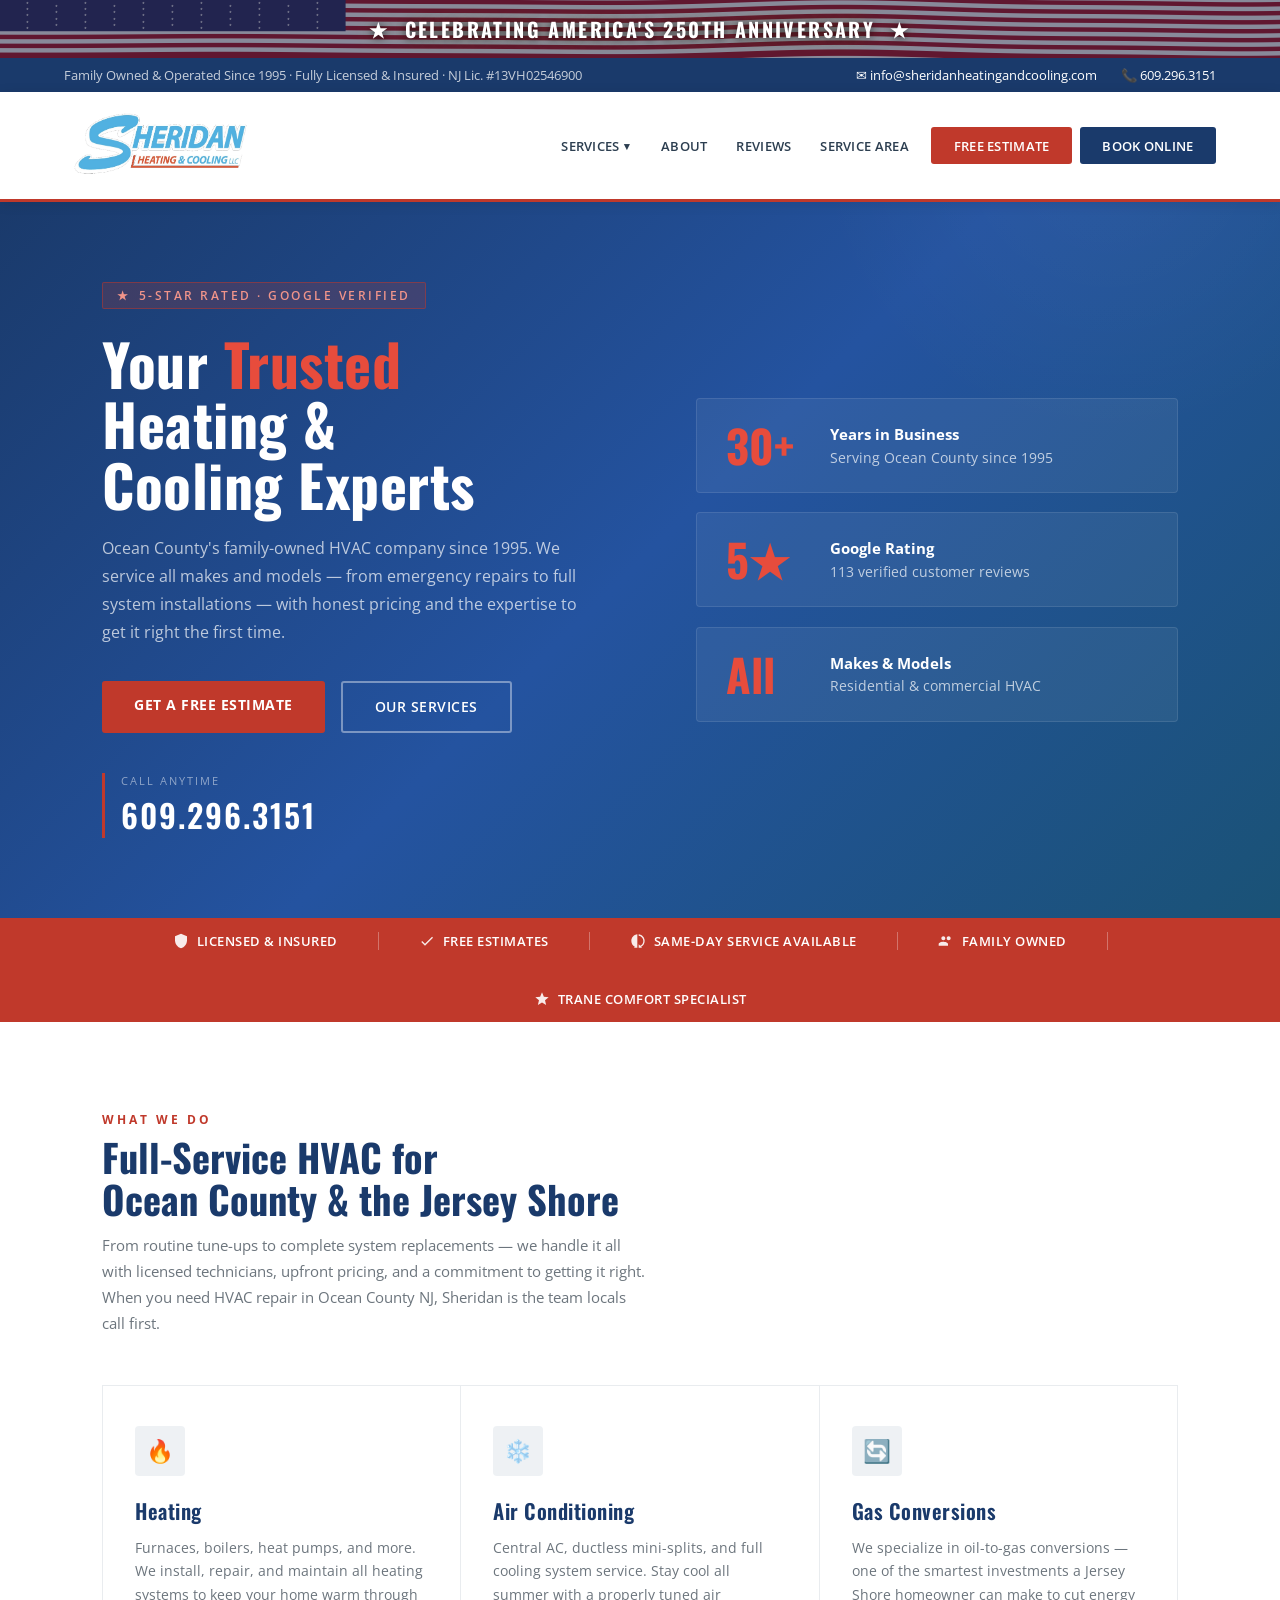
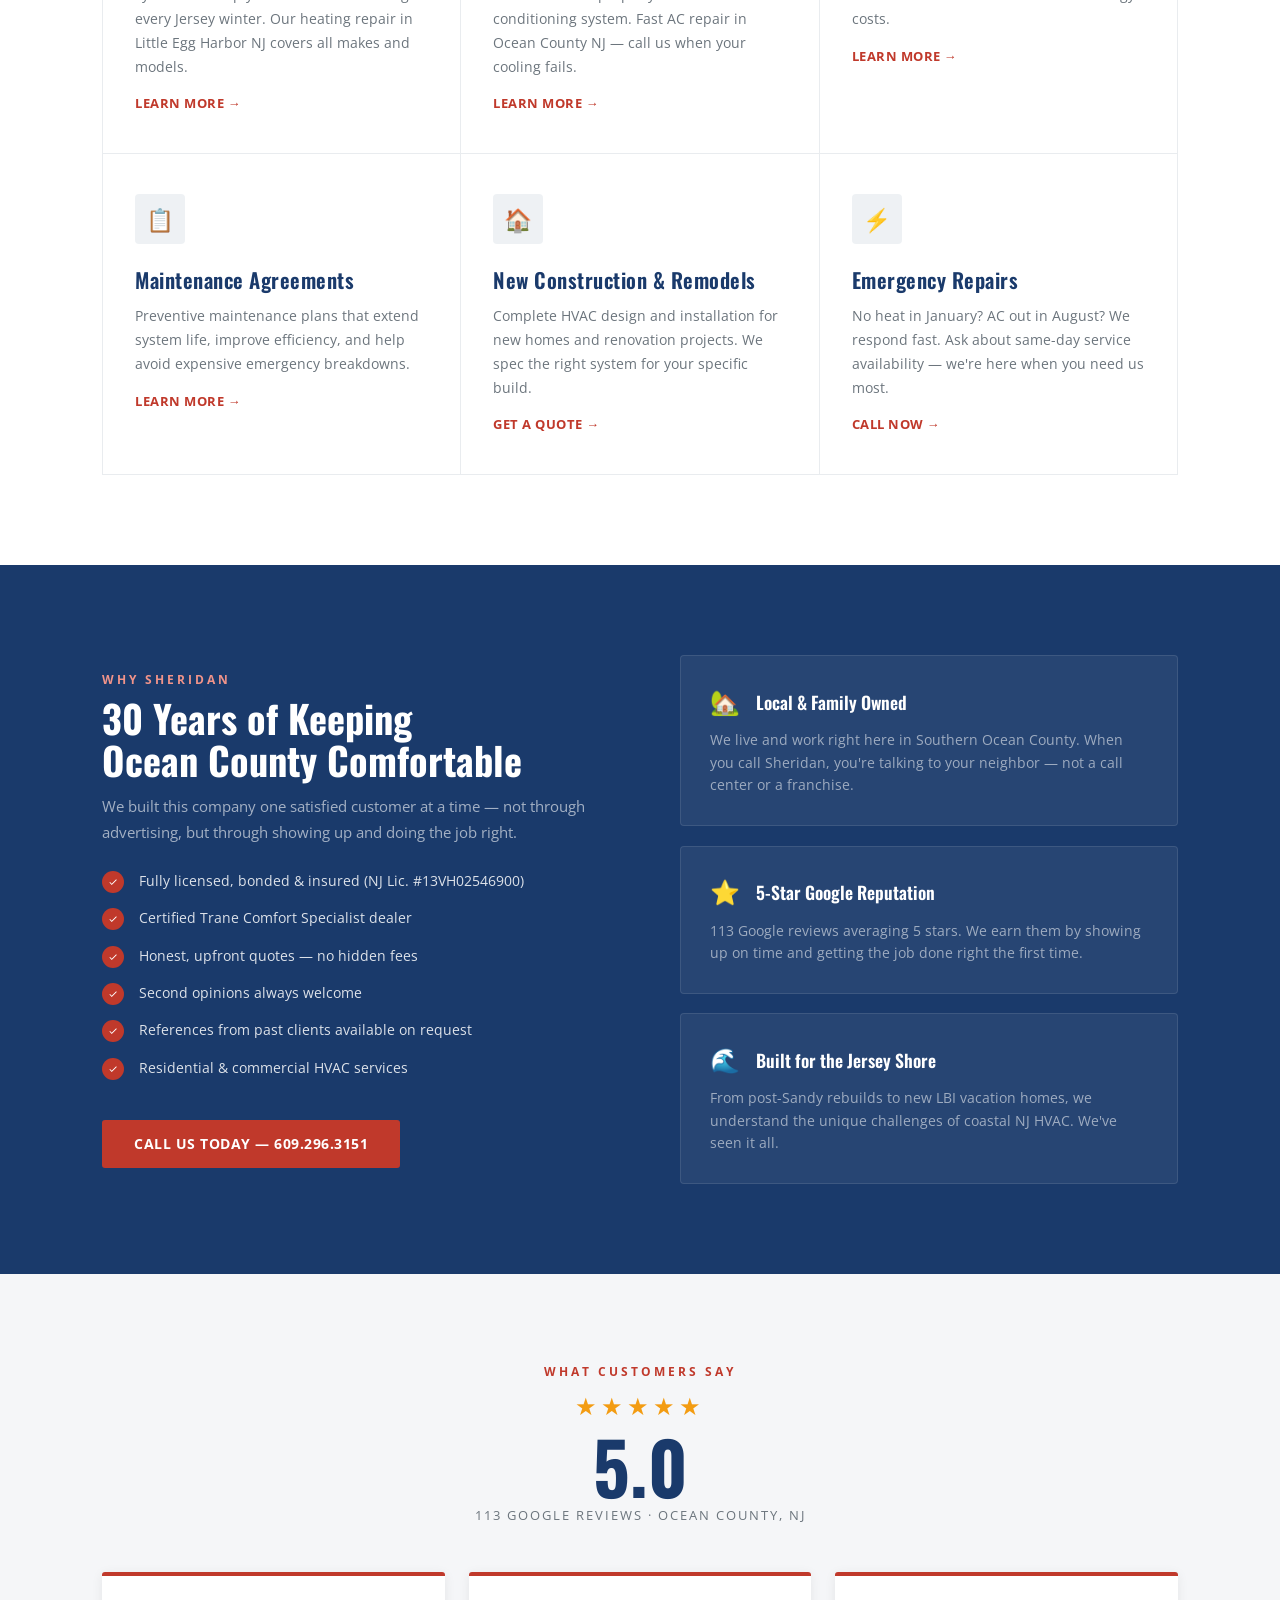
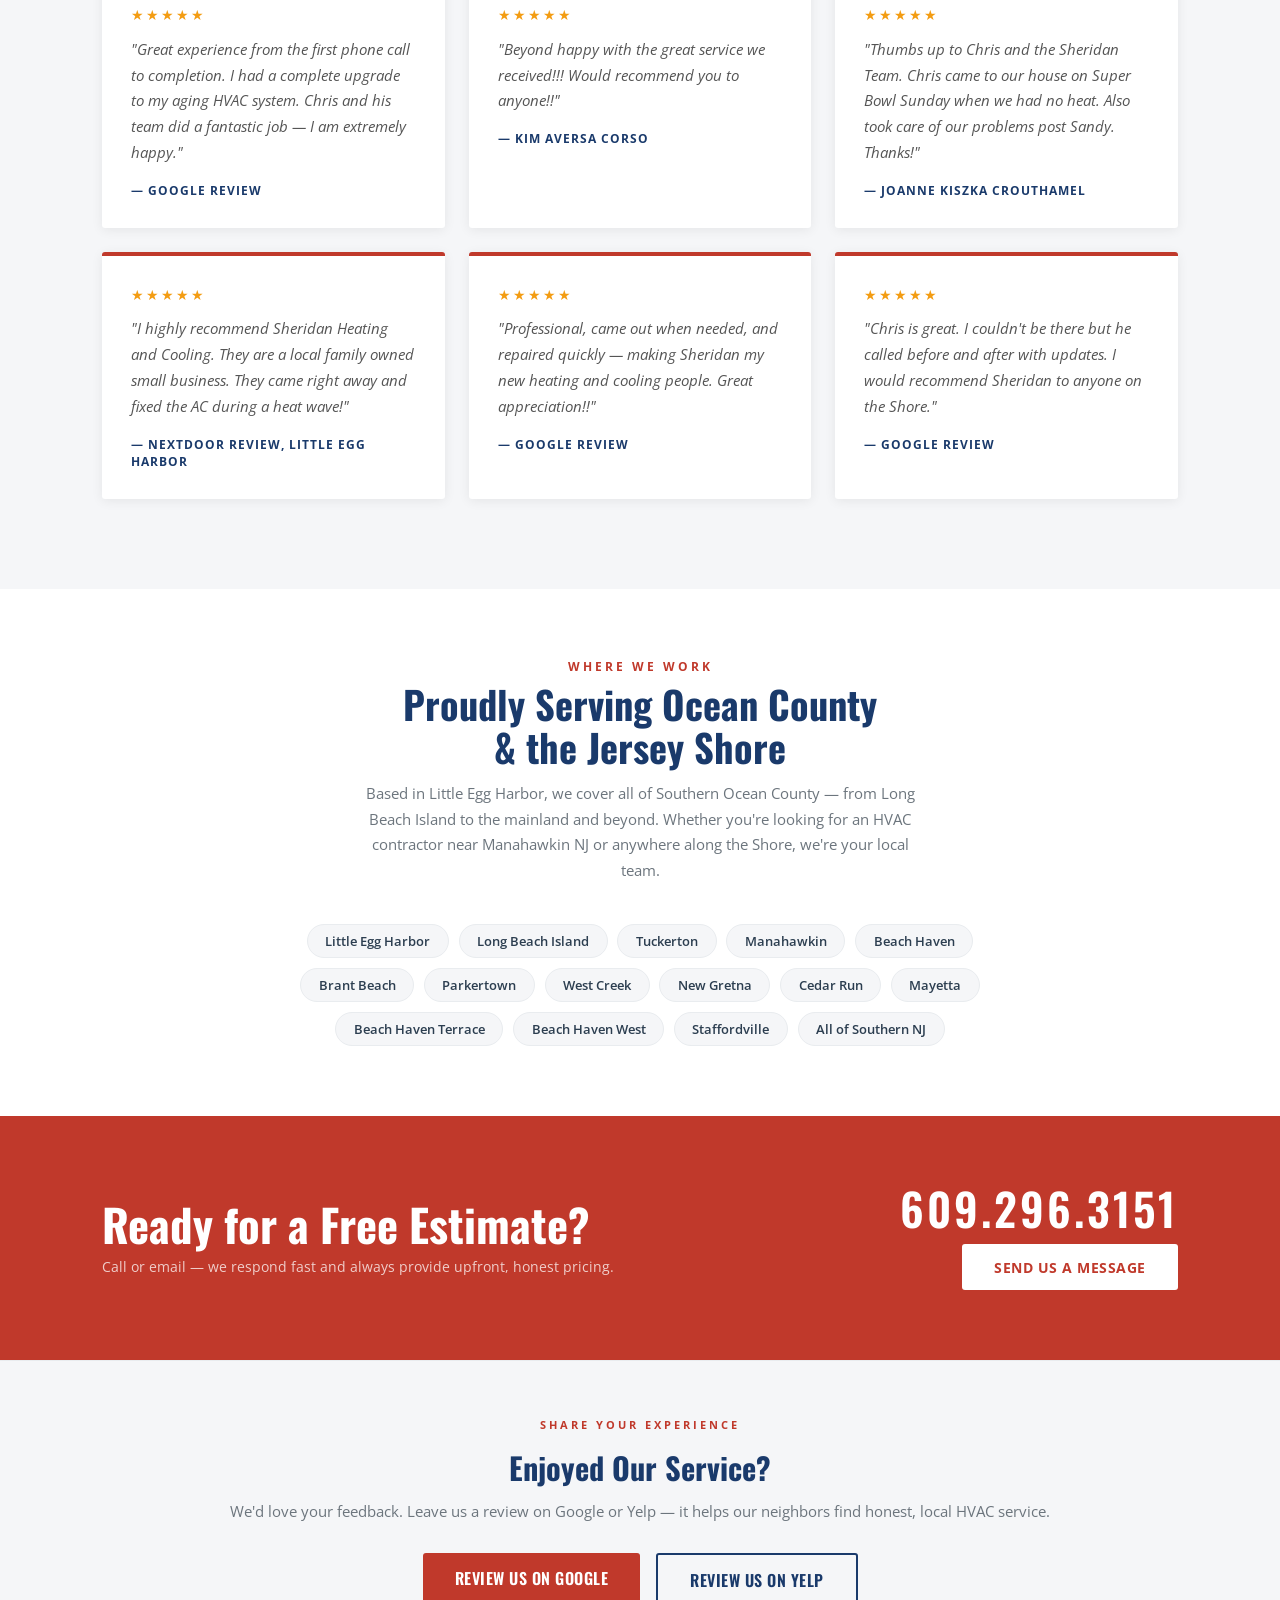
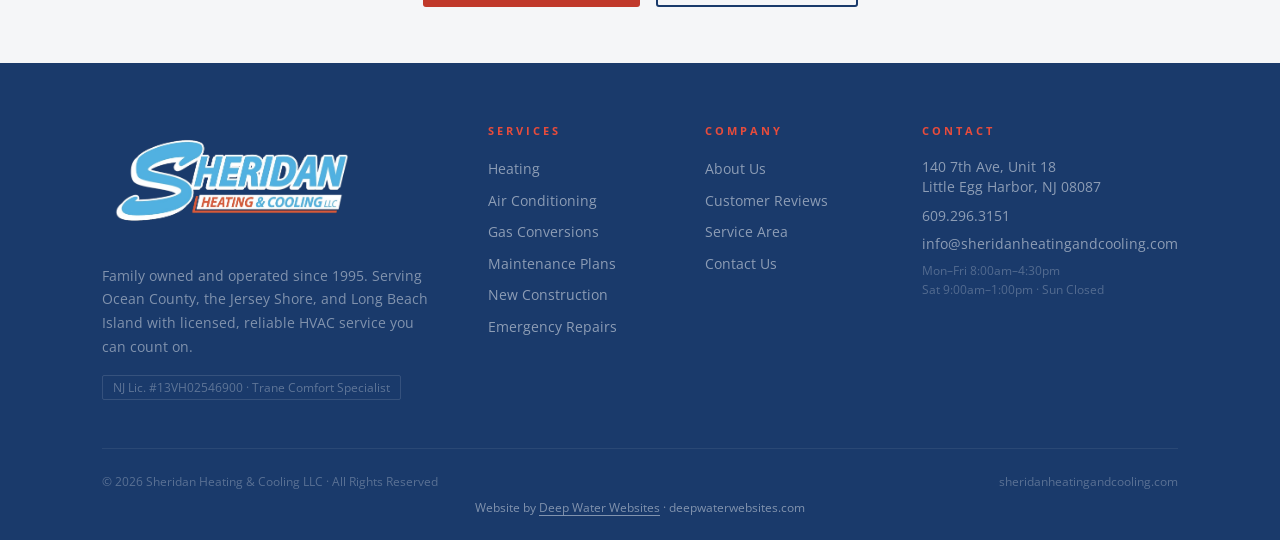
<file: index.html>
<!DOCTYPE html>
<html lang="en">
<head>
<meta charset="UTF-8">
<meta name="viewport" content="width=device-width, initial-scale=1.0">
<title>Sheridan Heating &amp; Cooling | HVAC Service in Ocean County NJ</title>
<meta name="description" content="Family-owned HVAC company serving Ocean County NJ since 1995. Heating, cooling, gas conversions, and maintenance. Call 609.296.3151 for fast, honest service.">
<meta property="og:title" content="Sheridan Heating &amp; Cooling | Ocean County NJ HVAC">
<meta property="og:description" content="Family-owned HVAC since 1995. Heating, cooling, gas conversions &amp; maintenance. 5-star rated. Serving Little Egg Harbor, LBI &amp; all of Ocean County.">
<meta property="og:type" content="website">
<link rel="canonical" href="https://www.sheridanheatingandcooling.com/">
<link rel="preconnect" href="https://fonts.googleapis.com">
<link href="https://fonts.googleapis.com/css2?family=Oswald:wght@400;500;600;700&family=Open+Sans:ital,wght@0,300;0,400;0,600;1,400&display=swap" rel="stylesheet">
<link rel="stylesheet" href="styles.css">
<script type="application/ld+json">
{
  "@context": "https://schema.org",
  "@type": "HVACBusiness",
  "name": "Sheridan Heating & Cooling",
  "description": "Family-owned HVAC company serving Ocean County NJ since 1995. Specializing in heating repair, AC repair, oil-to-gas conversions, and maintenance agreements for residential and commercial customers.",
  "url": "https://www.sheridanheatingandcooling.com",
  "telephone": "+16092963151",
  "email": "info@sheridanheatingandcooling.com",
  "priceRange": "$$",
  "logo": {
    "@type": "ImageObject",
    "url": "https://www.sheridanheatingandcooling.com/logo.png"
  },
  "address": {
    "@type": "PostalAddress",
    "streetAddress": "140 7th Ave, Unit 18",
    "addressLocality": "Little Egg Harbor",
    "addressRegion": "NJ",
    "postalCode": "08087",
    "addressCountry": "US"
  },
  "openingHoursSpecification": [
    {
      "@type": "OpeningHoursSpecification",
      "dayOfWeek": ["Monday","Tuesday","Wednesday","Thursday","Friday"],
      "opens": "08:00",
      "closes": "16:30"
    },
    {
      "@type": "OpeningHoursSpecification",
      "dayOfWeek": "Saturday",
      "opens": "09:00",
      "closes": "13:00"
    }
  ],
  "areaServed": [
    "Little Egg Harbor, NJ",
    "Long Beach Island, NJ",
    "Tuckerton, NJ",
    "Manahawkin, NJ",
    "Beach Haven, NJ",
    "Barnegat, NJ",
    "Stafford Township, NJ",
    "Brant Beach, NJ",
    "West Creek, NJ",
    "Toms River, NJ",
    "Ocean County, NJ"
  ],
  "aggregateRating": {
    "@type": "AggregateRating",
    "ratingValue": "5.0",
    "reviewCount": "113",
    "bestRating": "5"
  },
  "sameAs": [
    "https://www.yelp.com/biz/sheridan-heating-and-cooling-little-egg-harbor-2"
  ]
}
</script>
</head>
<body>

<!-- 250TH ANNIVERSARY BANNER -->
<div class="ann-banner" aria-label="Celebrating America's 250th Anniversary">
  <canvas id="ann-flag-canvas" class="ann-flag-canvas" aria-hidden="true"></canvas>
  <div class="ann-overlay" aria-hidden="true"></div>
  <div class="ann-content">
    <p class="ann-text">★&nbsp;&nbsp;Celebrating America's 250th Anniversary&nbsp;&nbsp;★</p>
  </div>
</div>

<style>
.ann-banner {
  position: relative;
  height: 58px;
  overflow: hidden;
  z-index: 100;
}
.ann-flag-canvas {
  position: absolute;
  inset: 0;
  width: 100%;
  height: 100%;
  display: block;
}
.ann-overlay {
  position: absolute;
  inset: 0;
  background: rgba(8, 12, 45, 0.48);
  pointer-events: none;
}
.ann-content {
  position: absolute;
  inset: 0;
  display: flex;
  align-items: center;
  justify-content: center;
  pointer-events: none;
}
.ann-text {
  margin: 0;
  font-family: 'Oswald', sans-serif;
  font-weight: 700;
  font-size: clamp(13px, 2.4vw, 20px);
  letter-spacing: 0.12em;
  text-transform: uppercase;
  color: #fff;
  text-shadow: 0 1px 8px rgba(0,0,0,0.8), 0 0 24px rgba(255,215,0,0.3);
  white-space: nowrap;
}
@media (max-width: 480px) {
  .ann-text { font-size: 11px; letter-spacing: 0.05em; white-space: normal; text-align: center; padding: 0 8px; }
}
</style>

<script>
(function () {
  const canvas = document.getElementById('ann-flag-canvas');
  const ctx = canvas.getContext('2d');

  const STRIPES = [
    '#B22234','#FFFFFF','#B22234','#FFFFFF','#B22234','#FFFFFF','#B22234',
    '#FFFFFF','#B22234','#FFFFFF','#B22234','#FFFFFF','#B22234'
  ];

  function resize() {
    canvas.width  = canvas.offsetWidth;
    canvas.height = canvas.offsetHeight;
  }
  resize();
  window.addEventListener('resize', resize);

  function draw(ts) {
    const W = canvas.width;
    const H = canvas.height;
    if (!W || !H) { requestAnimationFrame(draw); return; }

    const t         = ts / 1000;
    const stripeH   = H / 13;
    // Natural wave: left edge barely moves, amplitude grows toward the right
    const maxAmp    = stripeH * 1.1;
    const freq      = 2.0;   // wave cycles across the banner
    const speed     = 1.6;   // wave travel speed

    ctx.clearRect(0, 0, W, H);

    for (let x = 0; x < W; x++) {
      // Amplitude grows from 0 at left to maxAmp at right (flag attached on left)
      const amp = maxAmp * (x / W);
      // Primary wave + slight secondary harmonic for organic feel
      const dy = amp * (
        0.75 * Math.sin((x / W) * Math.PI * freq * 2 - t * speed) +
        0.25 * Math.sin((x / W) * Math.PI * freq * 4 - t * speed * 1.4)
      );

      for (let s = 0; s < 13; s++) {
        ctx.fillStyle = STRIPES[s];
        // +2px overlap removes seam lines between columns
        ctx.fillRect(x, s * stripeH + dy - 1, 1, stripeH + 2);
      }
    }

    // Canton — blue field, top-left, standard proportions
    const cW = W * 0.27;
    const cH = stripeH * 7;
    ctx.fillStyle = '#3C3B6E';
    ctx.fillRect(0, 0, cW, cH);

    // 50-star field — correct US flag geometry:
    // 9 rows alternating 6 and 5 stars, staggered by half a column
    // Horizontal: 6-star rows set the column spacing; 5-star rows offset by half
    // Vertical: equal spacing with 10% top/bottom padding
    const starSize = Math.max(3, Math.min(cH / 10.5, 7));
    ctx.font = 'bold ' + starSize + 'px serif';
    ctx.fillStyle = '#FFFFFF';
    ctx.textAlign = 'center';
    ctx.textBaseline = 'middle';

    const numRows   = 9;
    const starRows  = [6,5,6,5,6,5,6,5,6];
    const vPad      = cH * 0.10;
    const rowSpacing = (cH - 2 * vPad) / (numRows - 1);
    const hPad      = cW * 0.08;
    const colSpacing = (cW - 2 * hPad) / 5; // gap between 6-star positions

    for (let r = 0; r < numRows; r++) {
      const count  = starRows[r];
      const offset = count === 6 ? 0 : colSpacing / 2; // stagger 5-star rows
      const y      = vPad + r * rowSpacing;
      for (let c = 0; c < count; c++) {
        const x = hPad + offset + c * colSpacing;
        ctx.fillText('★', x, y);
      }
    }

    requestAnimationFrame(draw);
  }

  requestAnimationFrame(draw);
})();
</script>

<!-- TOP BAR -->
<div class="top-bar">
  <div class="top-bar-left">Family Owned &amp; Operated Since 1995 &middot; Fully Licensed &amp; Insured &middot; NJ Lic. #13VH02546900</div>
  <div class="top-bar-right">
    <a href="mailto:info@sheridanheatingandcooling.com">&#9993; info@sheridanheatingandcooling.com</a>
    <a href="tel:6092963151">&#128222; 609.296.3151</a>
  </div>
</div>

<!-- NAV -->
<nav>
  <a href="index.html" class="nav-logo">
    <img src="sheridan-logo.png" alt="Sheridan Heating &amp; Cooling">
  </a>
  <button class="nav-toggle" aria-label="Open navigation" aria-expanded="false">
    <span></span><span></span><span></span>
  </button>
  <ul class="nav-links">
    <li class="has-dropdown">
      <a href="#">Services <span class="caret">&#9660;</span></a>
      <ul class="dropdown">
        <li><a href="heating.html">Heating</a></li>
        <li><a href="cooling.html">Air Conditioning</a></li>
        <li><a href="gas-conversions.html">Gas Conversions</a></li>
        <li><a href="maintenance-agreements.html">Maintenance Plans</a></li>
      </ul>
    </li>
    <li><a href="about.html">About</a></li>
    <li><a href="index.html#reviews">Reviews</a></li>
    <li><a href="index.html#areas">Service Area</a></li>
    <li><a href="contact.html" class="nav-cta">Free Estimate</a></li>
    <li><a href="contact.html" class="nav-book">Book Online</a></li>
  </ul>
</nav>

<!-- HERO -->
<section class="hero">
  <div class="hero-left">
    <div class="hero-eyebrow animate-1">5-Star Rated &middot; Google Verified</div>
    <h1 class="hero-title animate-2">
      Your <span class="red">Trusted</span><br>
      Heating &amp;<br>Cooling Experts
    </h1>
    <p class="hero-desc animate-3">Ocean County's family-owned HVAC company since 1995. We service all makes and models &mdash; from emergency repairs to full system installations &mdash; with honest pricing and the expertise to get it right the first time.</p>
    <div class="hero-btns animate-4">
      <a href="contact.html" class="btn-red">Get a Free Estimate</a>
      <a href="#services" class="btn-outline-white">Our Services</a>
      <a href="contact.html" class="btn-book-mobile">Book Online</a>
    </div>
    <div class="hero-phone-block animate-5">
      <div class="hero-phone-label">Call Anytime</div>
      <a href="tel:6092963151" class="hero-phone">609.296.3151</a>
    </div>
  </div>
  <div class="hero-stats">
    <div class="hero-stat">
      <div class="hero-stat-num">30+</div>
      <div class="hero-stat-label"><strong>Years in Business</strong>Serving Ocean County since 1995</div>
    </div>
    <div class="hero-stat">
      <div class="hero-stat-num">5&#9733;</div>
      <div class="hero-stat-label"><strong>Google Rating</strong>113 verified customer reviews</div>
    </div>
    <div class="hero-stat">
      <div class="hero-stat-num">All</div>
      <div class="hero-stat-label"><strong>Makes &amp; Models</strong>Residential &amp; commercial HVAC</div>
    </div>
  </div>
</section>

<!-- TRUST STRIP -->
<div class="trust-strip">
  <div class="trust-item"><svg viewBox="0 0 24 24"><path d="M12 1L3 5v6c0 5.5 3.8 10.7 9 12 5.2-1.3 9-6.5 9-12V5l-9-4z"/></svg> Licensed &amp; Insured</div>
  <div class="trust-divider"></div>
  <div class="trust-item"><svg viewBox="0 0 24 24"><path d="M9 16.17L4.83 12l-1.42 1.41L9 19 21 7l-1.41-1.41z"/></svg> Free Estimates</div>
  <div class="trust-divider"></div>
  <div class="trust-item"><svg viewBox="0 0 24 24"><path d="M13 2.05v2.02c3.95.49 7 3.85 7 7.93 0 3.21-1.81 6-4.72 7.28L13 17v5h5l-1.22-1.22C19.91 19.07 22 15.76 22 12c0-5.18-3.95-9.45-9-9.95zM11 2.05C5.95 2.55 2 6.82 2 12c0 3.76 2.09 7.07 5.22 8.78L6 22h5V2.05z"/></svg> Same-Day Service Available</div>
  <div class="trust-divider"></div>
  <div class="trust-item"><svg viewBox="0 0 24 24"><path d="M16 11c1.66 0 2.99-1.34 2.99-3S17.66 5 16 5c-1.66 0-3 1.34-3 3s1.34 3 3 3zm-8 0c1.66 0 2.99-1.34 2.99-3S9.66 5 8 5C6.34 5 5 6.34 5 8s1.34 3 3 3zm0 2c-2.33 0-7 1.17-7 3.5V19h14v-2.5c0-2.33-4.67-3.5-7-3.5z"/></svg> Family Owned</div>
  <div class="trust-divider"></div>
  <div class="trust-item"><svg viewBox="0 0 24 24"><path d="M12 17.27L18.18 21l-1.64-7.03L22 9.24l-7.19-.61L12 2 9.19 8.63 2 9.24l5.46 4.73L5.82 21z"/></svg> Trane Comfort Specialist</div>
</div>

<!-- SERVICES -->
<section class="services" id="services">
  <div class="services-intro">
    <div class="section-tag">What We Do</div>
    <h2 class="section-title">Full-Service HVAC for<br>Ocean County &amp; the Jersey Shore</h2>
    <p class="section-sub" style="max-width:550px;">From routine tune-ups to complete system replacements &mdash; we handle it all with licensed technicians, upfront pricing, and a commitment to getting it right. When you need HVAC repair in Ocean County NJ, Sheridan is the team locals call first.</p>
  </div>
  <div class="services-grid">
    <div class="svc-card">
      <div class="svc-icon">&#128293;</div>
      <div class="svc-name">Heating</div>
      <p class="svc-desc">Furnaces, boilers, heat pumps, and more. We install, repair, and maintain all heating systems to keep your home warm through every Jersey winter. Our heating repair in Little Egg Harbor NJ covers all makes and models.</p>
      <a href="heating.html" class="svc-link">Learn More &rarr;</a>
    </div>
    <div class="svc-card">
      <div class="svc-icon">&#10052;&#65039;</div>
      <div class="svc-name">Air Conditioning</div>
      <p class="svc-desc">Central AC, ductless mini-splits, and full cooling system service. Stay cool all summer with a properly tuned air conditioning system. Fast AC repair in Ocean County NJ &mdash; call us when your cooling fails.</p>
      <a href="cooling.html" class="svc-link">Learn More &rarr;</a>
    </div>
    <div class="svc-card">
      <div class="svc-icon">&#128260;</div>
      <div class="svc-name">Gas Conversions</div>
      <p class="svc-desc">We specialize in oil-to-gas conversions &mdash; one of the smartest investments a Jersey Shore homeowner can make to cut energy costs.</p>
      <a href="gas-conversions.html" class="svc-link">Learn More &rarr;</a>
    </div>
    <div class="svc-card">
      <div class="svc-icon">&#128203;</div>
      <div class="svc-name">Maintenance Agreements</div>
      <p class="svc-desc">Preventive maintenance plans that extend system life, improve efficiency, and help avoid expensive emergency breakdowns.</p>
      <a href="maintenance-agreements.html" class="svc-link">Learn More &rarr;</a>
    </div>
    <div class="svc-card">
      <div class="svc-icon">&#127968;</div>
      <div class="svc-name">New Construction &amp; Remodels</div>
      <p class="svc-desc">Complete HVAC design and installation for new homes and renovation projects. We spec the right system for your specific build.</p>
      <a href="contact.html" class="svc-link">Get a Quote &rarr;</a>
    </div>
    <div class="svc-card">
      <div class="svc-icon">&#9889;</div>
      <div class="svc-name">Emergency Repairs</div>
      <p class="svc-desc">No heat in January? AC out in August? We respond fast. Ask about same-day service availability &mdash; we're here when you need us most.</p>
      <a href="tel:6092963151" class="svc-link">Call Now &rarr;</a>
    </div>
  </div>
</section>

<!-- WHY CHOOSE -->
<section class="why" id="about">
  <div class="why-left">
    <div class="section-tag">Why Sheridan</div>
    <h2 class="section-title">30 Years of Keeping<br>Ocean County Comfortable</h2>
    <p class="section-sub" style="color:rgba(255,255,255,0.6);margin-bottom:0;">We built this company one satisfied customer at a time &mdash; not through advertising, but through showing up and doing the job right.</p>
    <ul class="why-list">
      <li><span class="why-check"><svg viewBox="0 0 24 24"><path d="M9 16.17L4.83 12l-1.42 1.41L9 19 21 7l-1.41-1.41z"/></svg></span>Fully licensed, bonded &amp; insured (NJ Lic. #13VH02546900)</li>
      <li><span class="why-check"><svg viewBox="0 0 24 24"><path d="M9 16.17L4.83 12l-1.42 1.41L9 19 21 7l-1.41-1.41z"/></svg></span>Certified Trane Comfort Specialist dealer</li>
      <li><span class="why-check"><svg viewBox="0 0 24 24"><path d="M9 16.17L4.83 12l-1.42 1.41L9 19 21 7l-1.41-1.41z"/></svg></span>Honest, upfront quotes &mdash; no hidden fees</li>
      <li><span class="why-check"><svg viewBox="0 0 24 24"><path d="M9 16.17L4.83 12l-1.42 1.41L9 19 21 7l-1.41-1.41z"/></svg></span>Second opinions always welcome</li>
      <li><span class="why-check"><svg viewBox="0 0 24 24"><path d="M9 16.17L4.83 12l-1.42 1.41L9 19 21 7l-1.41-1.41z"/></svg></span>References from past clients available on request</li>
      <li><span class="why-check"><svg viewBox="0 0 24 24"><path d="M9 16.17L4.83 12l-1.42 1.41L9 19 21 7l-1.41-1.41z"/></svg></span>Residential &amp; commercial HVAC services</li>
    </ul>
    <a href="tel:6092963151" class="btn-red">Call Us Today &mdash; 609.296.3151</a>
  </div>
  <div class="why-right">
    <div class="why-card"><div class="why-card-head"><span class="why-card-icon">&#127969;</span><span class="why-card-title">Local &amp; Family Owned</span></div><p class="why-card-text">We live and work right here in Southern Ocean County. When you call Sheridan, you're talking to your neighbor &mdash; not a call center or a franchise.</p></div>
    <div class="why-card"><div class="why-card-head"><span class="why-card-icon">&#11088;</span><span class="why-card-title">5-Star Google Reputation</span></div><p class="why-card-text">113 Google reviews averaging 5 stars. We earn them by showing up on time and getting the job done right the first time.</p></div>
    <div class="why-card"><div class="why-card-head"><span class="why-card-icon">&#127754;</span><span class="why-card-title">Built for the Jersey Shore</span></div><p class="why-card-text">From post-Sandy rebuilds to new LBI vacation homes, we understand the unique challenges of coastal NJ HVAC. We've seen it all.</p></div>
  </div>
</section>

<!-- REVIEWS -->
<section class="reviews" id="reviews">
  <div class="reviews-intro">
    <div class="section-tag">What Customers Say</div>
    <div class="star-row">&#9733;&#9733;&#9733;&#9733;&#9733;</div>
    <div class="rating-display">5.0</div>
    <div class="rating-info">113 Google Reviews &middot; Ocean County, NJ</div>
  </div>
  <div class="reviews-grid">
    <div class="review-card"><div class="rev-stars">&#9733;&#9733;&#9733;&#9733;&#9733;</div><p class="rev-text">"Great experience from the first phone call to completion. I had a complete upgrade to my aging HVAC system. Chris and his team did a fantastic job &mdash; I am extremely happy."</p><div class="rev-author">&mdash; Google Review</div></div>
    <div class="review-card"><div class="rev-stars">&#9733;&#9733;&#9733;&#9733;&#9733;</div><p class="rev-text">"Beyond happy with the great service we received!!! Would recommend you to anyone!!"</p><div class="rev-author">&mdash; Kim Aversa Corso</div></div>
    <div class="review-card"><div class="rev-stars">&#9733;&#9733;&#9733;&#9733;&#9733;</div><p class="rev-text">"Thumbs up to Chris and the Sheridan Team. Chris came to our house on Super Bowl Sunday when we had no heat. Also took care of our problems post Sandy. Thanks!"</p><div class="rev-author">&mdash; Joanne Kiszka Crouthamel</div></div>
    <div class="review-card"><div class="rev-stars">&#9733;&#9733;&#9733;&#9733;&#9733;</div><p class="rev-text">"I highly recommend Sheridan Heating and Cooling. They are a local family owned small business. They came right away and fixed the AC during a heat wave!"</p><div class="rev-author">&mdash; Nextdoor Review, Little Egg Harbor</div></div>
    <div class="review-card"><div class="rev-stars">&#9733;&#9733;&#9733;&#9733;&#9733;</div><p class="rev-text">"Professional, came out when needed, and repaired quickly &mdash; making Sheridan my new heating and cooling people. Great appreciation!!"</p><div class="rev-author">&mdash; Google Review</div></div>
    <div class="review-card"><div class="rev-stars">&#9733;&#9733;&#9733;&#9733;&#9733;</div><p class="rev-text">"Chris is great. I couldn't be there but he called before and after with updates. I would recommend Sheridan to anyone on the Shore."</p><div class="rev-author">&mdash; Google Review</div></div>
  </div>
</section>

<!-- SERVICE AREA -->
<section class="area-section" id="areas">
  <div class="section-tag">Where We Work</div>
  <h2 class="section-title">Proudly Serving Ocean County<br>&amp; the Jersey Shore</h2>
  <p class="section-sub">Based in Little Egg Harbor, we cover all of Southern Ocean County &mdash; from Long Beach Island to the mainland and beyond. Whether you're looking for an HVAC contractor near Manahawkin NJ or anywhere along the Shore, we're your local team.</p>
  <div class="area-tags">
    <span class="area-tag">Little Egg Harbor</span><span class="area-tag">Long Beach Island</span><span class="area-tag">Tuckerton</span><span class="area-tag">Manahawkin</span><span class="area-tag">Beach Haven</span><span class="area-tag">Brant Beach</span><span class="area-tag">Parkertown</span><span class="area-tag">West Creek</span><span class="area-tag">New Gretna</span><span class="area-tag">Cedar Run</span><span class="area-tag">Mayetta</span><span class="area-tag">Beach Haven Terrace</span><span class="area-tag">Beach Haven West</span><span class="area-tag">Staffordville</span><span class="area-tag">All of Southern NJ</span>
  </div>
</section>

<!-- CTA BANNER -->
<section class="cta-banner" id="contact">
  <div>
    <h2 class="cta-title">Ready for a Free Estimate?</h2>
    <p class="cta-sub">Call or email &mdash; we respond fast and always provide upfront, honest pricing.</p>
  </div>
  <div class="cta-right">
    <a href="tel:6092963151" class="cta-phone-big">609.296.3151</a>
    <a href="contact.html" class="btn-white">Send Us a Message</a>
  </div>
</section>

<!-- REVIEW CTA -->
<section class="review-cta">
  <div class="review-cta-tag">Share Your Experience</div>
  <h2>Enjoyed Our Service?</h2>
  <p>We'd love your feedback. Leave us a review on Google or Yelp &mdash; it helps our neighbors find honest, local HVAC service.</p>
  <div class="review-cta-btns">
    <a href="https://www.google.com/search?q=sheridan+heating+and+cooling#lrd=0x89c103b0e59c5ead:0x5eaaf0126b35af16,3,,,," class="btn-review-google" target="_blank" rel="noopener">Review Us on Google</a>
    <a href="https://www.yelp.com/biz/sheridan-heating-and-cooling-little-egg-harbor-2" class="btn-review-yelp" target="_blank" rel="noopener">Review Us on Yelp</a>
  </div>
</section>

<!-- FOOTER -->
<footer>
  <div class="footer-grid">
    <div>
      <a href="index.html" class="footer-logo"><img src="sheridan-logo.png" alt="Sheridan Heating &amp; Cooling"></a>
      <p class="footer-desc">Family owned and operated since 1995. Serving Ocean County, the Jersey Shore, and Long Beach Island with licensed, reliable HVAC service you can count on.</p>
      <span class="footer-lic">NJ Lic. #13VH02546900 &middot; Trane Comfort Specialist</span>
    </div>
    <div class="footer-col">
      <h4>Services</h4>
      <ul>
        <li><a href="heating.html">Heating</a></li>
        <li><a href="cooling.html">Air Conditioning</a></li>
        <li><a href="gas-conversions.html">Gas Conversions</a></li>
        <li><a href="maintenance-agreements.html">Maintenance Plans</a></li>
        <li><a href="contact.html">New Construction</a></li>
        <li><a href="contact.html">Emergency Repairs</a></li>
      </ul>
    </div>
    <div class="footer-col">
      <h4>Company</h4>
      <ul>
        <li><a href="about.html">About Us</a></li>
        <li><a href="index.html#reviews">Customer Reviews</a></li>
        <li><a href="index.html#areas">Service Area</a></li>
        <li><a href="contact.html">Contact Us</a></li>
      </ul>
    </div>
    <div class="footer-col">
      <h4>Contact</h4>
      <div class="contact-line">140 7th Ave, Unit 18<br>Little Egg Harbor, NJ 08087</div>
      <div class="contact-line"><a href="tel:6092963151">609.296.3151</a></div>
      <div class="contact-line"><a href="mailto:info@sheridanheatingandcooling.com">info@sheridanheatingandcooling.com</a></div>
      <div class="contact-line" style="margin-top:0.5rem;font-size:0.78rem;opacity:0.5;">Mon&ndash;Fri 8:00am&ndash;4:30pm<br>Sat 9:00am&ndash;1:00pm &middot; Sun Closed</div>
    </div>
  </div>
  <div class="footer-bottom">
    <p>&copy; 2026 Sheridan Heating &amp; Cooling LLC &middot; All Rights Reserved</p>
    <p>sheridanheatingandcooling.com</p>
  </div>

  <div style="text-align:center;padding:0.6rem 0 0;font-size:12px;color:rgba(255,255,255,0.45);font-family:inherit;">Website by <a href="https://www.deepwaterwebsites.com" target="_blank" rel="noopener noreferrer" style="color:rgba(255,255,255,0.45);text-decoration:underline;text-underline-offset:3px;">Deep Water Websites</a> &middot; deepwaterwebsites.com</div>
</footer>

<script src="main.js"></script>
</body>
</html>
</file>
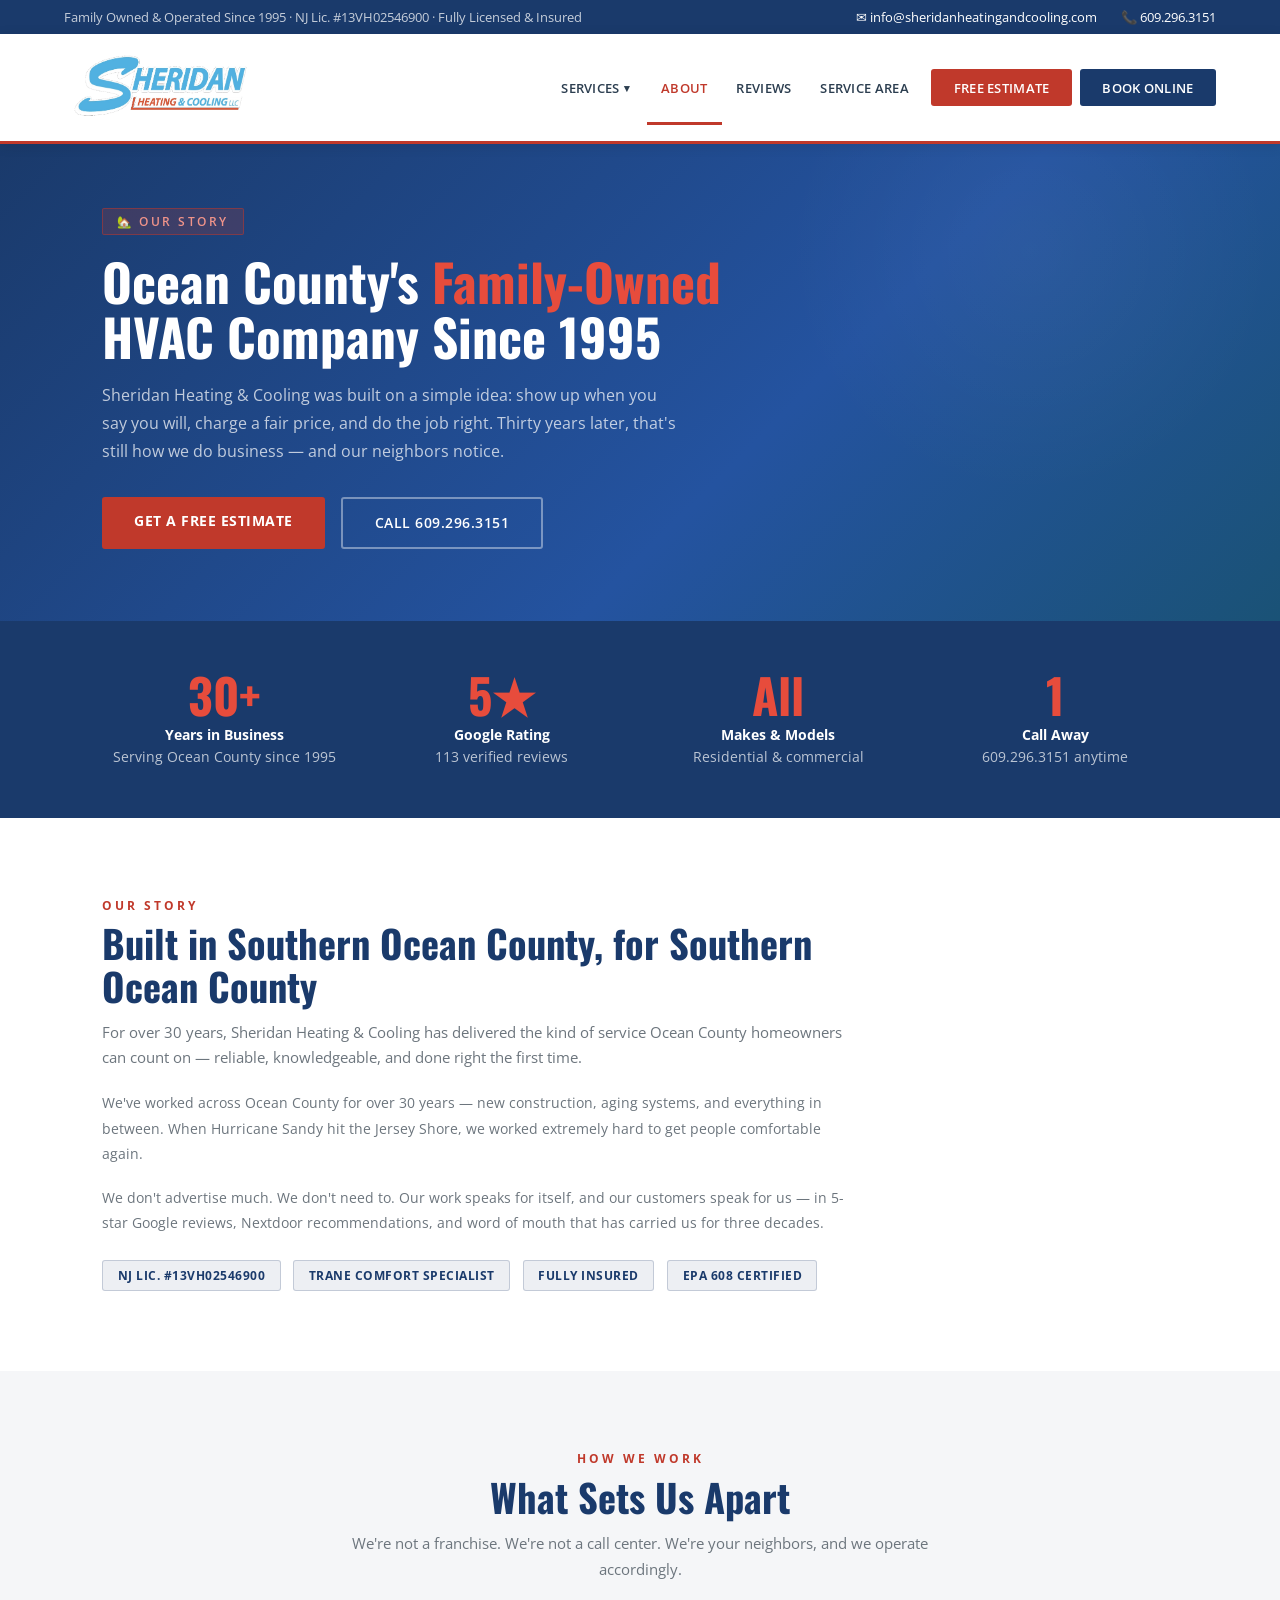
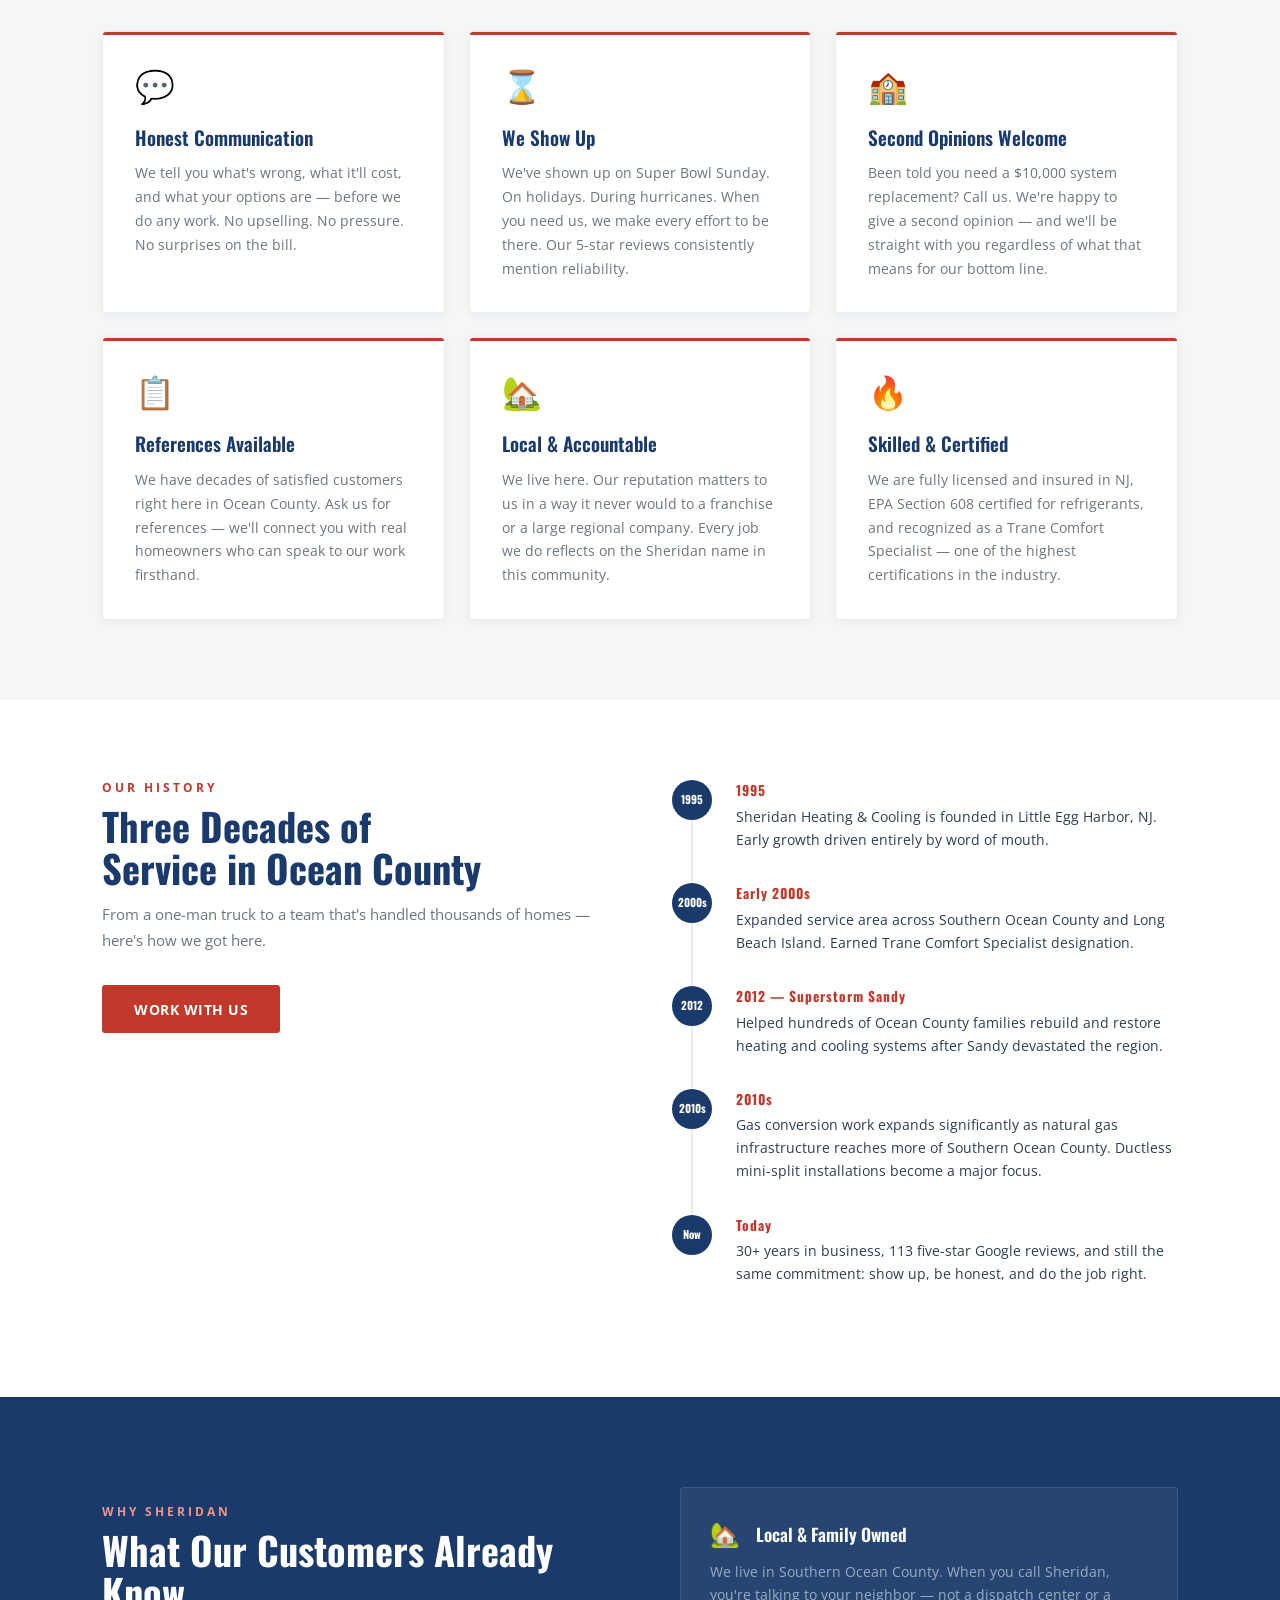
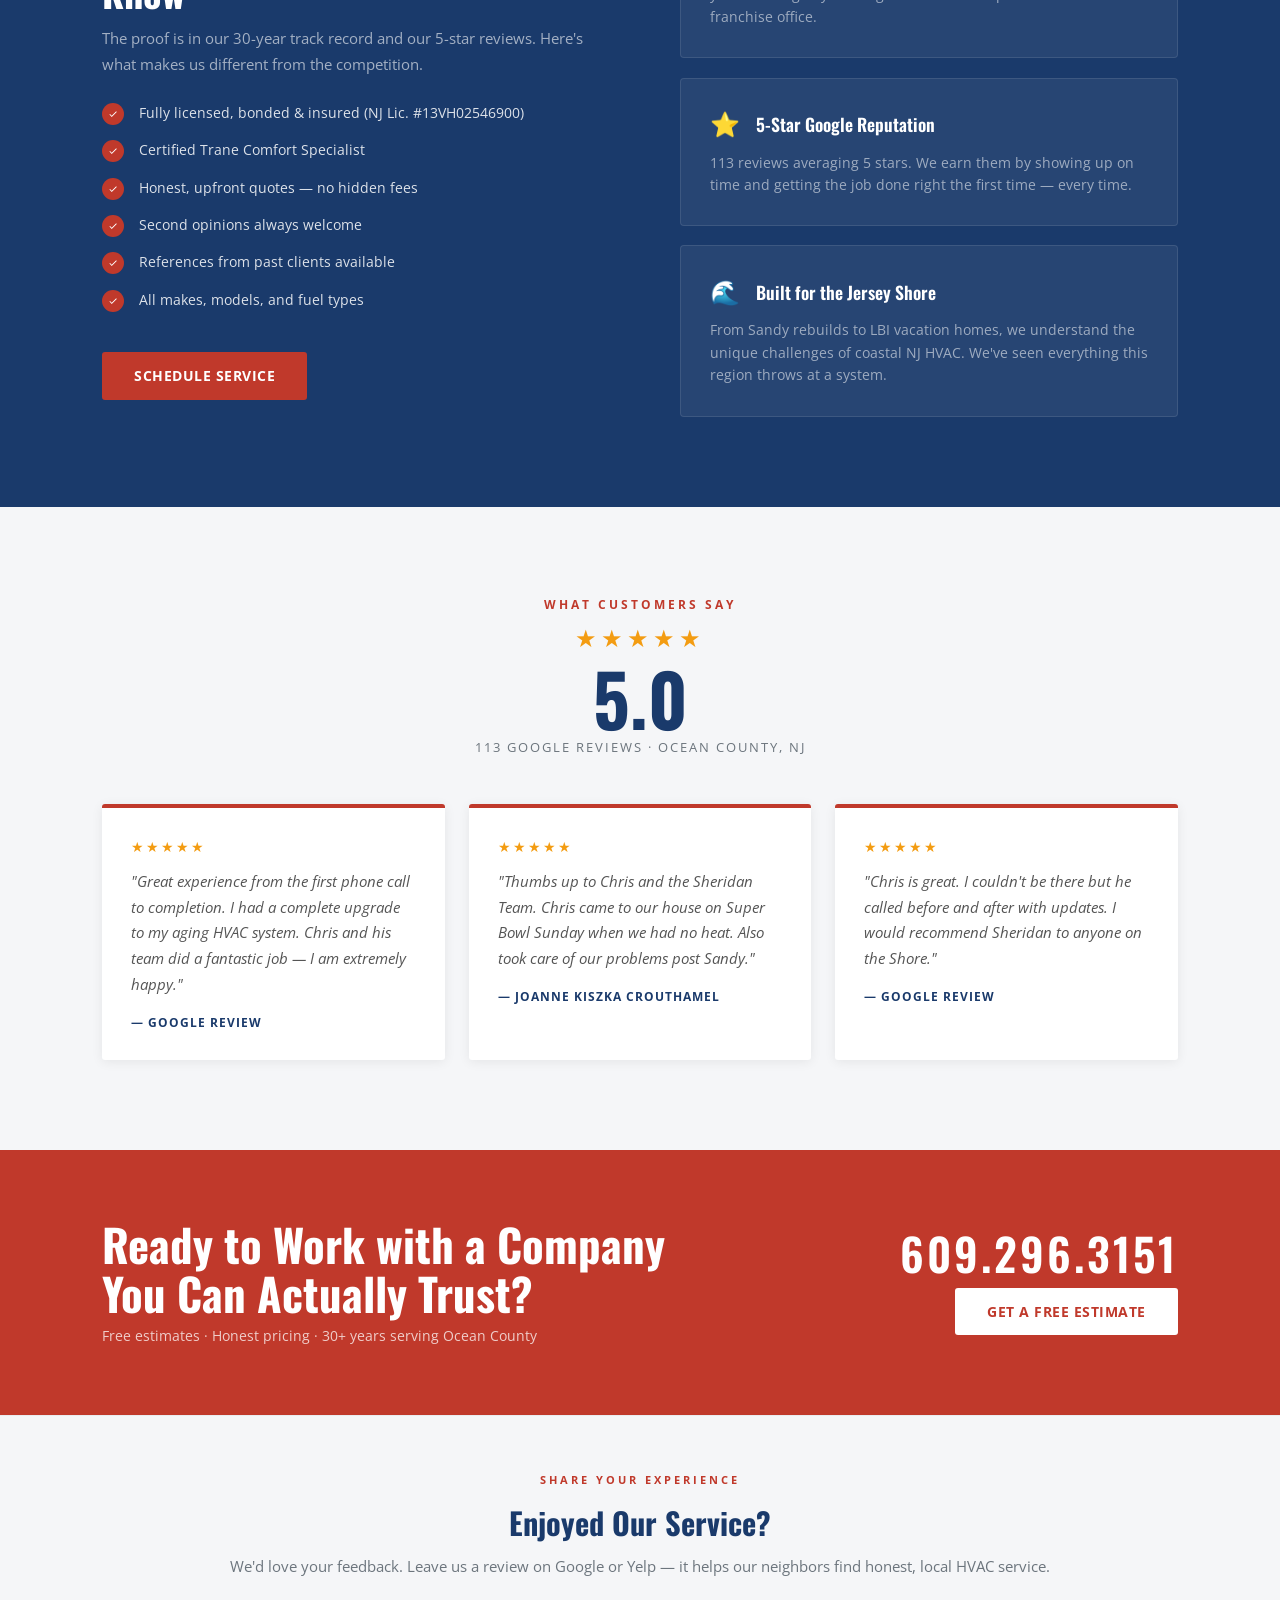
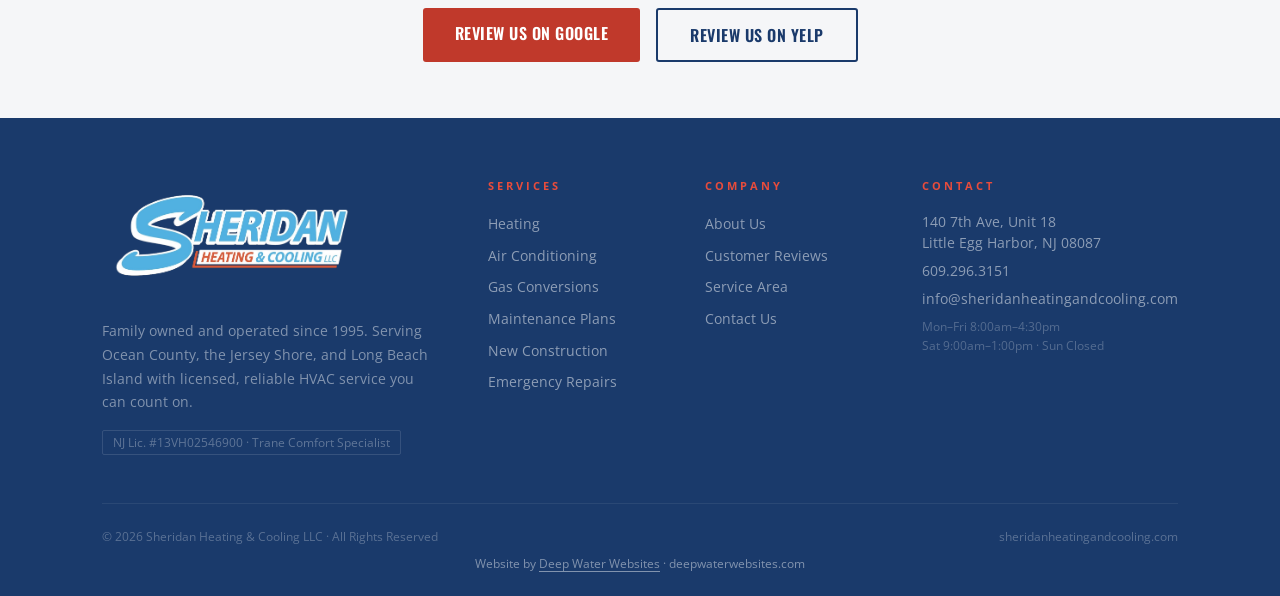
<file: about.html>
<!DOCTYPE html>
<html lang="en">
<head>
<meta charset="UTF-8">
<meta name="viewport" content="width=device-width, initial-scale=1.0">
<title>About Sheridan Heating &amp; Cooling | Ocean County NJ HVAC Since 1995</title>
<meta name="description" content="Learn about Sheridan Heating &amp; Cooling &mdash; Ocean County's family-owned HVAC company since 1995. Licensed, insured, 5-star rated, and committed to honest service.">
<meta property="og:title" content="About Sheridan Heating &amp; Cooling | Ocean County NJ">
<meta property="og:description" content="Family-owned HVAC since 1995. 5-star rated. Trane Comfort Specialist. Serving Ocean County and the Jersey Shore with honest, reliable service.">
<meta property="og:type" content="website">
<link rel="canonical" href="https://www.sheridanheatingandcooling.com/about.html">
<link rel="preconnect" href="https://fonts.googleapis.com">
<link href="https://fonts.googleapis.com/css2?family=Oswald:wght@400;500;600;700&family=Open+Sans:ital,wght@0,300;0,400;0,600;1,400&display=swap" rel="stylesheet">
<link rel="stylesheet" href="styles.css">
</head>
<body>

<!-- TOP BAR -->
<div class="top-bar">
  <div class="top-bar-left">Family Owned &amp; Operated Since 1995 &middot; NJ Lic. #13VH02546900 &middot; Fully Licensed &amp; Insured</div>
  <div class="top-bar-right">
    <a href="mailto:info@sheridanheatingandcooling.com">&#9993; info@sheridanheatingandcooling.com</a>
    <a href="tel:6092963151">&#128222; 609.296.3151</a>
  </div>
</div>

<!-- NAV -->
<nav>
  <a href="index.html" class="nav-logo">
    <img src="sheridan-logo.png" alt="Sheridan Heating &amp; Cooling">
  </a>
  <button class="nav-toggle" aria-label="Open navigation" aria-expanded="false">
    <span></span><span></span><span></span>
  </button>
  <ul class="nav-links">
    <li class="has-dropdown">
      <a href="#">Services <span class="caret">&#9660;</span></a>
      <ul class="dropdown">
        <li><a href="heating.html">Heating</a></li>
        <li><a href="cooling.html">Air Conditioning</a></li>
        <li><a href="gas-conversions.html">Gas Conversions</a></li>
        <li><a href="maintenance-agreements.html">Maintenance Plans</a></li>
      </ul>
    </li>
    <li><a href="about.html" class="active">About</a></li>
    <li><a href="index.html#reviews">Reviews</a></li>
    <li><a href="index.html#areas">Service Area</a></li>
    <li><a href="contact.html" class="nav-cta">Free Estimate</a></li>
    <li><a href="contact.html" class="nav-book">Book Online</a></li>
  </ul>
</nav>

<!-- PAGE HERO -->
<section class="page-hero">
  <div class="page-hero-content">    <div class="page-hero-tag">&#127969; Our Story</div>
    <h1 class="page-hero-title">Ocean County's <span class="red">Family-Owned</span><br>HVAC Company Since 1995</h1>
    <p class="page-hero-desc">Sheridan Heating &amp; Cooling was built on a simple idea: show up when you say you will, charge a fair price, and do the job right. Thirty years later, that's still how we do business &mdash; and our neighbors notice.</p>
    <div class="page-hero-btns">
      <a href="contact.html" class="btn-red">Get a Free Estimate</a>
      <a href="tel:6092963151" class="btn-outline-white">Call 609.296.3151</a>
    </div>
  </div>
</section>

<!-- STATS -->
<div class="stat-strip">
  <div>
    <div class="stat-item-num">30+</div>
    <div class="stat-item-label"><strong>Years in Business</strong>Serving Ocean County since 1995</div>
  </div>
  <div>
    <div class="stat-item-num">5&#9733;</div>
    <div class="stat-item-label"><strong>Google Rating</strong>113 verified reviews</div>
  </div>
  <div>
    <div class="stat-item-num">All</div>
    <div class="stat-item-label"><strong>Makes &amp; Models</strong>Residential &amp; commercial</div>
  </div>
  <div>
    <div class="stat-item-num">1</div>
    <div class="stat-item-label"><strong>Call Away</strong>609.296.3151 anytime</div>
  </div>
</div>

<!-- OUR STORY -->
<section class="section-pad bg-white">
  <div style="max-width:760px;">
    <div class="section-tag">Our Story</div>
    <h2 class="section-title">Built in Southern Ocean County, for Southern Ocean County</h2>
    <p class="section-sub" style="margin-bottom:1.2rem;">For over 30 years, Sheridan Heating &amp; Cooling has delivered the kind of service Ocean County homeowners can count on &mdash; reliable, knowledgeable, and done right the first time.</p>
    <p style="font-size:0.9rem;color:var(--gray);line-height:1.75;margin-bottom:1.2rem;">We've worked across Ocean County for over 30 years &mdash; new construction, aging systems, and everything in between. When Hurricane Sandy hit the Jersey Shore, we worked extremely hard to get people comfortable again.</p>
    <p style="font-size:0.9rem;color:var(--gray);line-height:1.75;margin-bottom:1.5rem;">We don't advertise much. We don't need to. Our work speaks for itself, and our customers speak for us &mdash; in 5-star Google reviews, Nextdoor recommendations, and word of mouth that has carried us for three decades.</p>
    <div class="cert-row">
      <span class="cert-badge">NJ Lic. #13VH02546900</span>
      <span class="cert-badge">Trane Comfort Specialist</span>
      <span class="cert-badge">Fully Insured</span>
      <span class="cert-badge">EPA 608 Certified</span>
    </div>
  </div>
</section>

<!-- OUR VALUES -->
<section class="section-pad bg-offwhite">
  <div class="text-center" style="max-width:640px;margin:0 auto 3rem;">
    <div class="section-tag">How We Work</div>
    <h2 class="section-title">What Sets Us Apart</h2>
    <p class="section-sub">We're not a franchise. We're not a call center. We're your neighbors, and we operate accordingly.</p>
  </div>
  <div class="cards-grid">
    <div class="detail-card">
      <div class="detail-card-icon">&#128172;</div>
      <div class="detail-card-title">Honest Communication</div>
      <p class="detail-card-text">We tell you what's wrong, what it'll cost, and what your options are &mdash; before we do any work. No upselling. No pressure. No surprises on the bill.</p>
    </div>
    <div class="detail-card">
      <div class="detail-card-icon">&#8987;</div>
      <div class="detail-card-title">We Show Up</div>
      <p class="detail-card-text">We've shown up on Super Bowl Sunday. On holidays. During hurricanes. When you need us, we make every effort to be there. Our 5-star reviews consistently mention reliability.</p>
    </div>
    <div class="detail-card">
      <div class="detail-card-icon">&#127979;</div>
      <div class="detail-card-title">Second Opinions Welcome</div>
      <p class="detail-card-text">Been told you need a $10,000 system replacement? Call us. We're happy to give a second opinion &mdash; and we'll be straight with you regardless of what that means for our bottom line.</p>
    </div>
    <div class="detail-card">
      <div class="detail-card-icon">&#128203;</div>
      <div class="detail-card-title">References Available</div>
      <p class="detail-card-text">We have decades of satisfied customers right here in Ocean County. Ask us for references &mdash; we'll connect you with real homeowners who can speak to our work firsthand.</p>
    </div>
    <div class="detail-card">
      <div class="detail-card-icon">&#127969;</div>
      <div class="detail-card-title">Local &amp; Accountable</div>
      <p class="detail-card-text">We live here. Our reputation matters to us in a way it never would to a franchise or a large regional company. Every job we do reflects on the Sheridan name in this community.</p>
    </div>
    <div class="detail-card">
      <div class="detail-card-icon">&#128293;</div>
      <div class="detail-card-title">Skilled &amp; Certified</div>
      <p class="detail-card-text">We are fully licensed and insured in NJ, EPA Section 608 certified for refrigerants, and recognized as a Trane Comfort Specialist &mdash; one of the highest certifications in the industry.</p>
    </div>
  </div>
</section>

<!-- TIMELINE -->
<section class="section-pad bg-white">
  <div class="history-grid">
    <div>
      <div class="section-tag">Our History</div>
      <h2 class="section-title">Three Decades of<br>Service in Ocean County</h2>
      <p class="section-sub" style="margin-bottom:2rem;">From a one-man truck to a team that's handled thousands of homes &mdash; here's how we got here.</p>
      <a href="contact.html" class="btn-red">Work With Us</a>
    </div>
    <div class="timeline">
      <div class="timeline-item">
        <div class="timeline-dot">1995</div>
        <div>
          <div class="timeline-year">1995</div>
          <div class="timeline-text">Sheridan Heating &amp; Cooling is founded in Little Egg Harbor, NJ. Early growth driven entirely by word of mouth.</div>
        </div>
      </div>
      <div class="timeline-item">
        <div class="timeline-dot">2000s</div>
        <div>
          <div class="timeline-year">Early 2000s</div>
          <div class="timeline-text">Expanded service area across Southern Ocean County and Long Beach Island. Earned Trane Comfort Specialist designation.</div>
        </div>
      </div>
      <div class="timeline-item">
        <div class="timeline-dot">2012</div>
        <div>
          <div class="timeline-year">2012 &mdash; Superstorm Sandy</div>
          <div class="timeline-text">Helped hundreds of Ocean County families rebuild and restore heating and cooling systems after Sandy devastated the region.</div>
        </div>
      </div>
      <div class="timeline-item">
        <div class="timeline-dot">2010s</div>
        <div>
          <div class="timeline-year">2010s</div>
          <div class="timeline-text">Gas conversion work expands significantly as natural gas infrastructure reaches more of Southern Ocean County. Ductless mini-split installations become a major focus.</div>
        </div>
      </div>
      <div class="timeline-item">
        <div class="timeline-dot">Now</div>
        <div>
          <div class="timeline-year">Today</div>
          <div class="timeline-text">30+ years in business, 113 five-star Google reviews, and still the same commitment: show up, be honest, and do the job right.</div>
        </div>
      </div>
    </div>
  </div>
</section>

<!-- WHY CHOOSE -->
<section class="why">
  <div class="why-left">
    <div class="section-tag">Why Sheridan</div>
    <h2 class="section-title">What Our Customers Already Know</h2>
    <p class="section-sub" style="color:rgba(255,255,255,0.6);margin-bottom:0;">The proof is in our 30-year track record and our 5-star reviews. Here's what makes us different from the competition.</p>
    <ul class="why-list">
      <li><span class="why-check"><svg viewBox="0 0 24 24"><path d="M9 16.17L4.83 12l-1.42 1.41L9 19 21 7l-1.41-1.41z"/></svg></span>Fully licensed, bonded &amp; insured (NJ Lic. #13VH02546900)</li>
      <li><span class="why-check"><svg viewBox="0 0 24 24"><path d="M9 16.17L4.83 12l-1.42 1.41L9 19 21 7l-1.41-1.41z"/></svg></span>Certified Trane Comfort Specialist</li>
      <li><span class="why-check"><svg viewBox="0 0 24 24"><path d="M9 16.17L4.83 12l-1.42 1.41L9 19 21 7l-1.41-1.41z"/></svg></span>Honest, upfront quotes &mdash; no hidden fees</li>
      <li><span class="why-check"><svg viewBox="0 0 24 24"><path d="M9 16.17L4.83 12l-1.42 1.41L9 19 21 7l-1.41-1.41z"/></svg></span>Second opinions always welcome</li>
      <li><span class="why-check"><svg viewBox="0 0 24 24"><path d="M9 16.17L4.83 12l-1.42 1.41L9 19 21 7l-1.41-1.41z"/></svg></span>References from past clients available</li>
      <li><span class="why-check"><svg viewBox="0 0 24 24"><path d="M9 16.17L4.83 12l-1.42 1.41L9 19 21 7l-1.41-1.41z"/></svg></span>All makes, models, and fuel types</li>
    </ul>
    <a href="contact.html" class="btn-red">Schedule Service</a>
  </div>
  <div class="why-right">
    <div class="why-card"><div class="why-card-head"><span class="why-card-icon">&#127969;</span><span class="why-card-title">Local &amp; Family Owned</span></div><p class="why-card-text">We live in Southern Ocean County. When you call Sheridan, you're talking to your neighbor &mdash; not a dispatch center or a franchise office.</p></div>
    <div class="why-card"><div class="why-card-head"><span class="why-card-icon">&#11088;</span><span class="why-card-title">5-Star Google Reputation</span></div><p class="why-card-text">113 reviews averaging 5 stars. We earn them by showing up on time and getting the job done right the first time &mdash; every time.</p></div>
    <div class="why-card"><div class="why-card-head"><span class="why-card-icon">&#127754;</span><span class="why-card-title">Built for the Jersey Shore</span></div><p class="why-card-text">From Sandy rebuilds to LBI vacation homes, we understand the unique challenges of coastal NJ HVAC. We've seen everything this region throws at a system.</p></div>
  </div>
</section>

<!-- REVIEWS -->
<section class="reviews">
  <div class="reviews-intro">
    <div class="section-tag">What Customers Say</div>
    <div class="star-row">&#9733;&#9733;&#9733;&#9733;&#9733;</div>
    <div class="rating-display">5.0</div>
    <div class="rating-info">113 Google Reviews &middot; Ocean County, NJ</div>
  </div>
  <div class="reviews-grid">
    <div class="review-card"><div class="rev-stars">&#9733;&#9733;&#9733;&#9733;&#9733;</div><p class="rev-text">"Great experience from the first phone call to completion. I had a complete upgrade to my aging HVAC system. Chris and his team did a fantastic job &mdash; I am extremely happy."</p><div class="rev-author">&mdash; Google Review</div></div>
    <div class="review-card"><div class="rev-stars">&#9733;&#9733;&#9733;&#9733;&#9733;</div><p class="rev-text">"Thumbs up to Chris and the Sheridan Team. Chris came to our house on Super Bowl Sunday when we had no heat. Also took care of our problems post Sandy."</p><div class="rev-author">&mdash; Joanne Kiszka Crouthamel</div></div>
    <div class="review-card"><div class="rev-stars">&#9733;&#9733;&#9733;&#9733;&#9733;</div><p class="rev-text">"Chris is great. I couldn't be there but he called before and after with updates. I would recommend Sheridan to anyone on the Shore."</p><div class="rev-author">&mdash; Google Review</div></div>
  </div>
</section>

<!-- CTA -->
<section class="cta-banner">
  <div>
    <h2 class="cta-title">Ready to Work with a Company<br>You Can Actually Trust?</h2>
    <p class="cta-sub">Free estimates &middot; Honest pricing &middot; 30+ years serving Ocean County</p>
  </div>
  <div class="cta-right">
    <a href="tel:6092963151" class="cta-phone-big">609.296.3151</a>
    <a href="contact.html" class="btn-white">Get a Free Estimate</a>
  </div>
</section>

<!-- REVIEW CTA -->
<section class="review-cta">
  <div class="review-cta-tag">Share Your Experience</div>
  <h2>Enjoyed Our Service?</h2>
  <p>We'd love your feedback. Leave us a review on Google or Yelp &mdash; it helps our neighbors find honest, local HVAC service.</p>
  <div class="review-cta-btns">
    <a href="https://www.google.com/search?q=sheridan+heating+and+cooling#lrd=0x89c103b0e59c5ead:0x5eaaf0126b35af16,3,,,," class="btn-review-google" target="_blank" rel="noopener">Review Us on Google</a>
    <a href="https://www.yelp.com/biz/sheridan-heating-and-cooling-little-egg-harbor-2" class="btn-review-yelp" target="_blank" rel="noopener">Review Us on Yelp</a>
  </div>
</section>

<!-- FOOTER -->
<footer>
  <div class="footer-grid">
    <div>
      <a href="index.html" class="footer-logo"><img src="sheridan-logo.png" alt="Sheridan Heating &amp; Cooling"></a>
      <p class="footer-desc">Family owned and operated since 1995. Serving Ocean County, the Jersey Shore, and Long Beach Island with licensed, reliable HVAC service you can count on.</p>
      <span class="footer-lic">NJ Lic. #13VH02546900 &middot; Trane Comfort Specialist</span>
    </div>
    <div class="footer-col">
      <h4>Services</h4>
      <ul>
        <li><a href="heating.html">Heating</a></li>
        <li><a href="cooling.html">Air Conditioning</a></li>
        <li><a href="gas-conversions.html">Gas Conversions</a></li>
        <li><a href="maintenance-agreements.html">Maintenance Plans</a></li>
        <li><a href="contact.html">New Construction</a></li>
        <li><a href="contact.html">Emergency Repairs</a></li>
      </ul>
    </div>
    <div class="footer-col">
      <h4>Company</h4>
      <ul>
        <li><a href="about.html">About Us</a></li>
        <li><a href="index.html#reviews">Customer Reviews</a></li>
        <li><a href="index.html#areas">Service Area</a></li>
        <li><a href="contact.html">Contact Us</a></li>
      </ul>
    </div>
    <div class="footer-col">
      <h4>Contact</h4>
      <div class="contact-line">140 7th Ave, Unit 18<br>Little Egg Harbor, NJ 08087</div>
      <div class="contact-line"><a href="tel:6092963151">609.296.3151</a></div>
      <div class="contact-line"><a href="mailto:info@sheridanheatingandcooling.com">info@sheridanheatingandcooling.com</a></div>
      <div class="contact-line" style="margin-top:0.5rem;font-size:0.78rem;opacity:0.5;">Mon&ndash;Fri 8:00am&ndash;4:30pm<br>Sat 9:00am&ndash;1:00pm &middot; Sun Closed</div>
    </div>
  </div>
  <div class="footer-bottom">
    <p>&copy; 2026 Sheridan Heating &amp; Cooling LLC &middot; All Rights Reserved</p>
    <p>sheridanheatingandcooling.com</p>
  </div>

  <div style="text-align:center;padding:0.6rem 0 0;font-size:12px;color:rgba(255,255,255,0.45);font-family:inherit;">Website by <a href="https://www.deepwaterwebsites.com" target="_blank" rel="noopener noreferrer" style="color:rgba(255,255,255,0.45);text-decoration:underline;text-underline-offset:3px;">Deep Water Websites</a> &middot; deepwaterwebsites.com</div>
</footer>

<script src="main.js"></script>
</body>
</html>
</file>
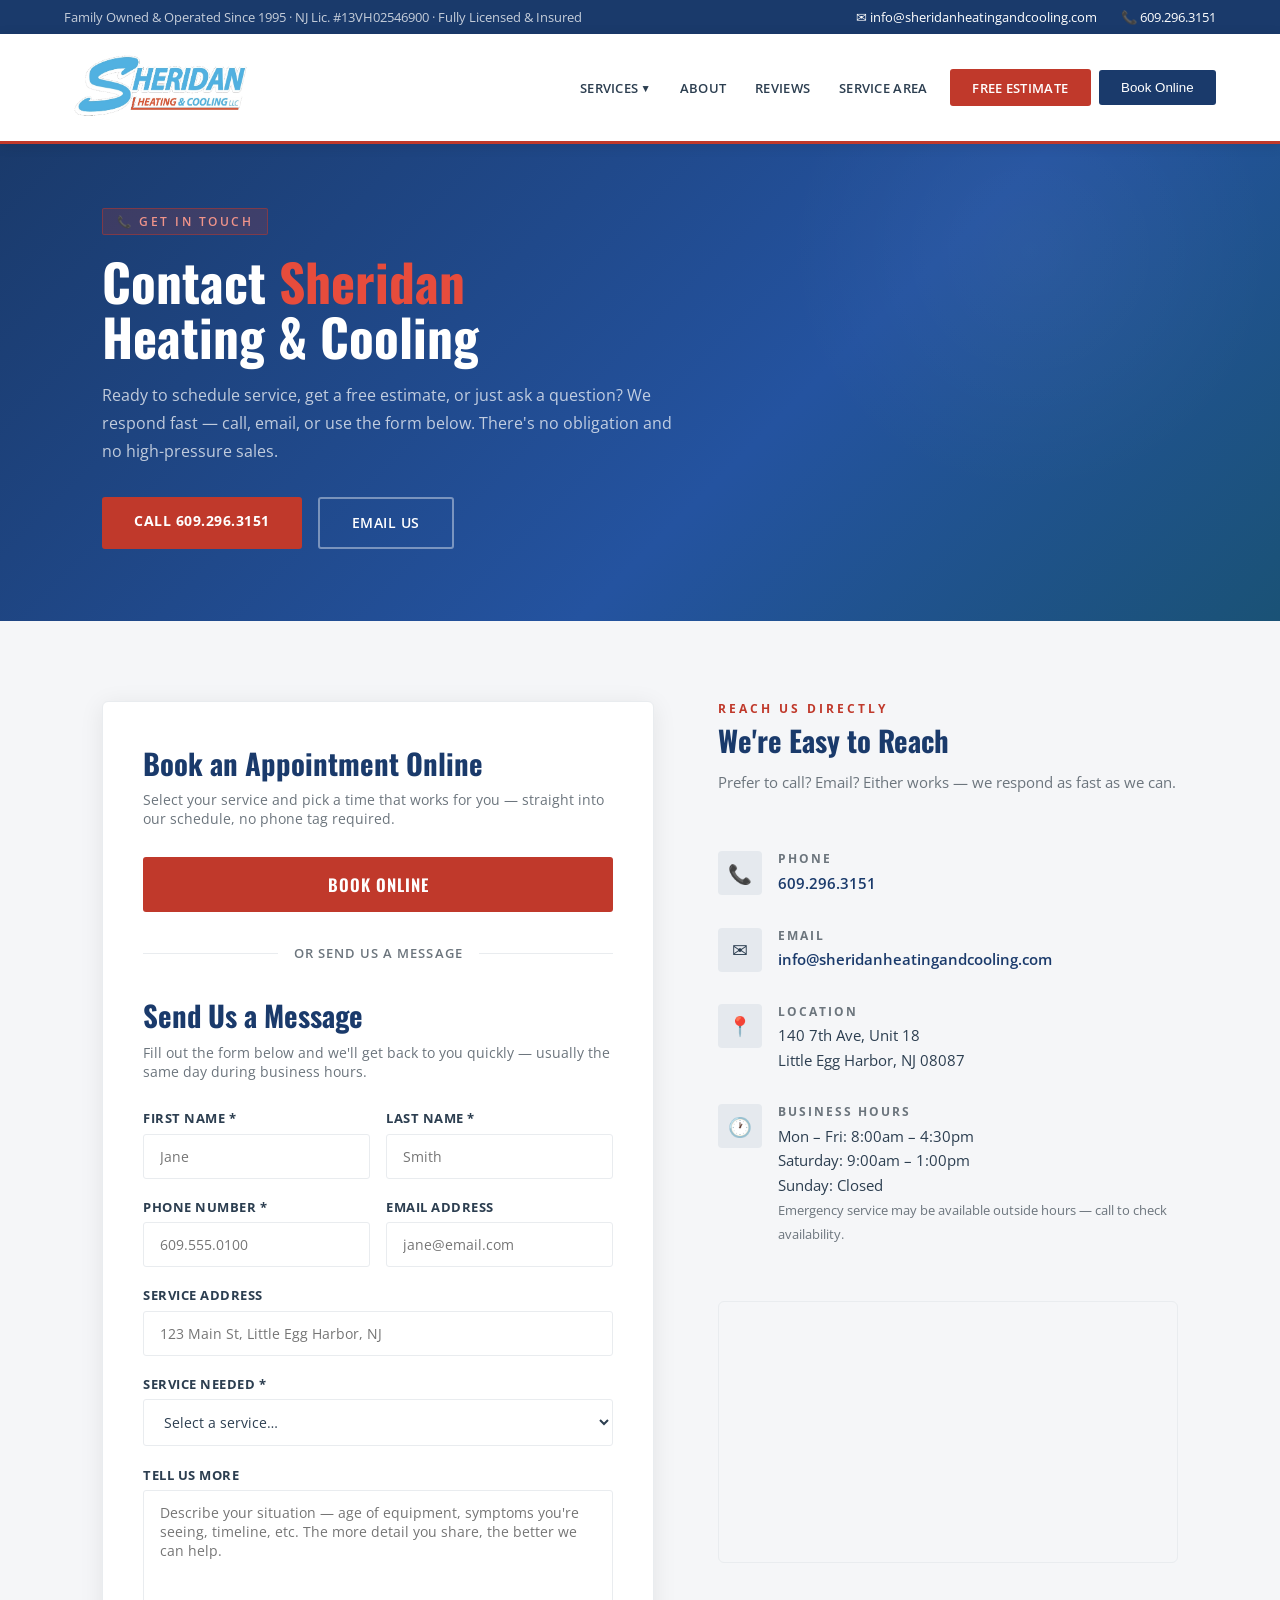
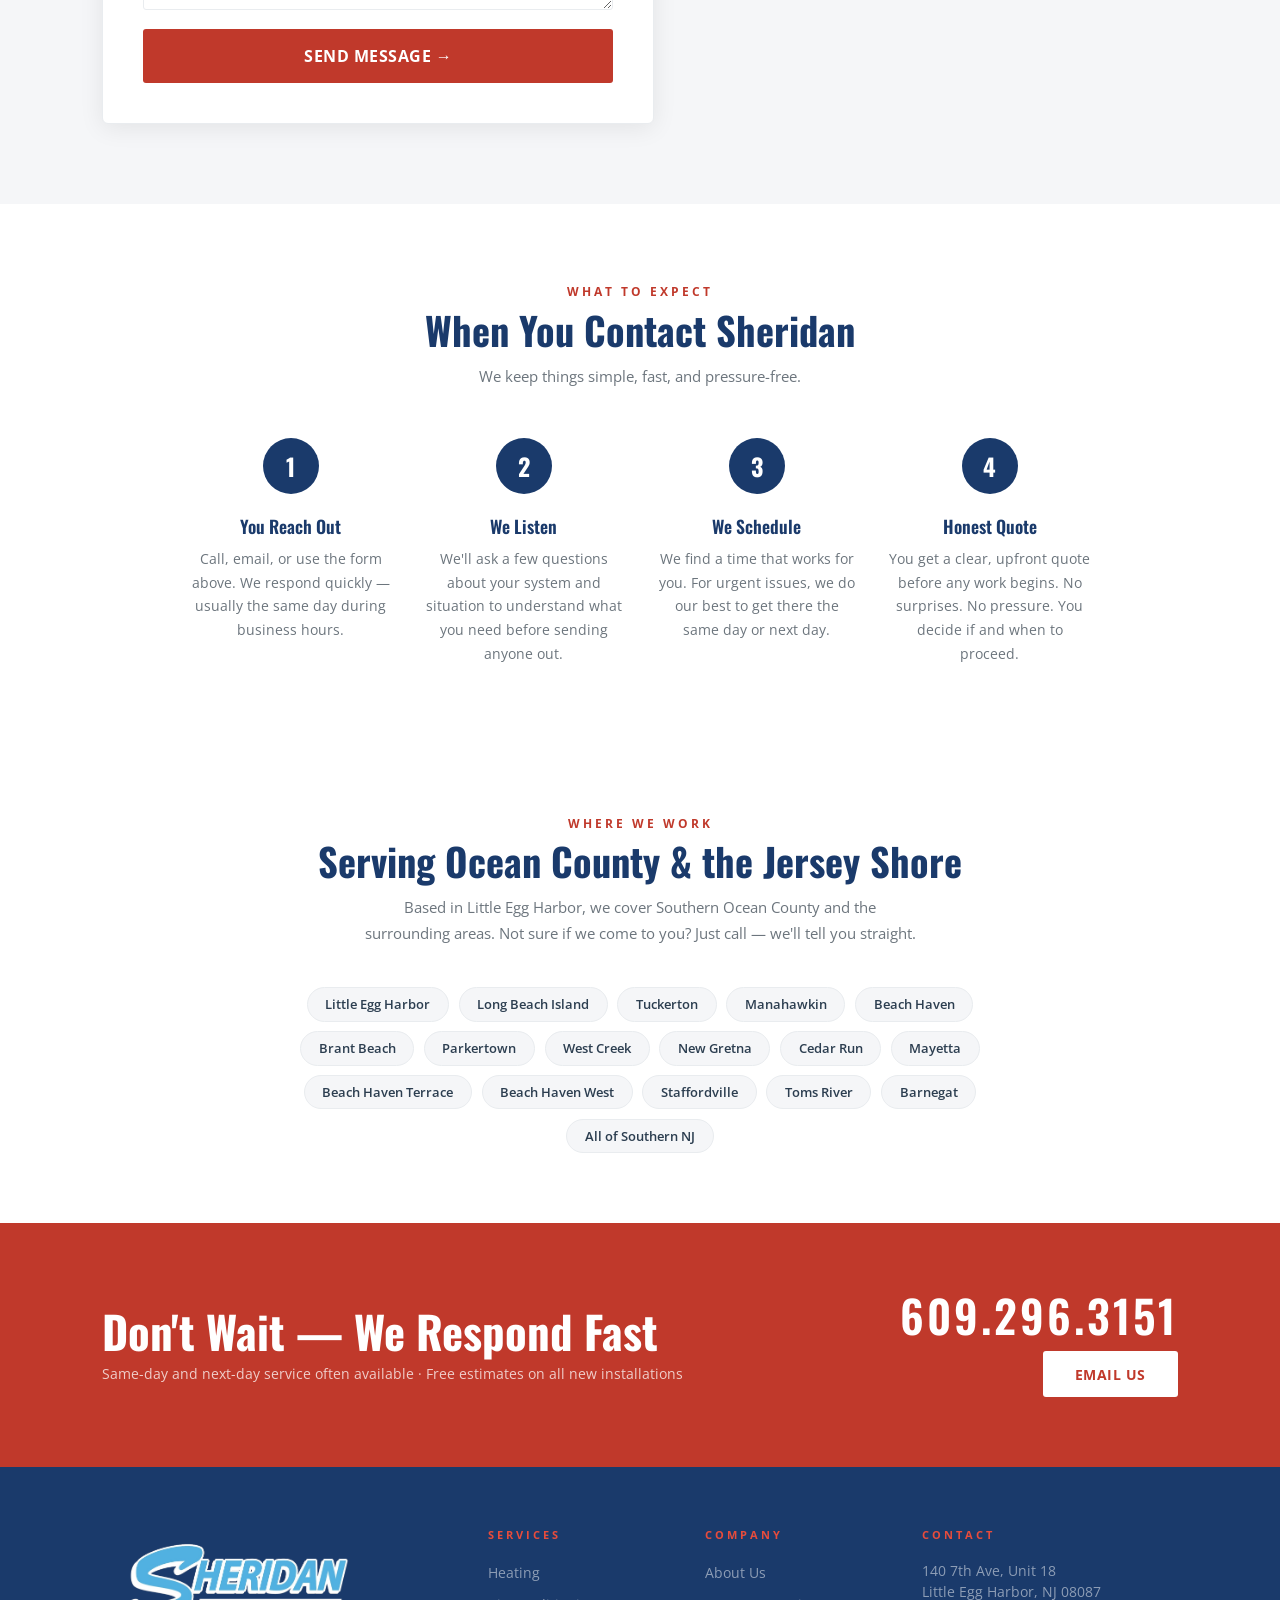
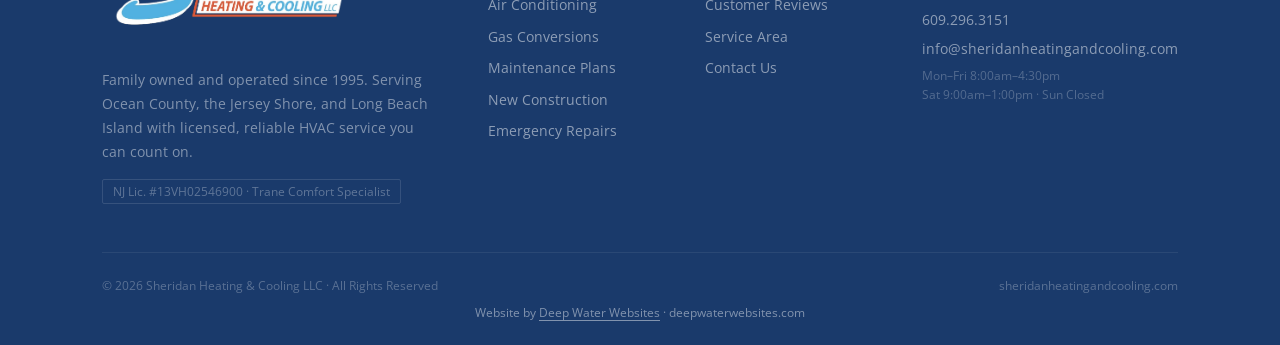
<file: contact.html>
<!DOCTYPE html>
<html lang="en">
<head>
<meta charset="UTF-8">
<meta name="viewport" content="width=device-width, initial-scale=1.0">
<title>Contact Sheridan Heating &amp; Cooling | Ocean County NJ HVAC</title>
<meta name="description" content="Contact Sheridan Heating &amp; Cooling for HVAC service in Ocean County NJ. Call 609.296.3151, email, or submit an online request. Fast response guaranteed.">
<meta property="og:title" content="Contact Sheridan Heating &amp; Cooling | Ocean County NJ">
<meta property="og:description" content="Call or email Sheridan Heating &amp; Cooling for fast, honest HVAC service in Ocean County NJ. Free estimates available.">
<meta property="og:type" content="website">
<link rel="canonical" href="https://www.sheridanheatingandcooling.com/contact">
<link rel="preconnect" href="https://fonts.googleapis.com">
<link href="https://fonts.googleapis.com/css2?family=Oswald:wght@400;500;600;700&family=Open+Sans:ital,wght@0,300;0,400;0,600;1,400&display=swap" rel="stylesheet">
<link rel="stylesheet" href="styles.css">
<style>
  .hcp-button {
    display: block;
    width: 100%;
    padding: 0.95rem 2rem;
    background: #c0392b;
    color: #fff;
    border: none;
    border-radius: 3px;
    font-family: 'Oswald', sans-serif;
    font-size: 1.05rem;
    font-weight: 600;
    letter-spacing: 0.06em;
    text-transform: uppercase;
    cursor: pointer;
    transition: background 0.2s;
  }
  .hcp-button:hover { background: #96281b; }
  .booking-divider {
    display: flex;
    align-items: center;
    gap: 1rem;
    margin: 2rem 0;
    color: #6c757d;
    font-size: 0.82rem;
    font-weight: 600;
    letter-spacing: 0.08em;
    text-transform: uppercase;
  }
  .booking-divider::before,
  .booking-divider::after {
    content: '';
    flex: 1;
    height: 1px;
    background: #e9ecef;
  }
</style>
</head>
<body>

<!-- TOP BAR -->
<div class="top-bar">
  <div class="top-bar-left">Family Owned &amp; Operated Since 1995 &middot; NJ Lic. #13VH02546900 &middot; Fully Licensed &amp; Insured</div>
  <div class="top-bar-right">
    <a href="mailto:info@sheridanheatingandcooling.com">&#9993; info@sheridanheatingandcooling.com</a>
    <a href="tel:6092963151">&#128222; 609.296.3151</a>
  </div>
</div>

<!-- NAV -->
<nav>
  <a href="index.html" class="nav-logo">
    <img src="sheridan-logo.png" alt="Sheridan Heating &amp; Cooling">
  </a>
  <button class="nav-toggle" aria-label="Open navigation" aria-expanded="false">
    <span></span><span></span><span></span>
  </button>
  <ul class="nav-links">
    <li class="has-dropdown">
      <a href="#">Services <span class="caret">&#9660;</span></a>
      <ul class="dropdown">
        <li><a href="heating.html">Heating</a></li>
        <li><a href="cooling.html">Air Conditioning</a></li>
        <li><a href="gas-conversions.html">Gas Conversions</a></li>
        <li><a href="maintenance-agreements.html">Maintenance Plans</a></li>
      </ul>
    </li>
    <li><a href="about.html">About</a></li>
    <li><a href="index.html#reviews">Reviews</a></li>
    <li><a href="index.html#areas">Service Area</a></li>
    <li><a href="contact.html" class="nav-cta active">Free Estimate</a></li>
    <li><button class="nav-book" onclick="HCPWidget.openModal()">Book Online</button></li>
  </ul>
</nav>

<!-- PAGE HERO -->
<section class="page-hero">
  <div class="page-hero-content">    <div class="page-hero-tag">&#128222; Get in Touch</div>
    <h1 class="page-hero-title">Contact <span class="red">Sheridan</span><br>Heating &amp; Cooling</h1>
    <p class="page-hero-desc">Ready to schedule service, get a free estimate, or just ask a question? We respond fast &mdash; call, email, or use the form below. There's no obligation and no high-pressure sales.</p>
    <div class="page-hero-btns">
      <a href="tel:6092963151" class="btn-red">Call 609.296.3151</a>
      <a href="mailto:info@sheridanheatingandcooling.com" class="btn-outline-white">Email Us</a>
    </div>
  </div>
</section>

<!-- CONTACT LAYOUT -->
<section class="section-pad bg-offwhite">
  <div class="contact-layout">

    <!-- FORM -->
    <div class="contact-form-wrap">
      <div class="form-title">Book an Appointment Online</div>
      <p class="form-sub">Select your service and pick a time that works for you &mdash; straight into our schedule, no phone tag required.</p>
      <!--Start of Housecallpro Online booking button-->
      <button data-token="6378e076b99441e7b94f69a7d30761b2" data-orgname="Sheridan-Heating-and-Cooling-LLC" class="hcp-button" onClick="HCPWidget.openModal()">Book Online</button>
      <!--End of Housecallpro Online booking button-->

      <div class="booking-divider">or send us a message</div>

      <div class="form-title">Send Us a Message</div>
      <p class="form-sub">Fill out the form below and we'll get back to you quickly &mdash; usually the same day during business hours.</p>
      <form name="contact" method="POST" action="/thank-you.html" data-netlify="true" netlify-honeypot="bot-field" id="contactForm">
        <input type="hidden" name="form-name" value="contact">
        <!-- Honeypot spam protection &mdash; hidden from real users -->
        <p style="display:none;">
          <label>Don't fill this out: <input name="bot-field"></label>
        </p>
        <div class="form-row">
          <div class="form-group">
            <label for="fname">First Name *</label>
            <input type="text" id="fname" name="first_name" required placeholder="Jane">
          </div>
          <div class="form-group">
            <label for="lname">Last Name *</label>
            <input type="text" id="lname" name="last_name" required placeholder="Smith">
          </div>
        </div>
        <div class="form-row">
          <div class="form-group">
            <label for="phone">Phone Number *</label>
            <input type="tel" id="phone" name="phone" required placeholder="609.555.0100">
          </div>
          <div class="form-group">
            <label for="email">Email Address</label>
            <input type="email" id="email" name="email" placeholder="jane@email.com">
          </div>
        </div>
        <div class="form-group">
          <label for="address">Service Address</label>
          <input type="text" id="address" name="address" placeholder="123 Main St, Little Egg Harbor, NJ">
        </div>
        <div class="form-group">
          <label for="service">Service Needed *</label>
          <select id="service" name="service" required>
            <option value="" disabled selected>Select a service&hellip;</option>
            <option value="Heating Repair">Heating Repair</option>
            <option value="Heating Installation">Heating Installation / Replacement</option>
            <option value="AC Repair">Air Conditioning Repair</option>
            <option value="AC Installation">Air Conditioning Installation</option>
            <option value="Ductless Mini-Split">Ductless Mini-Split</option>
            <option value="Gas Conversion">Oil to Gas Conversion</option>
            <option value="Maintenance Agreement">Maintenance Agreement</option>
            <option value="Emergency Service">Emergency Service</option>
            <option value="New Construction">New Construction / Remodel</option>
            <option value="Other">Other / Not Sure</option>
          </select>
        </div>
        <div class="form-group">
          <label for="message">Tell Us More</label>
          <textarea id="message" name="message" placeholder="Describe your situation &mdash; age of equipment, symptoms you're seeing, timeline, etc. The more detail you share, the better we can help."></textarea>
        </div>
        <button type="submit" class="form-submit">Send Message &rarr;</button>
      </form>
    </div>

    <!-- CONTACT INFO -->
    <div class="contact-info-block">
      <div>
        <div class="section-tag">Reach Us Directly</div>
        <h2 class="section-title" style="font-size:1.8rem;">We're Easy to Reach</h2>
        <p class="section-sub" style="margin-bottom:1.5rem;">Prefer to call? Email? Either works &mdash; we respond as fast as we can.</p>
      </div>
      <div class="contact-info-item">
        <div class="contact-info-icon">&#128222;</div>
        <div>
          <div class="contact-info-label">Phone</div>
          <div class="contact-info-value"><a href="tel:6092963151">609.296.3151</a></div>
        </div>
      </div>
      <div class="contact-info-item">
        <div class="contact-info-icon">&#9993;</div>
        <div>
          <div class="contact-info-label">Email</div>
          <div class="contact-info-value"><a href="mailto:info@sheridanheatingandcooling.com">info@sheridanheatingandcooling.com</a></div>
        </div>
      </div>
      <div class="contact-info-item">
        <div class="contact-info-icon">&#128205;</div>
        <div>
          <div class="contact-info-label">Location</div>
          <div class="contact-info-value">140 7th Ave, Unit 18<br>Little Egg Harbor, NJ 08087</div>
        </div>
      </div>
      <div class="contact-info-item">
        <div class="contact-info-icon">&#128336;</div>
        <div>
          <div class="contact-info-label">Business Hours</div>
          <div class="contact-info-value">
            Mon &ndash; Fri: 8:00am &ndash; 4:30pm<br>
            Saturday: 9:00am &ndash; 1:00pm<br>
            Sunday: Closed<br>
            <span style="font-size:0.82rem;color:var(--gray);">Emergency service may be available outside hours &mdash; call to check availability.</span>
          </div>
        </div>
      </div>
      <div class="map-wrap">
        <iframe
          src="https://maps.google.com/maps?q=Little+Egg+Harbor+Township,+NJ&t=&z=13&ie=UTF8&iwloc=&output=embed"
          title="Sheridan Heating &amp; Cooling &mdash; Little Egg Harbor, NJ"
          loading="lazy"
          referrerpolicy="no-referrer-when-downgrade">
        </iframe>
      </div>
    </div>
  </div>
</section>

<!-- TRUST / QUICK FACTS -->
<section class="section-pad bg-white">
  <div class="text-center" style="max-width:640px;margin:0 auto 3rem;">
    <div class="section-tag">What to Expect</div>
    <h2 class="section-title">When You Contact Sheridan</h2>
    <p class="section-sub">We keep things simple, fast, and pressure-free.</p>
  </div>
  <div class="process-steps" style="max-width:900px;margin:0 auto;">
    <div class="process-step">
      <div class="process-step-title">You Reach Out</div>
      <p class="process-step-text">Call, email, or use the form above. We respond quickly &mdash; usually the same day during business hours.</p>
    </div>
    <div class="process-step">
      <div class="process-step-title">We Listen</div>
      <p class="process-step-text">We'll ask a few questions about your system and situation to understand what you need before sending anyone out.</p>
    </div>
    <div class="process-step">
      <div class="process-step-title">We Schedule</div>
      <p class="process-step-text">We find a time that works for you. For urgent issues, we do our best to get there the same day or next day.</p>
    </div>
    <div class="process-step">
      <div class="process-step-title">Honest Quote</div>
      <p class="process-step-text">You get a clear, upfront quote before any work begins. No surprises. No pressure. You decide if and when to proceed.</p>
    </div>
  </div>
</section>

<!-- SERVICE AREA -->
<section class="area-section">
  <div class="section-tag">Where We Work</div>
  <h2 class="section-title">Serving Ocean County &amp; the Jersey Shore</h2>
  <p class="section-sub">Based in Little Egg Harbor, we cover Southern Ocean County and the surrounding areas. Not sure if we come to you? Just call &mdash; we'll tell you straight.</p>
  <div class="area-tags">
    <span class="area-tag">Little Egg Harbor</span><span class="area-tag">Long Beach Island</span><span class="area-tag">Tuckerton</span><span class="area-tag">Manahawkin</span><span class="area-tag">Beach Haven</span><span class="area-tag">Brant Beach</span><span class="area-tag">Parkertown</span><span class="area-tag">West Creek</span><span class="area-tag">New Gretna</span><span class="area-tag">Cedar Run</span><span class="area-tag">Mayetta</span><span class="area-tag">Beach Haven Terrace</span><span class="area-tag">Beach Haven West</span><span class="area-tag">Staffordville</span><span class="area-tag">Toms River</span><span class="area-tag">Barnegat</span><span class="area-tag">All of Southern NJ</span>
  </div>
</section>

<!-- CTA -->
<section class="cta-banner">
  <div>
    <h2 class="cta-title">Don't Wait &mdash; We Respond Fast</h2>
    <p class="cta-sub">Same-day and next-day service often available &middot; Free estimates on all new installations</p>
  </div>
  <div class="cta-right">
    <a href="tel:6092963151" class="cta-phone-big">609.296.3151</a>
    <a href="mailto:info@sheridanheatingandcooling.com" class="btn-white">Email Us</a>
  </div>
</section>

<!-- FOOTER -->
<footer>
  <div class="footer-grid">
    <div>
      <a href="index.html" class="footer-logo"><img src="sheridan-logo.png" alt="Sheridan Heating &amp; Cooling"></a>
      <p class="footer-desc">Family owned and operated since 1995. Serving Ocean County, the Jersey Shore, and Long Beach Island with licensed, reliable HVAC service you can count on.</p>
      <span class="footer-lic">NJ Lic. #13VH02546900 &middot; Trane Comfort Specialist</span>
    </div>
    <div class="footer-col">
      <h4>Services</h4>
      <ul>
        <li><a href="heating.html">Heating</a></li>
        <li><a href="cooling.html">Air Conditioning</a></li>
        <li><a href="gas-conversions.html">Gas Conversions</a></li>
        <li><a href="maintenance-agreements.html">Maintenance Plans</a></li>
        <li><a href="contact.html">New Construction</a></li>
        <li><a href="contact.html">Emergency Repairs</a></li>
      </ul>
    </div>
    <div class="footer-col">
      <h4>Company</h4>
      <ul>
        <li><a href="about.html">About Us</a></li>
        <li><a href="index.html#reviews">Customer Reviews</a></li>
        <li><a href="index.html#areas">Service Area</a></li>
        <li><a href="contact.html">Contact Us</a></li>
      </ul>
    </div>
    <div class="footer-col">
      <h4>Contact</h4>
      <div class="contact-line">140 7th Ave, Unit 18<br>Little Egg Harbor, NJ 08087</div>
      <div class="contact-line"><a href="tel:6092963151">609.296.3151</a></div>
      <div class="contact-line"><a href="mailto:info@sheridanheatingandcooling.com">info@sheridanheatingandcooling.com</a></div>
      <div class="contact-line" style="margin-top:0.5rem;font-size:0.78rem;opacity:0.5;">Mon&ndash;Fri 8:00am&ndash;4:30pm<br>Sat 9:00am&ndash;1:00pm &middot; Sun Closed</div>
    </div>
  </div>
  <div class="footer-bottom">
    <p>&copy; 2026 Sheridan Heating &amp; Cooling LLC &middot; All Rights Reserved</p>
    <p>sheridanheatingandcooling.com</p>
  </div>

  <div style="text-align:center;padding:0.6rem 0 0;font-size:12px;color:rgba(255,255,255,0.45);font-family:inherit;">Website by <a href="https://www.deepwaterwebsites.com" target="_blank" rel="noopener noreferrer" style="color:rgba(255,255,255,0.45);text-decoration:underline;text-underline-offset:3px;">Deep Water Websites</a> &middot; deepwaterwebsites.com</div>
</footer>

<script src="main.js"></script>
<!--Start of Housecallpro Online booking script-->
<script async src="https://online-booking.housecallpro.com/script.js?token=6378e076b99441e7b94f69a7d30761b2&orgName=Sheridan-Heating-and-Cooling-LLC"></script>
<!--End of Housecallpro Online booking script-->
</body>
</html>
</file>
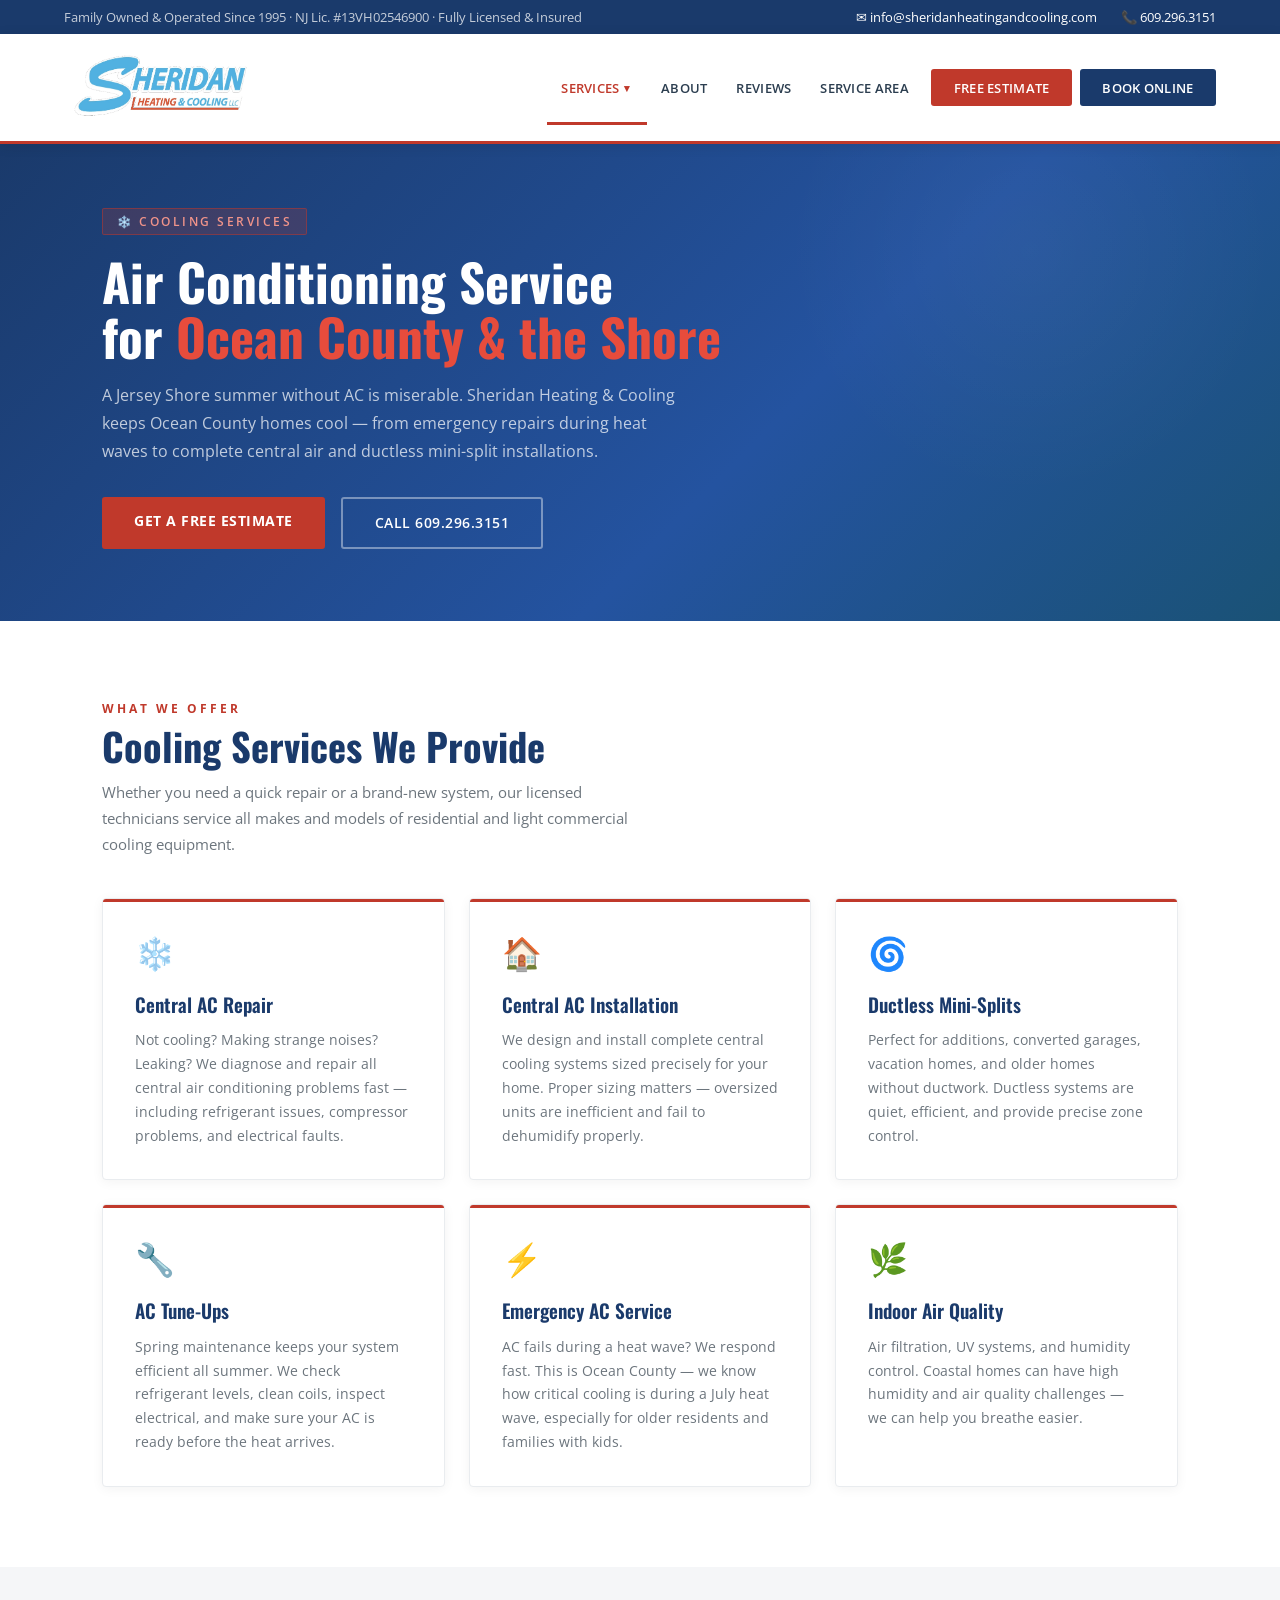
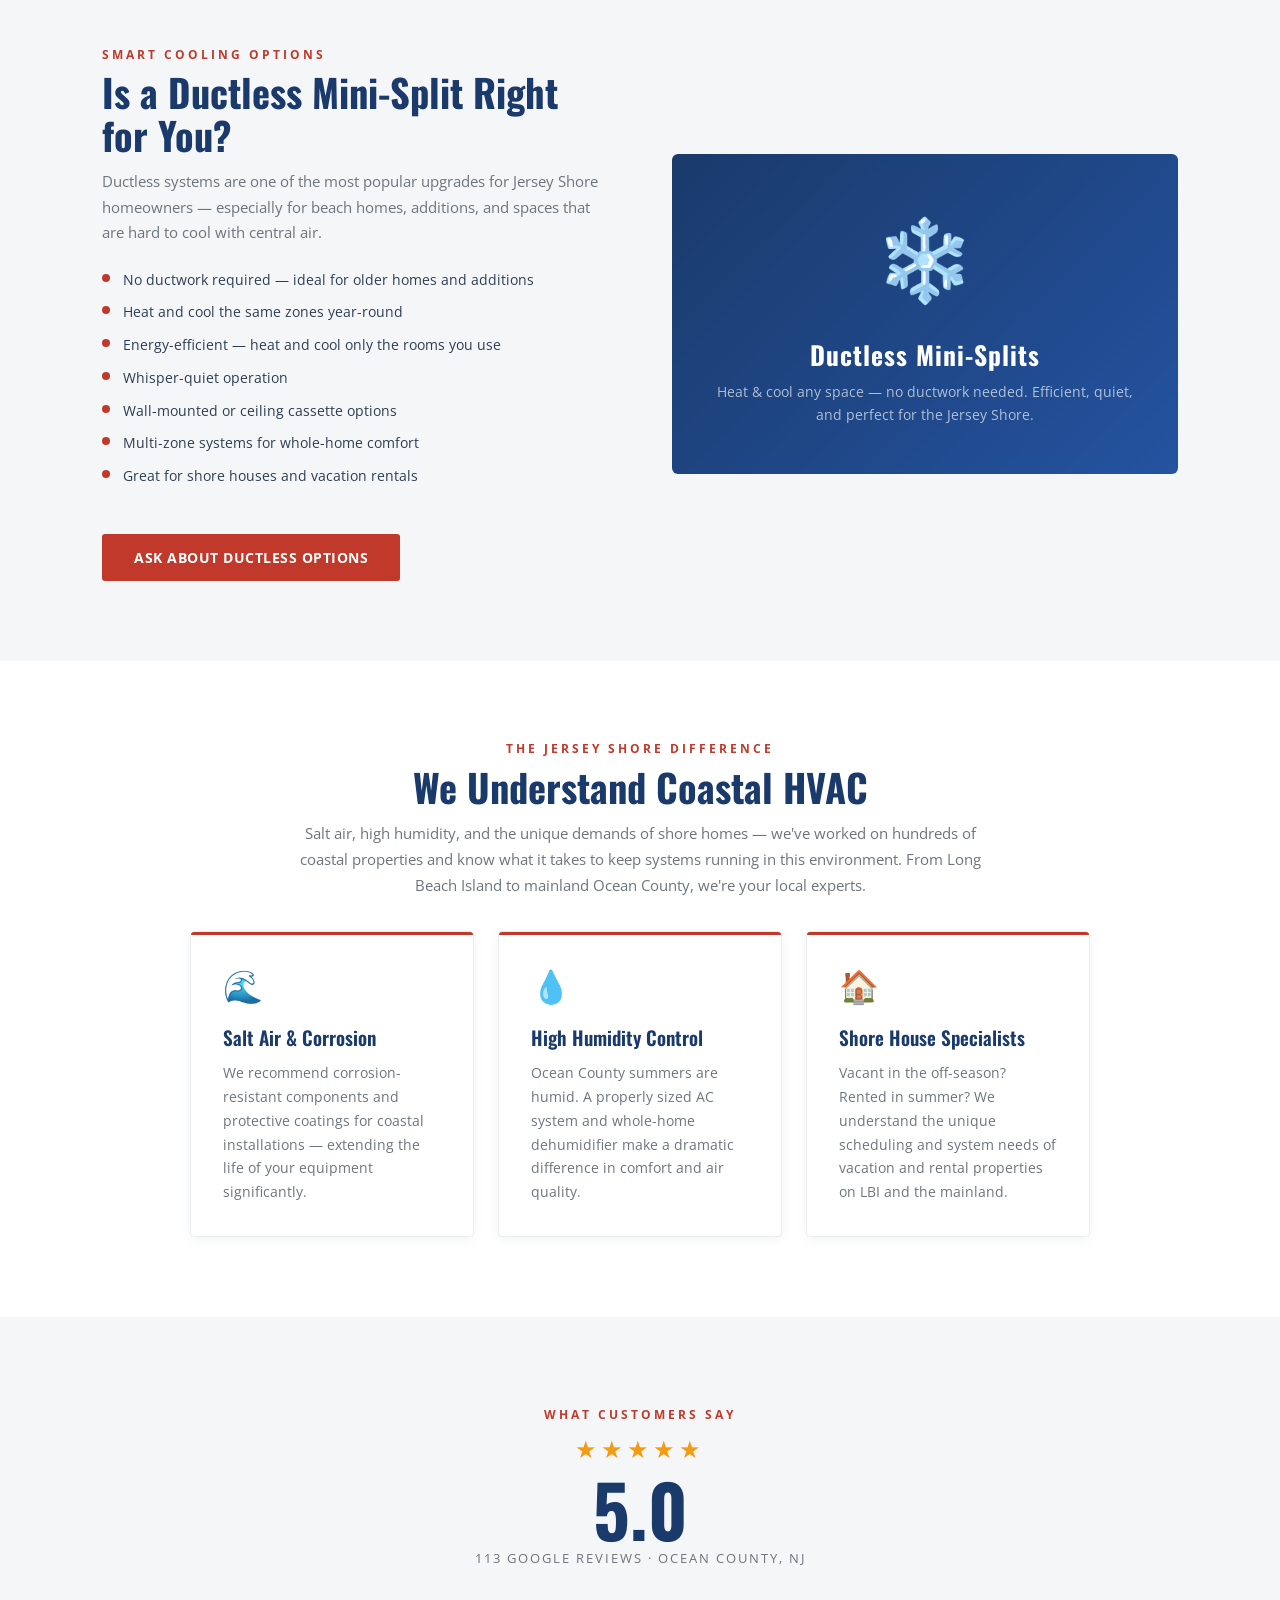
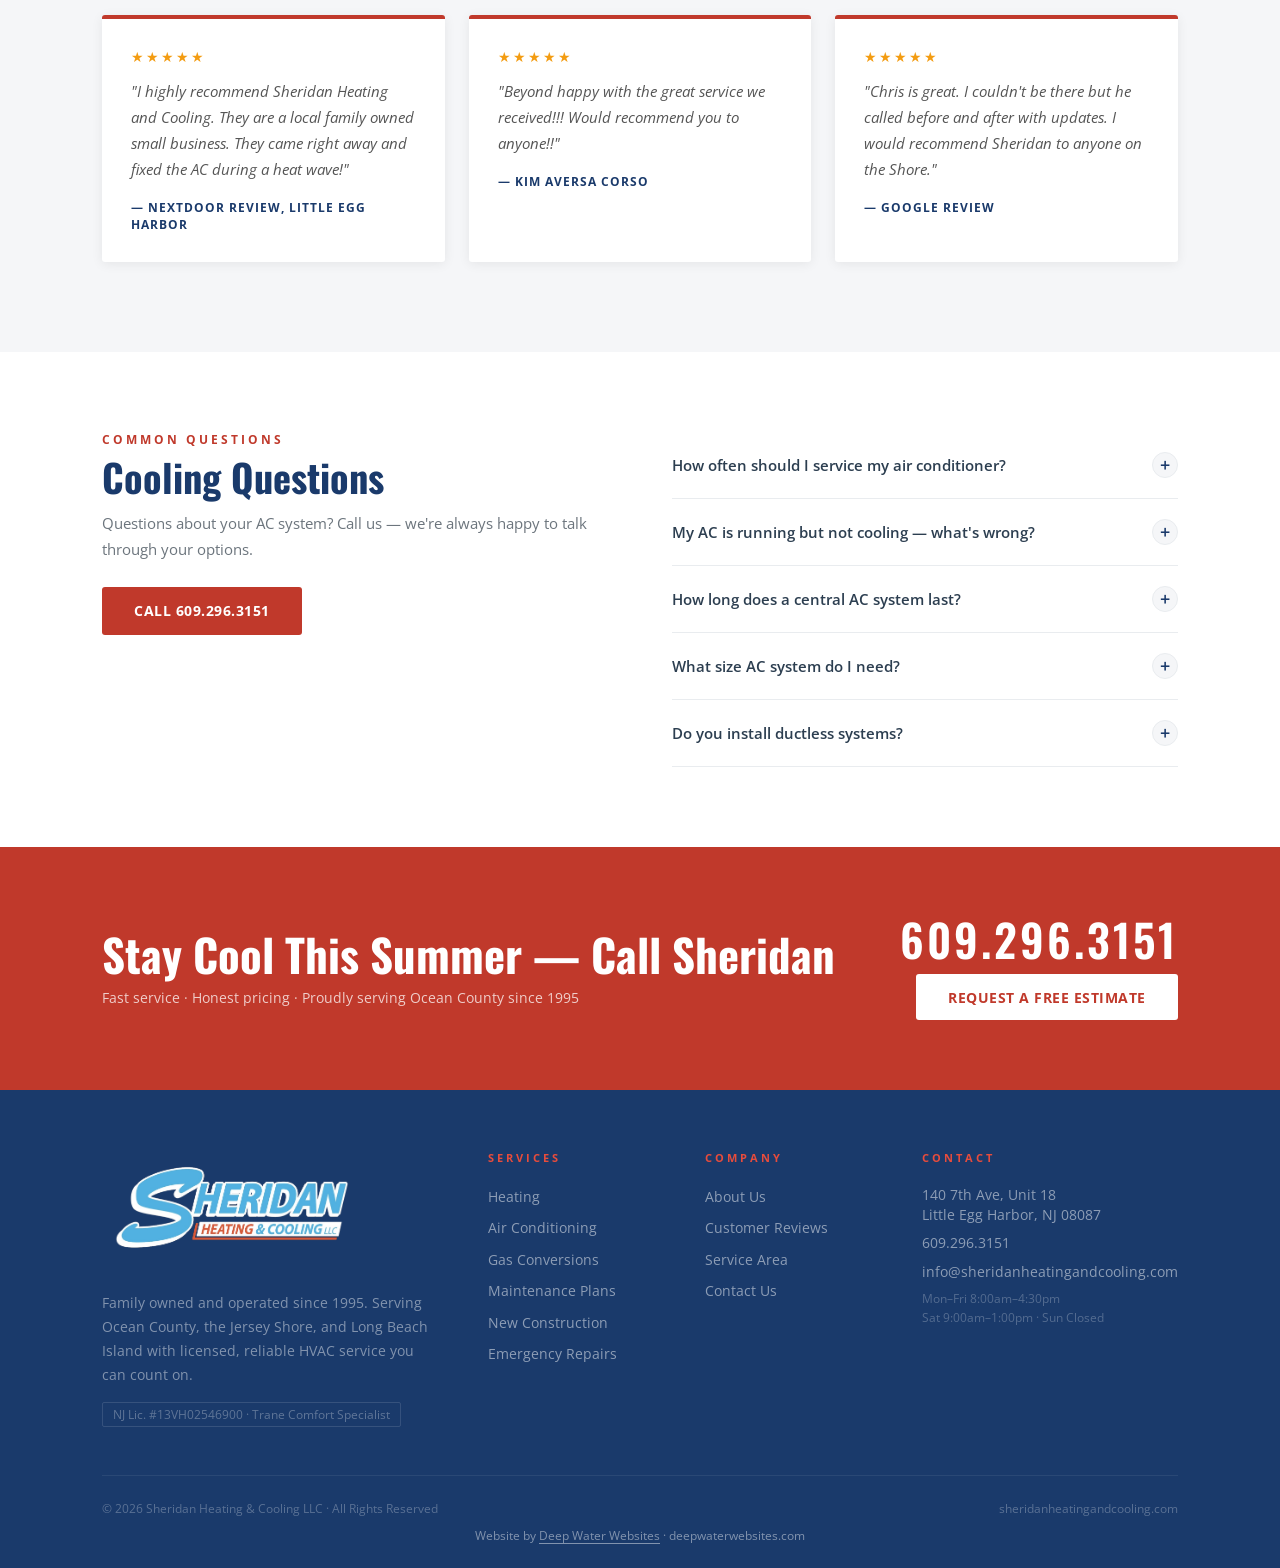
<file: cooling.html>
<!DOCTYPE html>
<html lang="en">
<head>
<meta charset="UTF-8">
<meta name="viewport" content="width=device-width, initial-scale=1.0">
<title>Air Conditioning Service in Ocean County NJ | Sheridan Heating &amp; Cooling</title>
<meta name="description" content="AC repair, installation &amp; ductless mini-splits in Ocean County NJ. Family-owned since 1995. Fast response during heat waves. Call Sheridan at 609.296.3151.">
<meta property="og:title" content="Air Conditioning Service in Ocean County NJ | Sheridan Heating &amp; Cooling">
<meta property="og:description" content="AC repair, installation &amp; ductless systems in Ocean County NJ. Came right out during a heat wave &mdash; see our 5-star reviews. Call 609.296.3151.">
<meta property="og:type" content="website">
<link rel="canonical" href="https://www.sheridanheatingandcooling.com/cooling.html">
<link rel="preconnect" href="https://fonts.googleapis.com">
<link href="https://fonts.googleapis.com/css2?family=Oswald:wght@400;500;600;700&family=Open+Sans:ital,wght@0,300;0,400;0,600;1,400&display=swap" rel="stylesheet">
<link rel="stylesheet" href="styles.css">
</head>
<body>

<!-- TOP BAR -->
<div class="top-bar">
  <div class="top-bar-left">Family Owned &amp; Operated Since 1995 &middot; NJ Lic. #13VH02546900 &middot; Fully Licensed &amp; Insured</div>
  <div class="top-bar-right">
    <a href="mailto:info@sheridanheatingandcooling.com">&#9993; info@sheridanheatingandcooling.com</a>
    <a href="tel:6092963151">&#128222; 609.296.3151</a>
  </div>
</div>

<!-- NAV -->
<nav>
  <a href="index.html" class="nav-logo">
    <img src="sheridan-logo.png" alt="Sheridan Heating &amp; Cooling">
  </a>
  <button class="nav-toggle" aria-label="Open navigation" aria-expanded="false">
    <span></span><span></span><span></span>
  </button>
  <ul class="nav-links">
    <li class="has-dropdown">
      <a href="#" class="active">Services <span class="caret">&#9660;</span></a>
      <ul class="dropdown">
        <li><a href="heating.html">Heating</a></li>
        <li><a href="cooling.html">Air Conditioning</a></li>
        <li><a href="gas-conversions.html">Gas Conversions</a></li>
        <li><a href="maintenance-agreements.html">Maintenance Plans</a></li>
      </ul>
    </li>
    <li><a href="about.html">About</a></li>
    <li><a href="index.html#reviews">Reviews</a></li>
    <li><a href="index.html#areas">Service Area</a></li>
    <li><a href="contact.html" class="nav-cta">Free Estimate</a></li>
    <li><a href="contact.html" class="nav-book">Book Online</a></li>
  </ul>
</nav>

<!-- PAGE HERO -->
<section class="page-hero">
  <div class="page-hero-content">    <div class="page-hero-tag">&#10052;&#65039; Cooling Services</div>
    <h1 class="page-hero-title">Air Conditioning Service<br>for <span class="red">Ocean County &amp; the Shore</span></h1>
    <p class="page-hero-desc">A Jersey Shore summer without AC is miserable. Sheridan Heating &amp; Cooling keeps Ocean County homes cool &mdash; from emergency repairs during heat waves to complete central air and ductless mini-split installations.</p>
    <div class="page-hero-btns">
      <a href="contact.html" class="btn-red">Get a Free Estimate</a>
      <a href="tel:6092963151" class="btn-outline-white">Call 609.296.3151</a>
    </div>
  </div>
</section>

<!-- SERVICES CARDS -->
<section class="section-pad bg-white">
  <div class="section-tag">What We Offer</div>
  <h2 class="section-title">Cooling Services We Provide</h2>
  <p class="section-sub" style="max-width:560px;margin-bottom:2.5rem;">Whether you need a quick repair or a brand-new system, our licensed technicians service all makes and models of residential and light commercial cooling equipment.</p>
  <div class="cards-grid">
    <div class="detail-card">
      <div class="detail-card-icon">&#10052;&#65039;</div>
      <div class="detail-card-title">Central AC Repair</div>
      <p class="detail-card-text">Not cooling? Making strange noises? Leaking? We diagnose and repair all central air conditioning problems fast &mdash; including refrigerant issues, compressor problems, and electrical faults.</p>
    </div>
    <div class="detail-card">
      <div class="detail-card-icon">&#127968;</div>
      <div class="detail-card-title">Central AC Installation</div>
      <p class="detail-card-text">We design and install complete central cooling systems sized precisely for your home. Proper sizing matters &mdash; oversized units are inefficient and fail to dehumidify properly.</p>
    </div>
    <div class="detail-card">
      <div class="detail-card-icon">&#127744;</div>
      <div class="detail-card-title">Ductless Mini-Splits</div>
      <p class="detail-card-text">Perfect for additions, converted garages, vacation homes, and older homes without ductwork. Ductless systems are quiet, efficient, and provide precise zone control.</p>
    </div>
    <div class="detail-card">
      <div class="detail-card-icon">&#128295;</div>
      <div class="detail-card-title">AC Tune-Ups</div>
      <p class="detail-card-text">Spring maintenance keeps your system efficient all summer. We check refrigerant levels, clean coils, inspect electrical, and make sure your AC is ready before the heat arrives.</p>
    </div>
    <div class="detail-card">
      <div class="detail-card-icon">&#9889;</div>
      <div class="detail-card-title">Emergency AC Service</div>
      <p class="detail-card-text">AC fails during a heat wave? We respond fast. This is Ocean County &mdash; we know how critical cooling is during a July heat wave, especially for older residents and families with kids.</p>
    </div>
    <div class="detail-card">
      <div class="detail-card-icon">&#127807;</div>
      <div class="detail-card-title">Indoor Air Quality</div>
      <p class="detail-card-text">Air filtration, UV systems, and humidity control. Coastal homes can have high humidity and air quality challenges &mdash; we can help you breathe easier.</p>
    </div>
  </div>
</section>

<!-- FEATURE: DUCTLESS -->
<section class="section-pad bg-offwhite">
  <div class="feature-grid">
    <div class="feature-content">
      <div class="section-tag">Smart Cooling Options</div>
      <h2 class="section-title">Is a Ductless Mini-Split Right for You?</h2>
      <p class="section-sub">Ductless systems are one of the most popular upgrades for Jersey Shore homeowners &mdash; especially for beach homes, additions, and spaces that are hard to cool with central air.</p>
      <ul class="service-list">
        <li>No ductwork required &mdash; ideal for older homes and additions</li>
        <li>Heat and cool the same zones year-round</li>
        <li>Energy-efficient &mdash; heat and cool only the rooms you use</li>
        <li>Whisper-quiet operation</li>
        <li>Wall-mounted or ceiling cassette options</li>
        <li>Multi-zone systems for whole-home comfort</li>
        <li>Great for shore houses and vacation rentals</li>
      </ul>
      <a href="contact.html" class="btn-red" style="margin-top:1.5rem;">Ask About Ductless Options</a>
    </div>
    <div class="feature-visual">
      <div class="feature-visual-icon">&#10052;&#65039;</div>
      <div class="feature-visual-label">Ductless Mini-Splits</div>
      <div class="feature-visual-sub">Heat &amp; cool any space &mdash; no ductwork needed. Efficient, quiet, and perfect for the Jersey Shore.</div>
    </div>
  </div>
</section>

<!-- COASTAL NOTE -->
<section class="section-pad bg-white">
  <div class="text-center" style="max-width:720px;margin:0 auto;">
    <div class="section-tag">The Jersey Shore Difference</div>
    <h2 class="section-title">We Understand Coastal HVAC</h2>
    <p class="section-sub" style="margin-bottom:2rem;">Salt air, high humidity, and the unique demands of shore homes &mdash; we've worked on hundreds of coastal properties and know what it takes to keep systems running in this environment. From Long Beach Island to mainland Ocean County, we're your local experts.</p>
  </div>
  <div class="cards-grid" style="max-width:900px;margin:0 auto;">
    <div class="detail-card">
      <div class="detail-card-icon">&#127754;</div>
      <div class="detail-card-title">Salt Air &amp; Corrosion</div>
      <p class="detail-card-text">We recommend corrosion-resistant components and protective coatings for coastal installations &mdash; extending the life of your equipment significantly.</p>
    </div>
    <div class="detail-card">
      <div class="detail-card-icon">&#128167;</div>
      <div class="detail-card-title">High Humidity Control</div>
      <p class="detail-card-text">Ocean County summers are humid. A properly sized AC system and whole-home dehumidifier make a dramatic difference in comfort and air quality.</p>
    </div>
    <div class="detail-card">
      <div class="detail-card-icon">&#127968;</div>
      <div class="detail-card-title">Shore House Specialists</div>
      <p class="detail-card-text">Vacant in the off-season? Rented in summer? We understand the unique scheduling and system needs of vacation and rental properties on LBI and the mainland.</p>
    </div>
  </div>
</section>

<!-- REVIEWS -->
<section class="reviews">
  <div class="reviews-intro">
    <div class="section-tag">What Customers Say</div>
    <div class="star-row">&#9733;&#9733;&#9733;&#9733;&#9733;</div>
    <div class="rating-display">5.0</div>
    <div class="rating-info">113 Google Reviews &middot; Ocean County, NJ</div>
  </div>
  <div class="reviews-grid">
    <div class="review-card"><div class="rev-stars">&#9733;&#9733;&#9733;&#9733;&#9733;</div><p class="rev-text">"I highly recommend Sheridan Heating and Cooling. They are a local family owned small business. They came right away and fixed the AC during a heat wave!"</p><div class="rev-author">&mdash; Nextdoor Review, Little Egg Harbor</div></div>
    <div class="review-card"><div class="rev-stars">&#9733;&#9733;&#9733;&#9733;&#9733;</div><p class="rev-text">"Beyond happy with the great service we received!!! Would recommend you to anyone!!"</p><div class="rev-author">&mdash; Kim Aversa Corso</div></div>
    <div class="review-card"><div class="rev-stars">&#9733;&#9733;&#9733;&#9733;&#9733;</div><p class="rev-text">"Chris is great. I couldn't be there but he called before and after with updates. I would recommend Sheridan to anyone on the Shore."</p><div class="rev-author">&mdash; Google Review</div></div>
  </div>
</section>

<!-- COMMON QUESTIONS -->
<section class="section-pad bg-white">
  <div style="display:grid;grid-template-columns:1fr 1fr;gap:4rem;align-items:start;">
    <div>
      <div class="section-tag">Common Questions</div>
      <h2 class="section-title">Cooling Questions</h2>
      <p class="section-sub">Questions about your AC system? Call us &mdash; we're always happy to talk through your options.</p>
      <a href="tel:6092963151" class="btn-red" style="margin-top:1.5rem;">Call 609.296.3151</a>
    </div>
    <div class="faq-list">
      <details class="faq-item">
        <summary class="faq-q">How often should I service my air conditioner?<span class="faq-toggle">+</span></summary>
        <p class="faq-a">Once a year, ideally in the spring before cooling season. Annual tune-ups keep your system efficient, extend its life, and catch problems before they become emergencies.</p>
      </details>
      <details class="faq-item">
        <summary class="faq-q">My AC is running but not cooling &mdash; what's wrong?<span class="faq-toggle">+</span></summary>
        <p class="faq-a">Common causes include low refrigerant, a dirty filter or coil, a failing compressor, or electrical issues. Some are simple fixes; others require professional diagnosis. Call us and we'll sort it out.</p>
      </details>
      <details class="faq-item">
        <summary class="faq-q">How long does a central AC system last?<span class="faq-toggle">+</span></summary>
        <p class="faq-a">Typically 12&ndash;18 years. Coastal properties can see shorter lifespans due to salt air &mdash; protective coatings and regular maintenance help maximize equipment life.</p>
      </details>
      <details class="faq-item">
        <summary class="faq-q">What size AC system do I need?<span class="faq-toggle">+</span></summary>
        <p class="faq-a">Proper sizing requires a Manual J load calculation based on your home's size, insulation, windows, and layout. Bigger is not better &mdash; oversized units cycle on and off too quickly, leaving humidity high and comfort low.</p>
      </details>
      <details class="faq-item">
        <summary class="faq-q">Do you install ductless systems?<span class="faq-toggle">+</span></summary>
        <p class="faq-a">Yes &mdash; ductless mini-splits are one of our most popular installations. They're perfect for additions, shore houses, and older homes without ductwork. Contact us for a free consultation.</p>
      </details>
    </div>
  </div>
</section>

<!-- CTA -->
<section class="cta-banner">
  <div>
    <h2 class="cta-title">Stay Cool This Summer &mdash; Call Sheridan</h2>
    <p class="cta-sub">Fast service &middot; Honest pricing &middot; Proudly serving Ocean County since 1995</p>
  </div>
  <div class="cta-right">
    <a href="tel:6092963151" class="cta-phone-big">609.296.3151</a>
    <a href="contact.html" class="btn-white">Request a Free Estimate</a>
  </div>
</section>

<!-- FOOTER -->
<footer>
  <div class="footer-grid">
    <div>
      <a href="index.html" class="footer-logo"><img src="sheridan-logo.png" alt="Sheridan Heating &amp; Cooling"></a>
      <p class="footer-desc">Family owned and operated since 1995. Serving Ocean County, the Jersey Shore, and Long Beach Island with licensed, reliable HVAC service you can count on.</p>
      <span class="footer-lic">NJ Lic. #13VH02546900 &middot; Trane Comfort Specialist</span>
    </div>
    <div class="footer-col">
      <h4>Services</h4>
      <ul>
        <li><a href="heating.html">Heating</a></li>
        <li><a href="cooling.html">Air Conditioning</a></li>
        <li><a href="gas-conversions.html">Gas Conversions</a></li>
        <li><a href="maintenance-agreements.html">Maintenance Plans</a></li>
        <li><a href="contact.html">New Construction</a></li>
        <li><a href="contact.html">Emergency Repairs</a></li>
      </ul>
    </div>
    <div class="footer-col">
      <h4>Company</h4>
      <ul>
        <li><a href="about.html">About Us</a></li>
        <li><a href="index.html#reviews">Customer Reviews</a></li>
        <li><a href="index.html#areas">Service Area</a></li>
        <li><a href="contact.html">Contact Us</a></li>
      </ul>
    </div>
    <div class="footer-col">
      <h4>Contact</h4>
      <div class="contact-line">140 7th Ave, Unit 18<br>Little Egg Harbor, NJ 08087</div>
      <div class="contact-line"><a href="tel:6092963151">609.296.3151</a></div>
      <div class="contact-line"><a href="mailto:info@sheridanheatingandcooling.com">info@sheridanheatingandcooling.com</a></div>
      <div class="contact-line" style="margin-top:0.5rem;font-size:0.78rem;opacity:0.5;">Mon&ndash;Fri 8:00am&ndash;4:30pm<br>Sat 9:00am&ndash;1:00pm &middot; Sun Closed</div>
    </div>
  </div>
  <div class="footer-bottom">
    <p>&copy; 2026 Sheridan Heating &amp; Cooling LLC &middot; All Rights Reserved</p>
    <p>sheridanheatingandcooling.com</p>
  </div>

  <div style="text-align:center;padding:0.6rem 0 0;font-size:12px;color:rgba(255,255,255,0.45);font-family:inherit;">Website by <a href="https://www.deepwaterwebsites.com" target="_blank" rel="noopener noreferrer" style="color:rgba(255,255,255,0.45);text-decoration:underline;text-underline-offset:3px;">Deep Water Websites</a> &middot; deepwaterwebsites.com</div>
</footer>

<script src="main.js"></script>
</body>
</html>
</file>
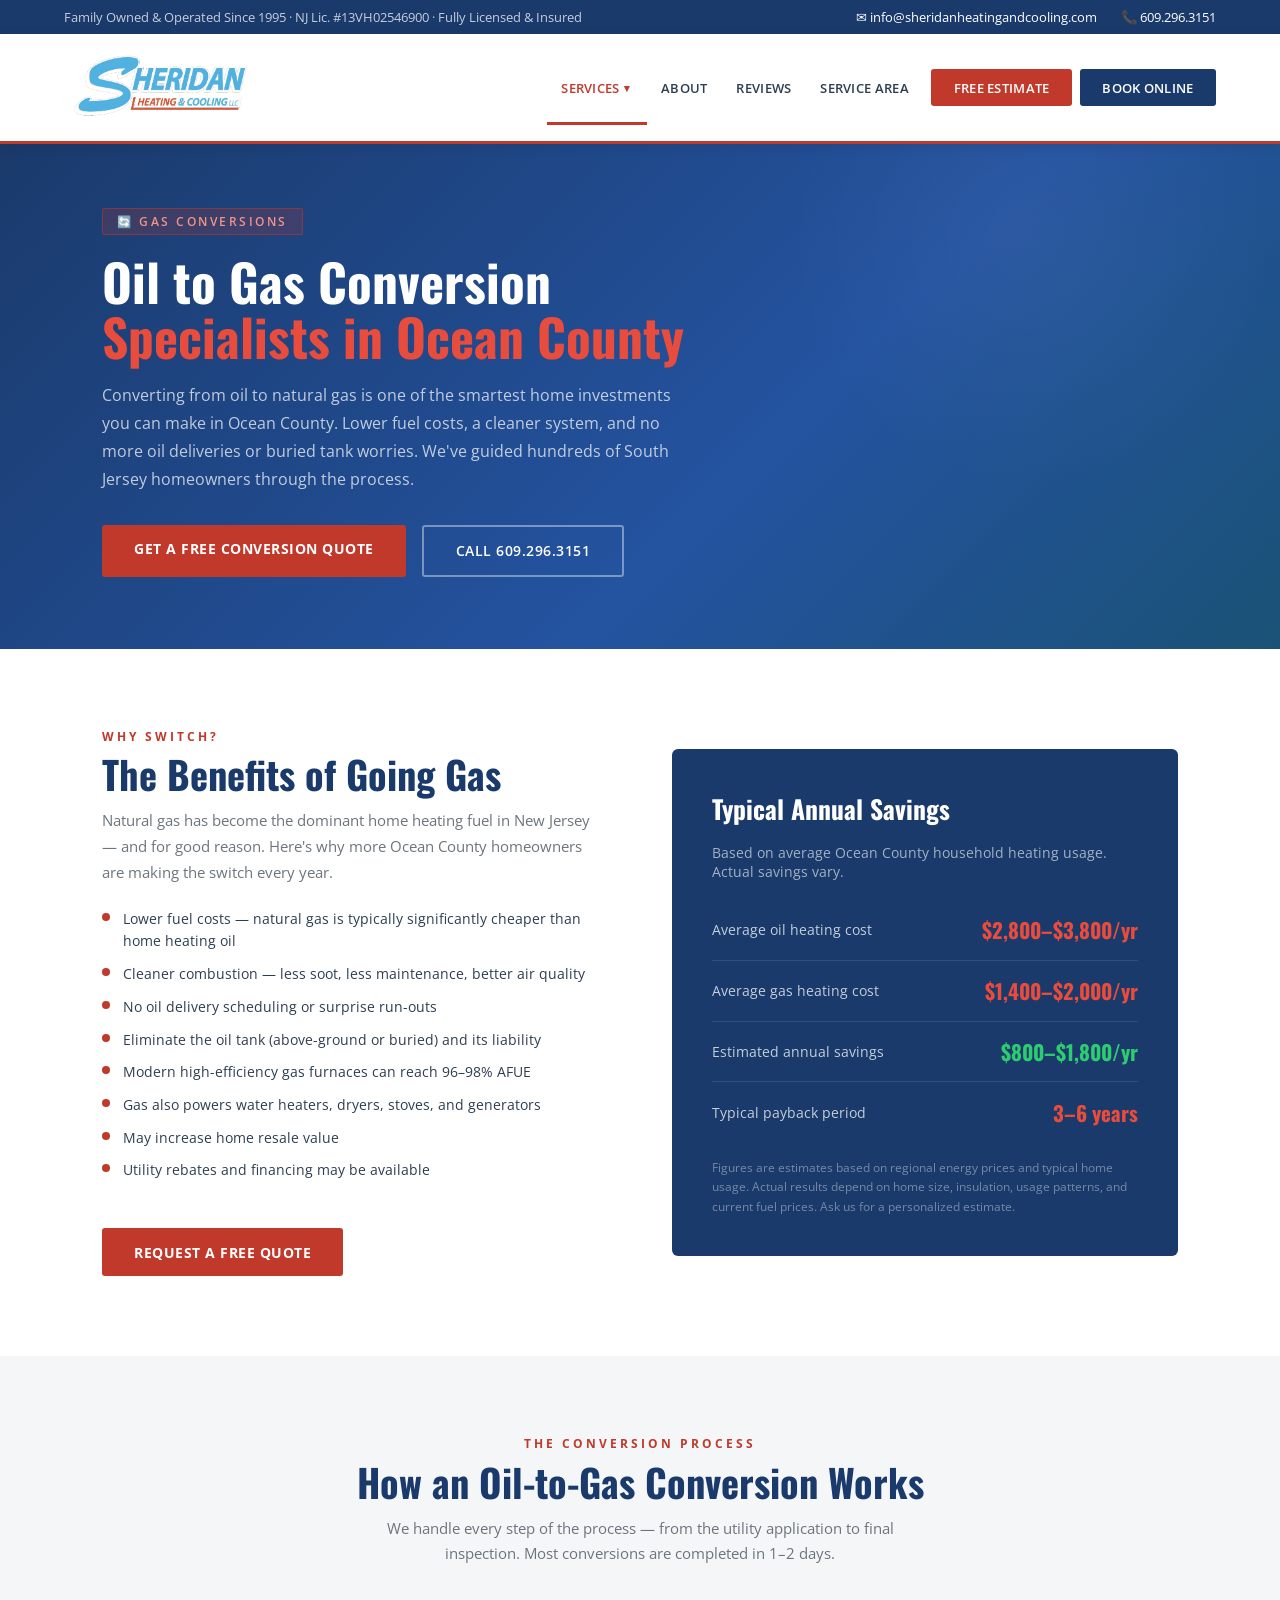
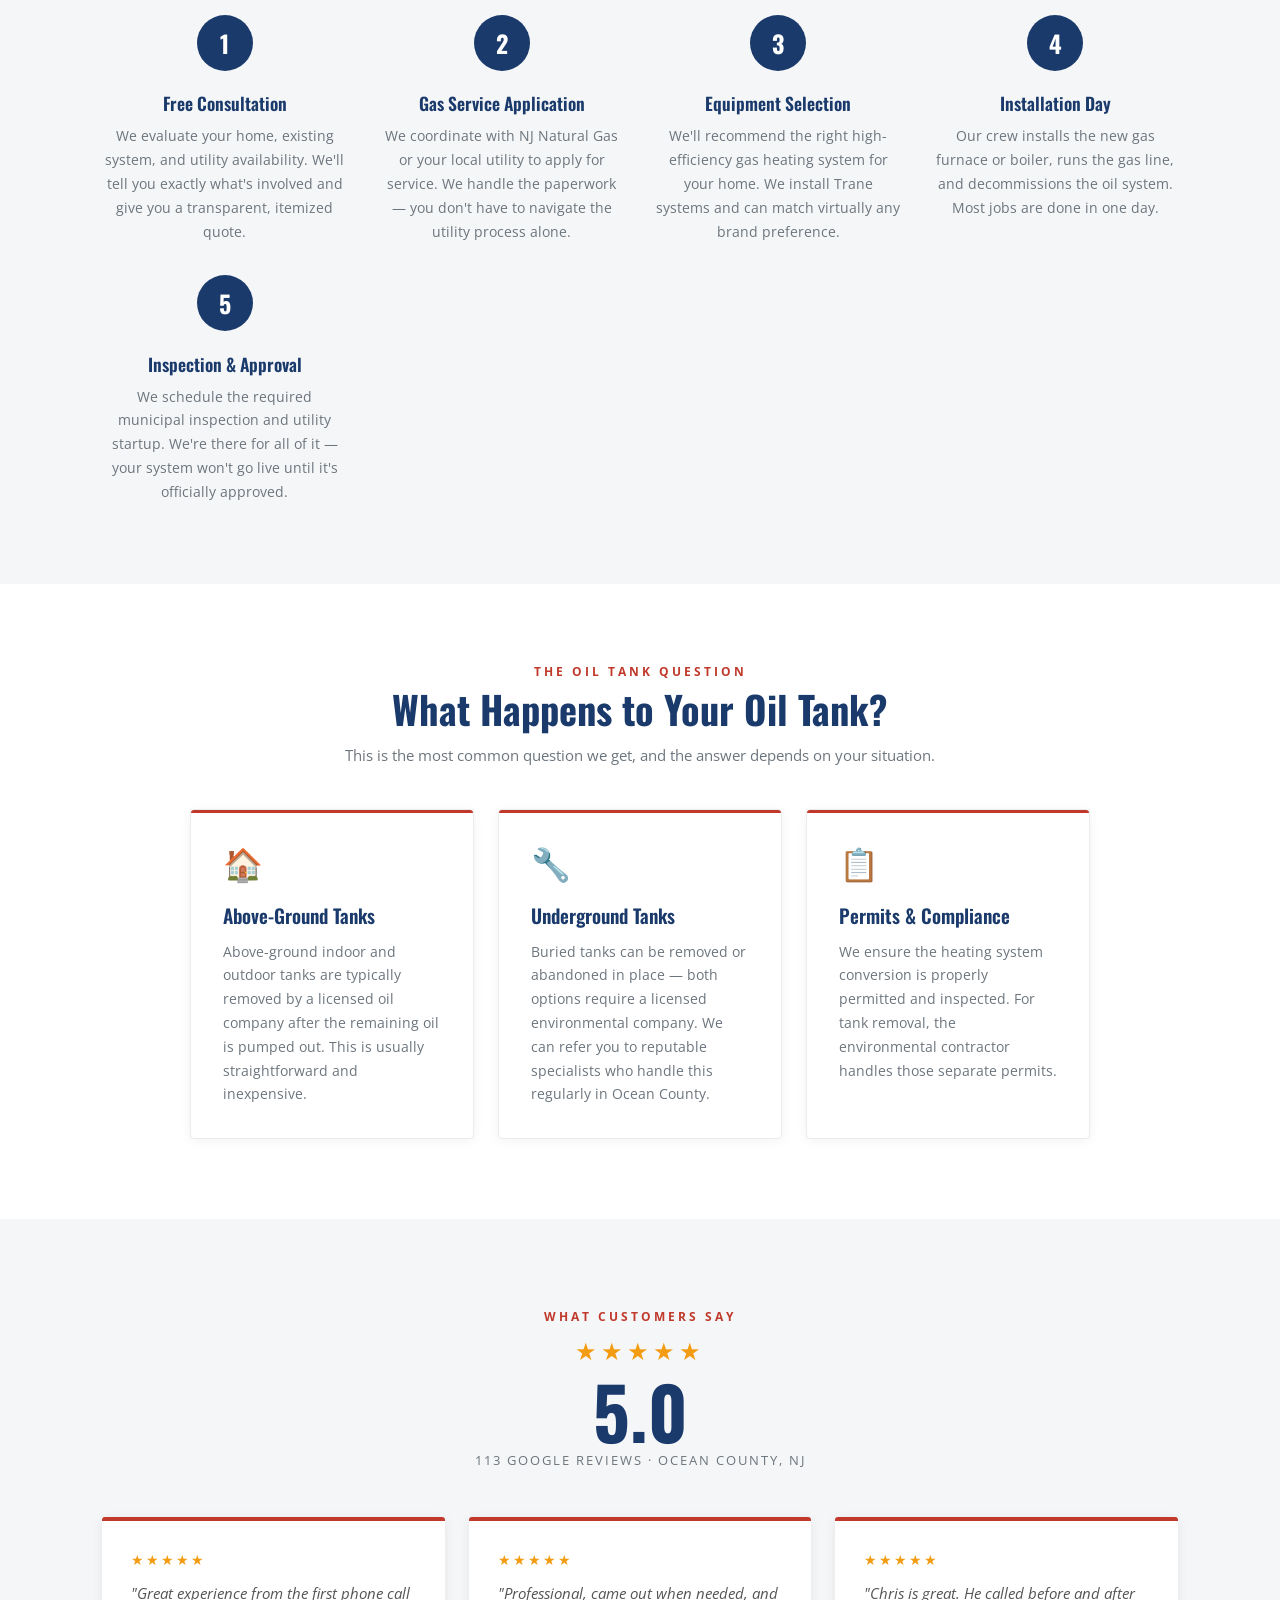
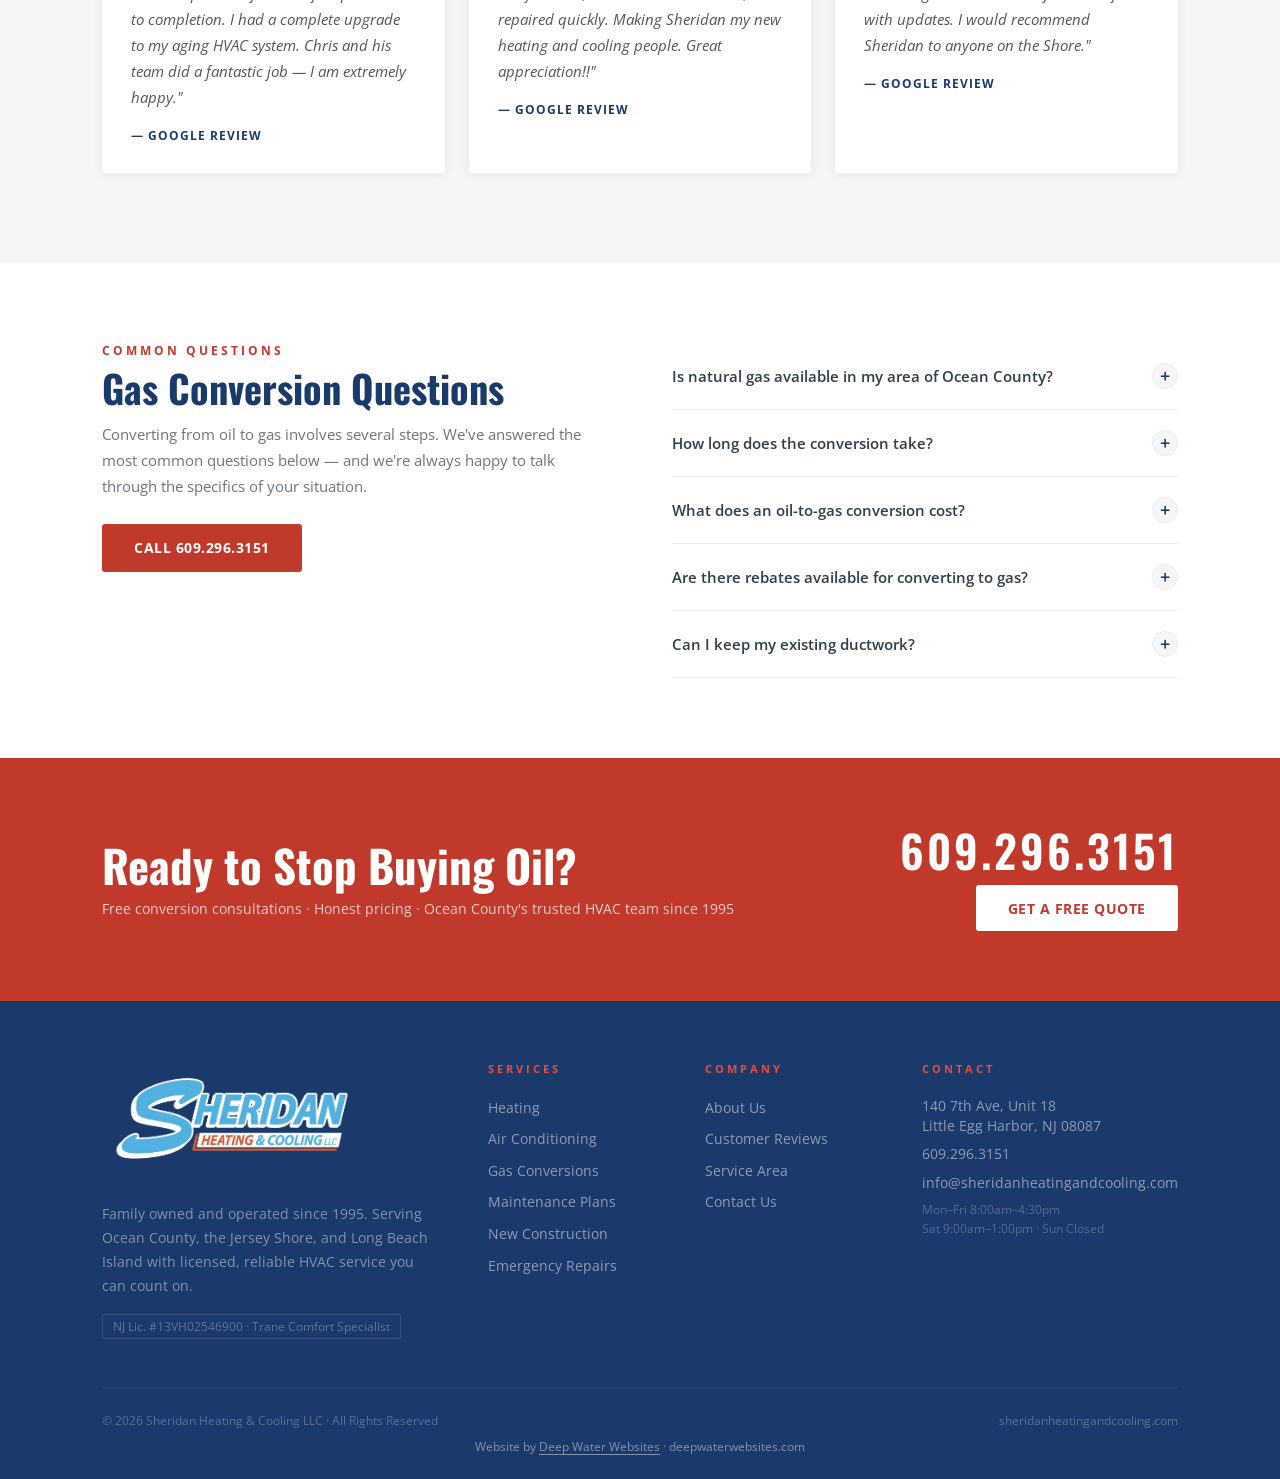
<file: gas-conversions.html>
<!DOCTYPE html>
<html lang="en">
<head>
<meta charset="UTF-8">
<meta name="viewport" content="width=device-width, initial-scale=1.0">
<title>Oil to Gas Conversions in Ocean County NJ | Sheridan Heating &amp; Cooling</title>
<meta name="description" content="Oil-to-gas conversion specialists in Ocean County NJ. Save money, improve efficiency, and ditch the oil tank. Family-owned since 1995. Call 609.296.3151 for a free quote.">
<meta property="og:title" content="Oil to Gas Conversions in Ocean County NJ | Sheridan Heating &amp; Cooling">
<meta property="og:description" content="Convert from oil to natural gas and start saving. Sheridan Heating &amp; Cooling are your Ocean County gas conversion specialists. Call 609.296.3151.">
<meta property="og:type" content="website">
<link rel="canonical" href="https://www.sheridanheatingandcooling.com/gas-conversions.html">
<link rel="preconnect" href="https://fonts.googleapis.com">
<link href="https://fonts.googleapis.com/css2?family=Oswald:wght@400;500;600;700&family=Open+Sans:ital,wght@0,300;0,400;0,600;1,400&display=swap" rel="stylesheet">
<link rel="stylesheet" href="styles.css">
</head>
<body>

<!-- TOP BAR -->
<div class="top-bar">
  <div class="top-bar-left">Family Owned &amp; Operated Since 1995 &middot; NJ Lic. #13VH02546900 &middot; Fully Licensed &amp; Insured</div>
  <div class="top-bar-right">
    <a href="mailto:info@sheridanheatingandcooling.com">&#9993; info@sheridanheatingandcooling.com</a>
    <a href="tel:6092963151">&#128222; 609.296.3151</a>
  </div>
</div>

<!-- NAV -->
<nav>
  <a href="index.html" class="nav-logo">
    <img src="sheridan-logo.png" alt="Sheridan Heating &amp; Cooling">
  </a>
  <button class="nav-toggle" aria-label="Open navigation" aria-expanded="false">
    <span></span><span></span><span></span>
  </button>
  <ul class="nav-links">
    <li class="has-dropdown">
      <a href="#" class="active">Services <span class="caret">&#9660;</span></a>
      <ul class="dropdown">
        <li><a href="heating.html">Heating</a></li>
        <li><a href="cooling.html">Air Conditioning</a></li>
        <li><a href="gas-conversions.html">Gas Conversions</a></li>
        <li><a href="maintenance-agreements.html">Maintenance Plans</a></li>
      </ul>
    </li>
    <li><a href="about.html">About</a></li>
    <li><a href="index.html#reviews">Reviews</a></li>
    <li><a href="index.html#areas">Service Area</a></li>
    <li><a href="contact.html" class="nav-cta">Free Estimate</a></li>
    <li><a href="contact.html" class="nav-book">Book Online</a></li>
  </ul>
</nav>

<!-- PAGE HERO -->
<section class="page-hero">
  <div class="page-hero-content">    <div class="page-hero-tag">&#128260; Gas Conversions</div>
    <h1 class="page-hero-title">Oil to Gas Conversion<br><span class="red">Specialists in Ocean County</span></h1>
    <p class="page-hero-desc">Converting from oil to natural gas is one of the smartest home investments you can make in Ocean County. Lower fuel costs, a cleaner system, and no more oil deliveries or buried tank worries. We've guided hundreds of South Jersey homeowners through the process.</p>
    <div class="page-hero-btns">
      <a href="contact.html" class="btn-red">Get a Free Conversion Quote</a>
      <a href="tel:6092963151" class="btn-outline-white">Call 609.296.3151</a>
    </div>
  </div>
</section>

<!-- WHY CONVERT -->
<section class="section-pad bg-white">
  <div class="feature-grid">
    <div class="feature-content">
      <div class="section-tag">Why Switch?</div>
      <h2 class="section-title">The Benefits of Going Gas</h2>
      <p class="section-sub">Natural gas has become the dominant home heating fuel in New Jersey &mdash; and for good reason. Here's why more Ocean County homeowners are making the switch every year.</p>
      <ul class="service-list">
        <li>Lower fuel costs &mdash; natural gas is typically significantly cheaper than home heating oil</li>
        <li>Cleaner combustion &mdash; less soot, less maintenance, better air quality</li>
        <li>No oil delivery scheduling or surprise run-outs</li>
        <li>Eliminate the oil tank (above-ground or buried) and its liability</li>
        <li>Modern high-efficiency gas furnaces can reach 96&ndash;98% AFUE</li>
        <li>Gas also powers water heaters, dryers, stoves, and generators</li>
        <li>May increase home resale value</li>
        <li>Utility rebates and financing may be available</li>
      </ul>
      <a href="contact.html" class="btn-red" style="margin-top:1.5rem;">Request a Free Quote</a>
    </div>
    <div class="savings-box">
      <div class="savings-box-title">Typical Annual Savings</div>
      <p style="font-size:0.85rem;color:rgba(255,255,255,0.6);margin-bottom:1.2rem;">Based on average Ocean County household heating usage. Actual savings vary.</p>
      <div class="savings-row">
        <span class="savings-label">Average oil heating cost</span>
        <span class="savings-val">$2,800&ndash;$3,800/yr</span>
      </div>
      <div class="savings-row">
        <span class="savings-label">Average gas heating cost</span>
        <span class="savings-val">$1,400&ndash;$2,000/yr</span>
      </div>
      <div class="savings-row">
        <span class="savings-label">Estimated annual savings</span>
        <span class="savings-val" style="color:#2ecc71;">$800&ndash;$1,800/yr</span>
      </div>
      <div class="savings-row">
        <span class="savings-label">Typical payback period</span>
        <span class="savings-val">3&ndash;6 years</span>
      </div>
      <p class="savings-disclaimer">Figures are estimates based on regional energy prices and typical home usage. Actual results depend on home size, insulation, usage patterns, and current fuel prices. Ask us for a personalized estimate.</p>
    </div>
  </div>
</section>

<!-- PROCESS -->
<section class="section-pad bg-offwhite">
  <div class="text-center" style="margin-bottom:3rem;">
    <div class="section-tag">The Conversion Process</div>
    <h2 class="section-title">How an Oil-to-Gas Conversion Works</h2>
    <p class="section-sub mx-auto" style="max-width:560px;">We handle every step of the process &mdash; from the utility application to final inspection. Most conversions are completed in 1&ndash;2 days.</p>
  </div>
  <div class="process-steps">
    <div class="process-step">
      <div class="process-step-title">Free Consultation</div>
      <p class="process-step-text">We evaluate your home, existing system, and utility availability. We'll tell you exactly what's involved and give you a transparent, itemized quote.</p>
    </div>
    <div class="process-step">
      <div class="process-step-title">Gas Service Application</div>
      <p class="process-step-text">We coordinate with NJ Natural Gas or your local utility to apply for service. We handle the paperwork &mdash; you don't have to navigate the utility process alone.</p>
    </div>
    <div class="process-step">
      <div class="process-step-title">Equipment Selection</div>
      <p class="process-step-text">We'll recommend the right high-efficiency gas heating system for your home. We install Trane systems and can match virtually any brand preference.</p>
    </div>
    <div class="process-step">
      <div class="process-step-title">Installation Day</div>
      <p class="process-step-text">Our crew installs the new gas furnace or boiler, runs the gas line, and decommissions the oil system. Most jobs are done in one day.</p>
    </div>
    <div class="process-step">
      <div class="process-step-title">Inspection &amp; Approval</div>
      <p class="process-step-text">We schedule the required municipal inspection and utility startup. We're there for all of it &mdash; your system won't go live until it's officially approved.</p>
    </div>
  </div>
</section>

<!-- OIL TANK INFO -->
<section class="section-pad bg-white">
  <div class="text-center" style="max-width:700px;margin:0 auto 2.5rem;">
    <div class="section-tag">The Oil Tank Question</div>
    <h2 class="section-title">What Happens to Your Oil Tank?</h2>
    <p class="section-sub">This is the most common question we get, and the answer depends on your situation.</p>
  </div>
  <div class="cards-grid" style="max-width:900px;margin:0 auto;">
    <div class="detail-card">
      <div class="detail-card-icon">&#127968;</div>
      <div class="detail-card-title">Above-Ground Tanks</div>
      <p class="detail-card-text">Above-ground indoor and outdoor tanks are typically removed by a licensed oil company after the remaining oil is pumped out. This is usually straightforward and inexpensive.</p>
    </div>
    <div class="detail-card">
      <div class="detail-card-icon">&#128295;</div>
      <div class="detail-card-title">Underground Tanks</div>
      <p class="detail-card-text">Buried tanks can be removed or abandoned in place &mdash; both options require a licensed environmental company. We can refer you to reputable specialists who handle this regularly in Ocean County.</p>
    </div>
    <div class="detail-card">
      <div class="detail-card-icon">&#128203;</div>
      <div class="detail-card-title">Permits &amp; Compliance</div>
      <p class="detail-card-text">We ensure the heating system conversion is properly permitted and inspected. For tank removal, the environmental contractor handles those separate permits.</p>
    </div>
  </div>
</section>

<!-- REVIEWS -->
<section class="reviews">
  <div class="reviews-intro">
    <div class="section-tag">What Customers Say</div>
    <div class="star-row">&#9733;&#9733;&#9733;&#9733;&#9733;</div>
    <div class="rating-display">5.0</div>
    <div class="rating-info">113 Google Reviews &middot; Ocean County, NJ</div>
  </div>
  <div class="reviews-grid">
    <div class="review-card"><div class="rev-stars">&#9733;&#9733;&#9733;&#9733;&#9733;</div><p class="rev-text">"Great experience from the first phone call to completion. I had a complete upgrade to my aging HVAC system. Chris and his team did a fantastic job &mdash; I am extremely happy."</p><div class="rev-author">&mdash; Google Review</div></div>
    <div class="review-card"><div class="rev-stars">&#9733;&#9733;&#9733;&#9733;&#9733;</div><p class="rev-text">"Professional, came out when needed, and repaired quickly. Making Sheridan my new heating and cooling people. Great appreciation!!"</p><div class="rev-author">&mdash; Google Review</div></div>
    <div class="review-card"><div class="rev-stars">&#9733;&#9733;&#9733;&#9733;&#9733;</div><p class="rev-text">"Chris is great. He called before and after with updates. I would recommend Sheridan to anyone on the Shore."</p><div class="rev-author">&mdash; Google Review</div></div>
  </div>
</section>

<!-- COMMON QUESTIONS -->
<section class="section-pad bg-white">
  <div style="display:grid;grid-template-columns:1fr 1fr;gap:4rem;align-items:start;">
    <div>
      <div class="section-tag">Common Questions</div>
      <h2 class="section-title">Gas Conversion Questions</h2>
      <p class="section-sub">Converting from oil to gas involves several steps. We've answered the most common questions below &mdash; and we're always happy to talk through the specifics of your situation.</p>
      <a href="tel:6092963151" class="btn-red" style="margin-top:1.5rem;">Call 609.296.3151</a>
    </div>
    <div class="faq-list">
      <details class="faq-item">
        <summary class="faq-q">Is natural gas available in my area of Ocean County?<span class="faq-toggle">+</span></summary>
        <p class="faq-a">Natural gas availability varies by street and development. NJ Natural Gas serves much of Ocean County. If gas isn't available on your street, propane can be a good alternative. We'll check availability as part of our free consultation.</p>
      </details>
      <details class="faq-item">
        <summary class="faq-q">How long does the conversion take?<span class="faq-toggle">+</span></summary>
        <p class="faq-a">The utility application process can take 4&ndash;8 weeks depending on the gas company's schedule. The actual installation typically takes 1&ndash;2 days. We'll give you a realistic timeline at the start.</p>
      </details>
      <details class="faq-item">
        <summary class="faq-q">What does an oil-to-gas conversion cost?<span class="faq-toggle">+</span></summary>
        <p class="faq-a">Costs vary depending on the size of your home, the system you choose, and the complexity of the gas line installation. We provide free, detailed quotes with no obligation. Call or contact us online to get started.</p>
      </details>
      <details class="faq-item">
        <summary class="faq-q">Are there rebates available for converting to gas?<span class="faq-toggle">+</span></summary>
        <p class="faq-a">Yes &mdash; NJ Natural Gas and the NJ Clean Energy Program have offered rebates for high-efficiency gas equipment. Availability and amounts change, so ask us about current programs when you call.</p>
      </details>
      <details class="faq-item">
        <summary class="faq-q">Can I keep my existing ductwork?<span class="faq-toggle">+</span></summary>
        <p class="faq-a">In most cases, yes &mdash; existing ductwork can be used with a new gas furnace. We inspect the ductwork during our initial evaluation and advise if any modifications or improvements are needed.</p>
      </details>
    </div>
  </div>
</section>

<!-- CTA -->
<section class="cta-banner">
  <div>
    <h2 class="cta-title">Ready to Stop Buying Oil?</h2>
    <p class="cta-sub">Free conversion consultations &middot; Honest pricing &middot; Ocean County's trusted HVAC team since 1995</p>
  </div>
  <div class="cta-right">
    <a href="tel:6092963151" class="cta-phone-big">609.296.3151</a>
    <a href="contact.html" class="btn-white">Get a Free Quote</a>
  </div>
</section>

<!-- FOOTER -->
<footer>
  <div class="footer-grid">
    <div>
      <a href="index.html" class="footer-logo"><img src="sheridan-logo.png" alt="Sheridan Heating &amp; Cooling"></a>
      <p class="footer-desc">Family owned and operated since 1995. Serving Ocean County, the Jersey Shore, and Long Beach Island with licensed, reliable HVAC service you can count on.</p>
      <span class="footer-lic">NJ Lic. #13VH02546900 &middot; Trane Comfort Specialist</span>
    </div>
    <div class="footer-col">
      <h4>Services</h4>
      <ul>
        <li><a href="heating.html">Heating</a></li>
        <li><a href="cooling.html">Air Conditioning</a></li>
        <li><a href="gas-conversions.html">Gas Conversions</a></li>
        <li><a href="maintenance-agreements.html">Maintenance Plans</a></li>
        <li><a href="contact.html">New Construction</a></li>
        <li><a href="contact.html">Emergency Repairs</a></li>
      </ul>
    </div>
    <div class="footer-col">
      <h4>Company</h4>
      <ul>
        <li><a href="about.html">About Us</a></li>
        <li><a href="index.html#reviews">Customer Reviews</a></li>
        <li><a href="index.html#areas">Service Area</a></li>
        <li><a href="contact.html">Contact Us</a></li>
      </ul>
    </div>
    <div class="footer-col">
      <h4>Contact</h4>
      <div class="contact-line">140 7th Ave, Unit 18<br>Little Egg Harbor, NJ 08087</div>
      <div class="contact-line"><a href="tel:6092963151">609.296.3151</a></div>
      <div class="contact-line"><a href="mailto:info@sheridanheatingandcooling.com">info@sheridanheatingandcooling.com</a></div>
      <div class="contact-line" style="margin-top:0.5rem;font-size:0.78rem;opacity:0.5;">Mon&ndash;Fri 8:00am&ndash;4:30pm<br>Sat 9:00am&ndash;1:00pm &middot; Sun Closed</div>
    </div>
  </div>
  <div class="footer-bottom">
    <p>&copy; 2026 Sheridan Heating &amp; Cooling LLC &middot; All Rights Reserved</p>
    <p>sheridanheatingandcooling.com</p>
  </div>

  <div style="text-align:center;padding:0.6rem 0 0;font-size:12px;color:rgba(255,255,255,0.45);font-family:inherit;">Website by <a href="https://www.deepwaterwebsites.com" target="_blank" rel="noopener noreferrer" style="color:rgba(255,255,255,0.45);text-decoration:underline;text-underline-offset:3px;">Deep Water Websites</a> &middot; deepwaterwebsites.com</div>
</footer>

<script src="main.js"></script>
</body>
</html>
</file>
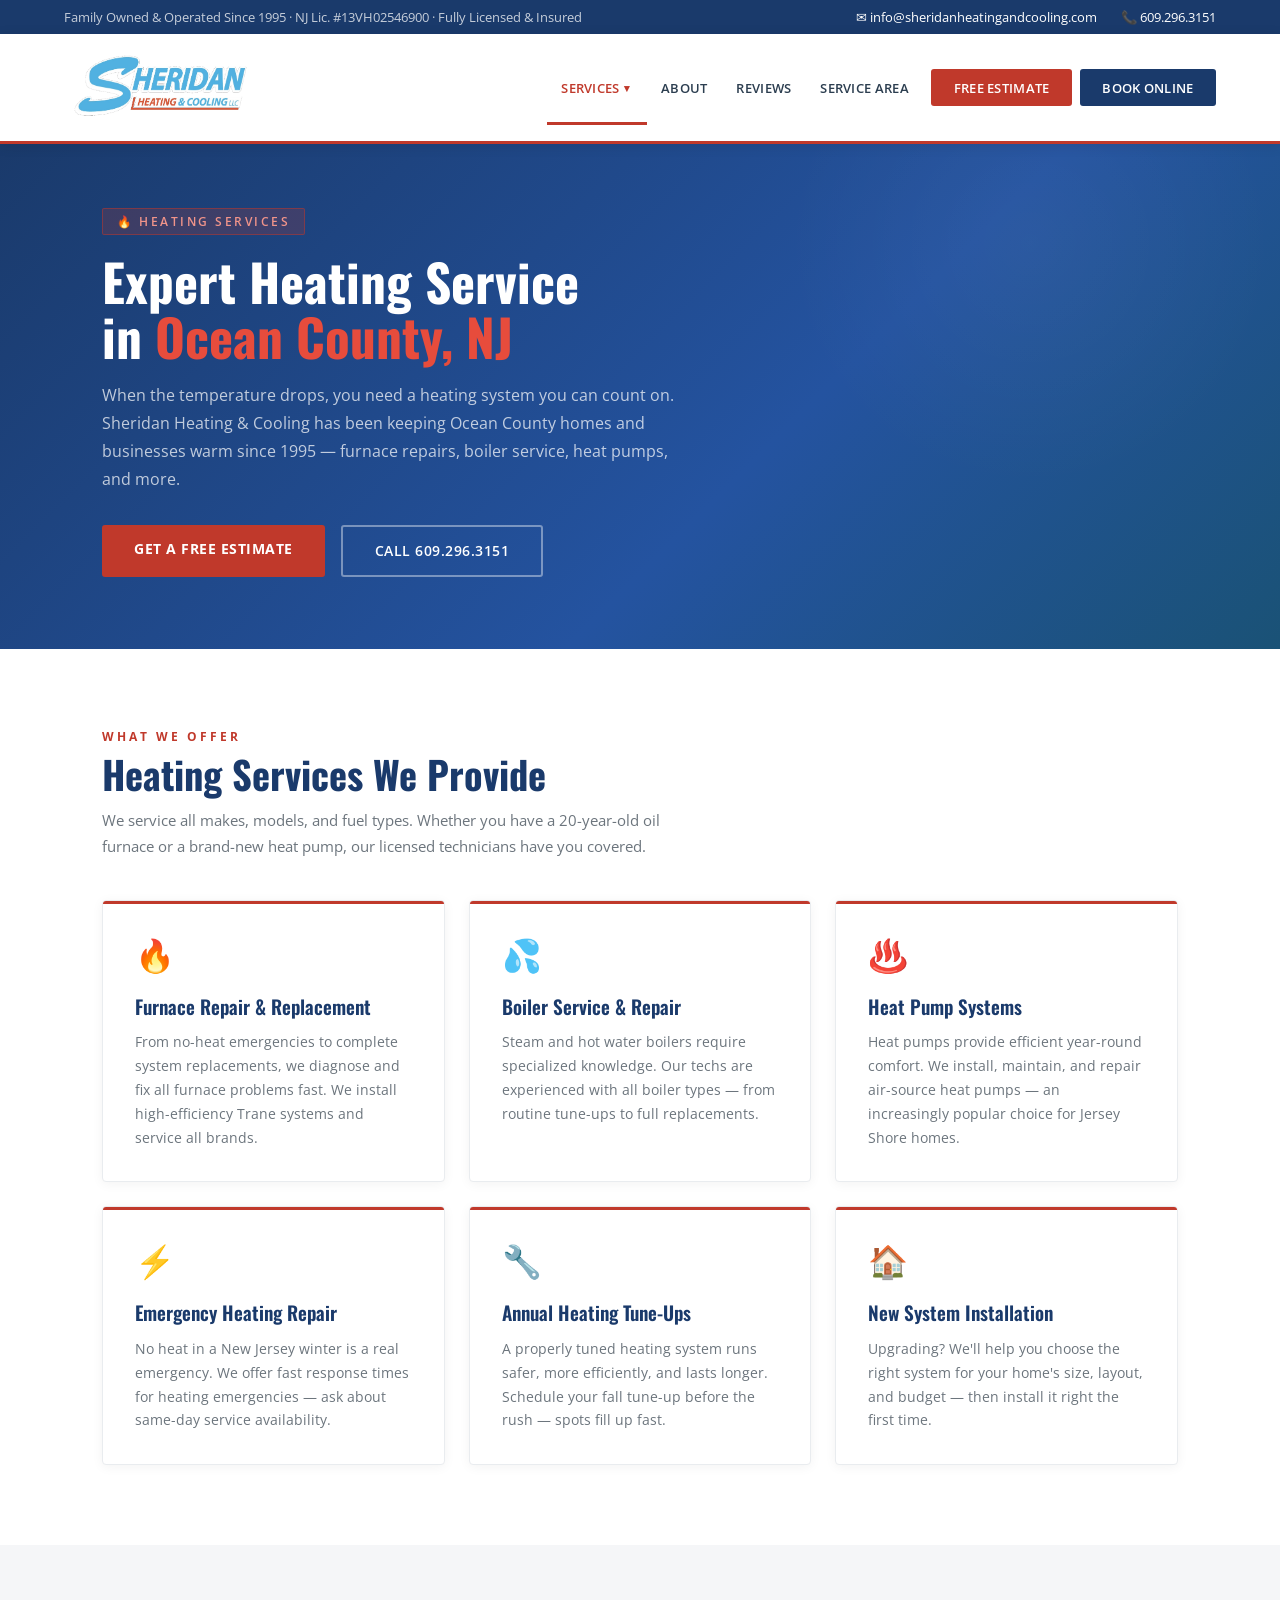
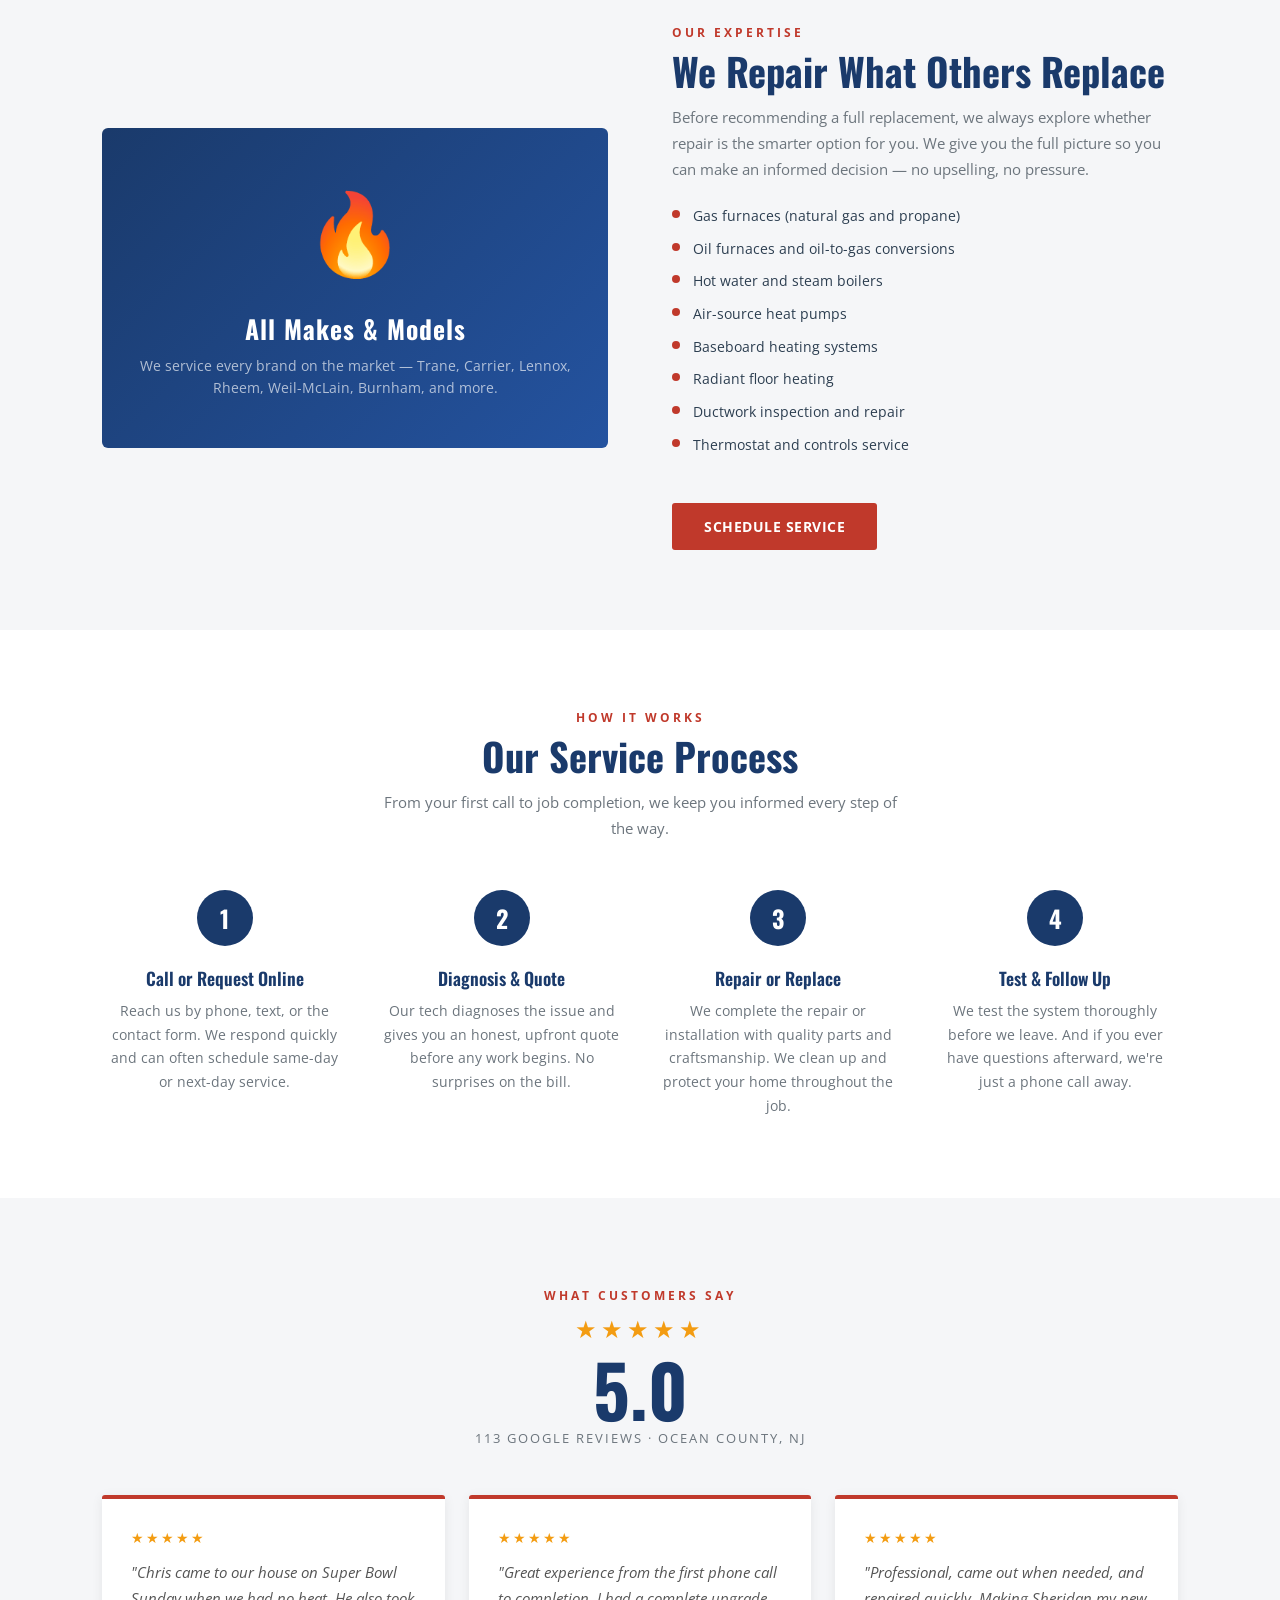
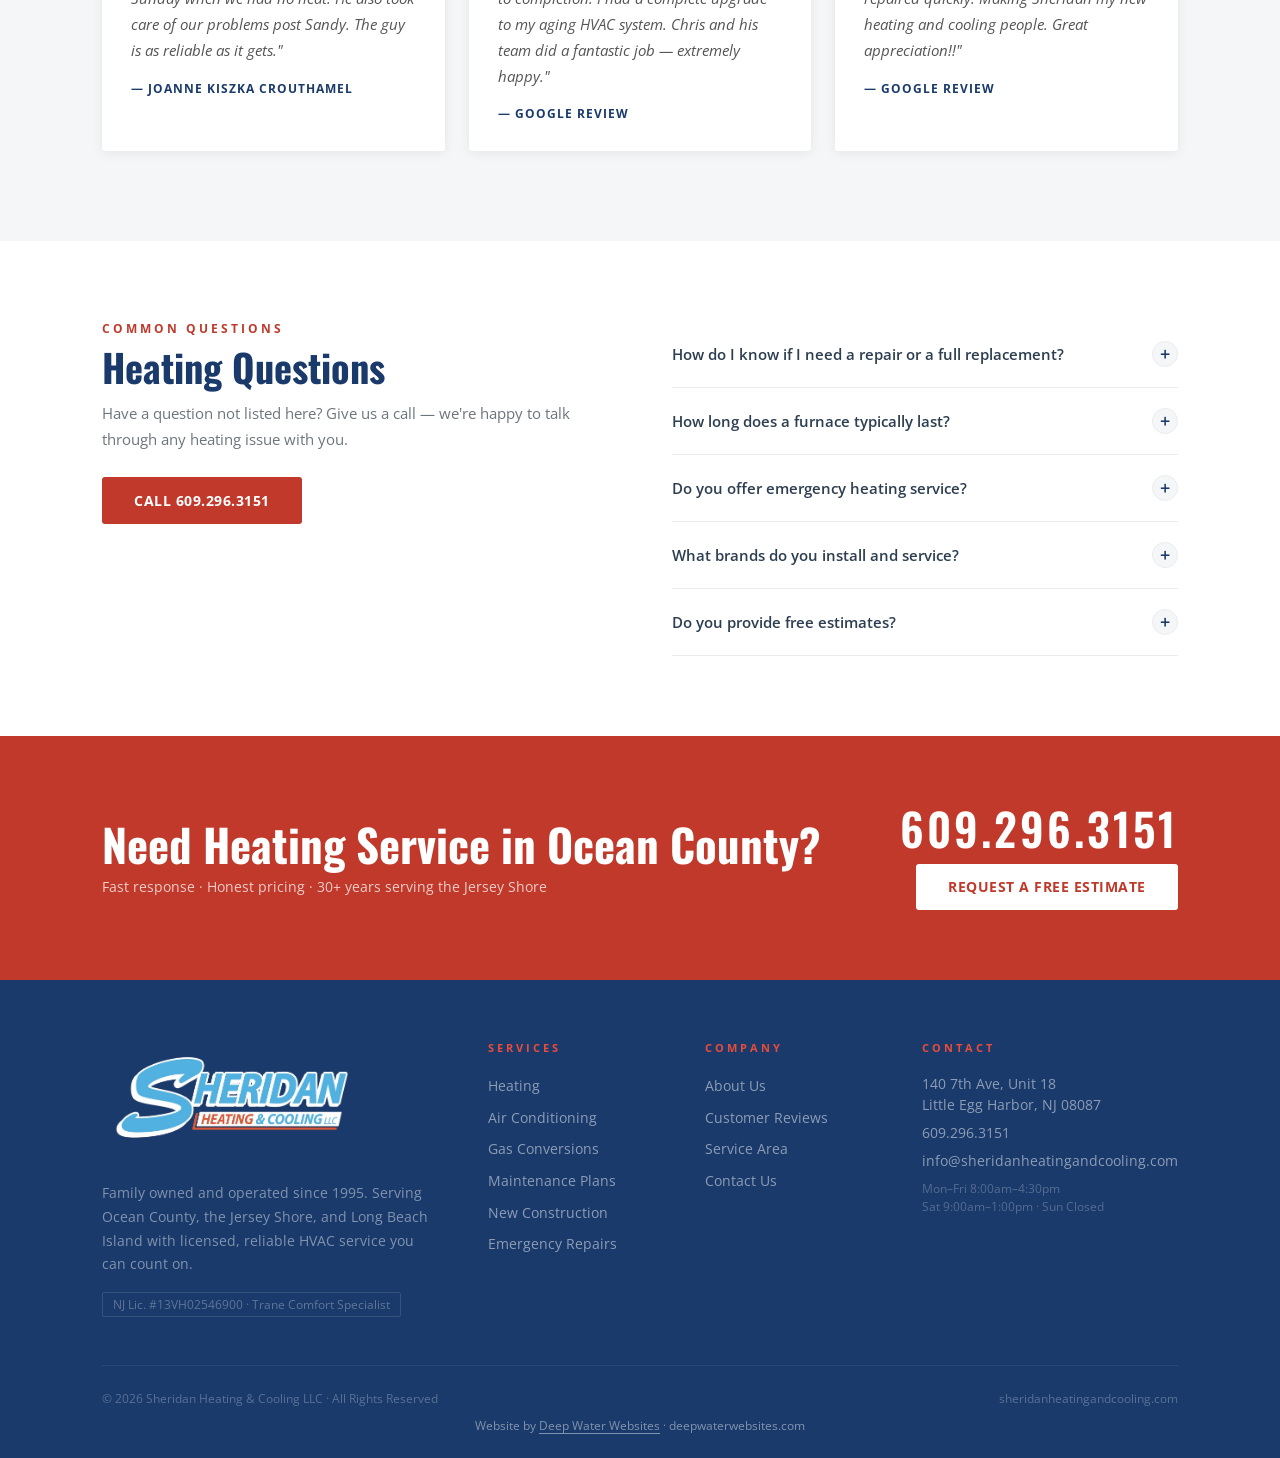
<file: heating.html>
<!DOCTYPE html>
<html lang="en">
<head>
<meta charset="UTF-8">
<meta name="viewport" content="width=device-width, initial-scale=1.0">
<title>Heating Repair &amp; Installation in Ocean County NJ | Sheridan Heating &amp; Cooling</title>
<meta name="description" content="Expert furnace repair, boiler service, heat pump installation, and emergency heating in Ocean County NJ. Family-owned since 1995. Call Sheridan at 609.296.3151.">
<meta property="og:title" content="Heating Service in Ocean County NJ | Sheridan Heating &amp; Cooling">
<meta property="og:description" content="Furnace repair, boiler service &amp; heat pump installation in Ocean County NJ. Family-owned since 1995. 5-star rated. Fast response.">
<meta property="og:type" content="website">
<link rel="canonical" href="https://www.sheridanheatingandcooling.com/heating.html">
<link rel="preconnect" href="https://fonts.googleapis.com">
<link href="https://fonts.googleapis.com/css2?family=Oswald:wght@400;500;600;700&family=Open+Sans:ital,wght@0,300;0,400;0,600;1,400&display=swap" rel="stylesheet">
<link rel="stylesheet" href="styles.css">
<script type="application/ld+json">
{
  "@context": "https://schema.org",
  "@type": "Service",
  "name": "Heating Repair & Installation",
  "provider": { "@type": "HVACBusiness", "name": "Sheridan Heating & Cooling", "telephone": "+16092963151" },
  "areaServed": "Ocean County, NJ",
  "description": "Furnace repair, boiler service, heat pump installation, and emergency heating in Ocean County NJ."
}
</script>
</head>
<body>

<!-- TOP BAR -->
<div class="top-bar">
  <div class="top-bar-left">Family Owned &amp; Operated Since 1995 &middot; NJ Lic. #13VH02546900 &middot; Fully Licensed &amp; Insured</div>
  <div class="top-bar-right">
    <a href="mailto:info@sheridanheatingandcooling.com">&#9993; info@sheridanheatingandcooling.com</a>
    <a href="tel:6092963151">&#128222; 609.296.3151</a>
  </div>
</div>

<!-- NAV -->
<nav>
  <a href="index.html" class="nav-logo">
    <img src="sheridan-logo.png" alt="Sheridan Heating &amp; Cooling">
  </a>
  <button class="nav-toggle" aria-label="Open navigation" aria-expanded="false">
    <span></span><span></span><span></span>
  </button>
  <ul class="nav-links">
    <li class="has-dropdown">
      <a href="#" class="active">Services <span class="caret">&#9660;</span></a>
      <ul class="dropdown">
        <li><a href="heating.html">Heating</a></li>
        <li><a href="cooling.html">Air Conditioning</a></li>
        <li><a href="gas-conversions.html">Gas Conversions</a></li>
        <li><a href="maintenance-agreements.html">Maintenance Plans</a></li>
      </ul>
    </li>
    <li><a href="about.html">About</a></li>
    <li><a href="index.html#reviews">Reviews</a></li>
    <li><a href="index.html#areas">Service Area</a></li>
    <li><a href="contact.html" class="nav-cta">Free Estimate</a></li>
    <li><a href="contact.html" class="nav-book">Book Online</a></li>
  </ul>
</nav>

<!-- PAGE HERO -->
<section class="page-hero">
  <div class="page-hero-content">    <div class="page-hero-tag">&#128293; Heating Services</div>
    <h1 class="page-hero-title">Expert Heating Service<br>in <span class="red">Ocean County, NJ</span></h1>
    <p class="page-hero-desc">When the temperature drops, you need a heating system you can count on. Sheridan Heating &amp; Cooling has been keeping Ocean County homes and businesses warm since 1995 &mdash; furnace repairs, boiler service, heat pumps, and more.</p>
    <div class="page-hero-btns">
      <a href="contact.html" class="btn-red">Get a Free Estimate</a>
      <a href="tel:6092963151" class="btn-outline-white">Call 609.296.3151</a>
    </div>
  </div>
</section>

<!-- SERVICES CARDS -->
<section class="section-pad bg-white">
  <div class="section-tag">What We Offer</div>
  <h2 class="section-title">Heating Services We Provide</h2>
  <p class="section-sub" style="max-width:560px;margin-bottom:2.5rem;">We service all makes, models, and fuel types. Whether you have a 20-year-old oil furnace or a brand-new heat pump, our licensed technicians have you covered.</p>
  <div class="cards-grid">
    <div class="detail-card">
      <div class="detail-card-icon">&#128293;</div>
      <div class="detail-card-title">Furnace Repair &amp; Replacement</div>
      <p class="detail-card-text">From no-heat emergencies to complete system replacements, we diagnose and fix all furnace problems fast. We install high-efficiency Trane systems and service all brands.</p>
    </div>
    <div class="detail-card">
      <div class="detail-card-icon">&#128166;</div>
      <div class="detail-card-title">Boiler Service &amp; Repair</div>
      <p class="detail-card-text">Steam and hot water boilers require specialized knowledge. Our techs are experienced with all boiler types &mdash; from routine tune-ups to full replacements.</p>
    </div>
    <div class="detail-card">
      <div class="detail-card-icon">&#9832;&#65039;</div>
      <div class="detail-card-title">Heat Pump Systems</div>
      <p class="detail-card-text">Heat pumps provide efficient year-round comfort. We install, maintain, and repair air-source heat pumps &mdash; an increasingly popular choice for Jersey Shore homes.</p>
    </div>
    <div class="detail-card">
      <div class="detail-card-icon">&#9889;</div>
      <div class="detail-card-title">Emergency Heating Repair</div>
      <p class="detail-card-text">No heat in a New Jersey winter is a real emergency. We offer fast response times for heating emergencies &mdash; ask about same-day service availability.</p>
    </div>
    <div class="detail-card">
      <div class="detail-card-icon">&#128295;</div>
      <div class="detail-card-title">Annual Heating Tune-Ups</div>
      <p class="detail-card-text">A properly tuned heating system runs safer, more efficiently, and lasts longer. Schedule your fall tune-up before the rush &mdash; spots fill up fast.</p>
    </div>
    <div class="detail-card">
      <div class="detail-card-icon">&#127968;</div>
      <div class="detail-card-title">New System Installation</div>
      <p class="detail-card-text">Upgrading? We'll help you choose the right system for your home's size, layout, and budget &mdash; then install it right the first time.</p>
    </div>
  </div>
</section>

<!-- FEATURE SECTION -->
<section class="section-pad bg-offwhite">
  <div class="feature-grid">
    <div class="feature-visual">
      <div class="feature-visual-icon">&#128293;</div>
      <div class="feature-visual-label">All Makes &amp; Models</div>
      <div class="feature-visual-sub">We service every brand on the market &mdash; Trane, Carrier, Lennox, Rheem, Weil-McLain, Burnham, and more.</div>
    </div>
    <div class="feature-content">
      <div class="section-tag">Our Expertise</div>
      <h2 class="section-title">We Repair What Others Replace</h2>
      <p class="section-sub">Before recommending a full replacement, we always explore whether repair is the smarter option for you. We give you the full picture so you can make an informed decision &mdash; no upselling, no pressure.</p>
      <ul class="service-list">
        <li>Gas furnaces (natural gas and propane)</li>
        <li>Oil furnaces and oil-to-gas conversions</li>
        <li>Hot water and steam boilers</li>
        <li>Air-source heat pumps</li>
        <li>Baseboard heating systems</li>
        <li>Radiant floor heating</li>
        <li>Ductwork inspection and repair</li>
        <li>Thermostat and controls service</li>
      </ul>
      <a href="contact.html" class="btn-red" style="margin-top:1.5rem;">Schedule Service</a>
    </div>
  </div>
</section>

<!-- PROCESS -->
<section class="section-pad bg-white">
  <div class="text-center" style="margin-bottom:3rem;">
    <div class="section-tag">How It Works</div>
    <h2 class="section-title">Our Service Process</h2>
    <p class="section-sub mx-auto" style="max-width:520px;">From your first call to job completion, we keep you informed every step of the way.</p>
  </div>
  <div class="process-steps">
    <div class="process-step">
      <div class="process-step-title">Call or Request Online</div>
      <p class="process-step-text">Reach us by phone, text, or the contact form. We respond quickly and can often schedule same-day or next-day service.</p>
    </div>
    <div class="process-step">
      <div class="process-step-title">Diagnosis &amp; Quote</div>
      <p class="process-step-text">Our tech diagnoses the issue and gives you an honest, upfront quote before any work begins. No surprises on the bill.</p>
    </div>
    <div class="process-step">
      <div class="process-step-title">Repair or Replace</div>
      <p class="process-step-text">We complete the repair or installation with quality parts and craftsmanship. We clean up and protect your home throughout the job.</p>
    </div>
    <div class="process-step">
      <div class="process-step-title">Test &amp; Follow Up</div>
      <p class="process-step-text">We test the system thoroughly before we leave. And if you ever have questions afterward, we're just a phone call away.</p>
    </div>
  </div>
</section>

<!-- REVIEWS -->
<section class="reviews">
  <div class="reviews-intro">
    <div class="section-tag">What Customers Say</div>
    <div class="star-row">&#9733;&#9733;&#9733;&#9733;&#9733;</div>
    <div class="rating-display">5.0</div>
    <div class="rating-info">113 Google Reviews &middot; Ocean County, NJ</div>
  </div>
  <div class="reviews-grid">
    <div class="review-card"><div class="rev-stars">&#9733;&#9733;&#9733;&#9733;&#9733;</div><p class="rev-text">"Chris came to our house on Super Bowl Sunday when we had no heat. He also took care of our problems post Sandy. The guy is as reliable as it gets."</p><div class="rev-author">&mdash; Joanne Kiszka Crouthamel</div></div>
    <div class="review-card"><div class="rev-stars">&#9733;&#9733;&#9733;&#9733;&#9733;</div><p class="rev-text">"Great experience from the first phone call to completion. I had a complete upgrade to my aging HVAC system. Chris and his team did a fantastic job &mdash; extremely happy."</p><div class="rev-author">&mdash; Google Review</div></div>
    <div class="review-card"><div class="rev-stars">&#9733;&#9733;&#9733;&#9733;&#9733;</div><p class="rev-text">"Professional, came out when needed, and repaired quickly. Making Sheridan my new heating and cooling people. Great appreciation!!"</p><div class="rev-author">&mdash; Google Review</div></div>
  </div>
</section>

<!-- COMMON QUESTIONS -->
<section class="section-pad bg-white">
  <div style="display:grid;grid-template-columns:1fr 1fr;gap:4rem;align-items:start;" class="faq-layout">
    <div>
      <div class="section-tag">Common Questions</div>
      <h2 class="section-title">Heating Questions</h2>
      <p class="section-sub">Have a question not listed here? Give us a call &mdash; we're happy to talk through any heating issue with you.</p>
      <a href="tel:6092963151" class="btn-red" style="margin-top:1.5rem;">Call 609.296.3151</a>
    </div>
    <div class="faq-list">
      <details class="faq-item">
        <summary class="faq-q">How do I know if I need a repair or a full replacement?<span class="faq-toggle">+</span></summary>
        <p class="faq-a">A general rule: if the system is under 15 years old and the repair cost is less than half the replacement cost, repair usually makes sense. We'll walk you through both options honestly and let you decide.</p>
      </details>
      <details class="faq-item">
        <summary class="faq-q">How long does a furnace typically last?<span class="faq-toggle">+</span></summary>
        <p class="faq-a">Most gas furnaces last 15&ndash;20 years with proper maintenance. Boilers can last 20&ndash;30 years. Annual tune-ups significantly extend equipment life and catch small problems before they become expensive ones.</p>
      </details>
      <details class="faq-item">
        <summary class="faq-q">Do you offer emergency heating service?<span class="faq-toggle">+</span></summary>
        <p class="faq-a">Yes. We know that a heating failure in January isn't something that can wait. Call us at 609.296.3151 and we'll do our best to get to you as fast as possible.</p>
      </details>
      <details class="faq-item">
        <summary class="faq-q">What brands do you install and service?<span class="faq-toggle">+</span></summary>
        <p class="faq-a">We are a certified Trane Comfort Specialist dealer and our preferred installation brand is Trane. For service and repair, we work on virtually all brands including Carrier, Lennox, Rheem, Weil-McLain, Burnham, and many more.</p>
      </details>
      <details class="faq-item">
        <summary class="faq-q">Do you provide free estimates?<span class="faq-toggle">+</span></summary>
        <p class="faq-a">Yes &mdash; we provide free estimates on new system installations. For service calls and repairs, there is a diagnostic fee that is credited toward the cost of the repair.</p>
      </details>
    </div>
  </div>
</section>

<!-- CTA -->
<section class="cta-banner">
  <div>
    <h2 class="cta-title">Need Heating Service in Ocean County?</h2>
    <p class="cta-sub">Fast response &middot; Honest pricing &middot; 30+ years serving the Jersey Shore</p>
  </div>
  <div class="cta-right">
    <a href="tel:6092963151" class="cta-phone-big">609.296.3151</a>
    <a href="contact.html" class="btn-white">Request a Free Estimate</a>
  </div>
</section>

<!-- FOOTER -->
<footer>
  <div class="footer-grid">
    <div>
      <a href="index.html" class="footer-logo"><img src="sheridan-logo.png" alt="Sheridan Heating &amp; Cooling"></a>
      <p class="footer-desc">Family owned and operated since 1995. Serving Ocean County, the Jersey Shore, and Long Beach Island with licensed, reliable HVAC service you can count on.</p>
      <span class="footer-lic">NJ Lic. #13VH02546900 &middot; Trane Comfort Specialist</span>
    </div>
    <div class="footer-col">
      <h4>Services</h4>
      <ul>
        <li><a href="heating.html">Heating</a></li>
        <li><a href="cooling.html">Air Conditioning</a></li>
        <li><a href="gas-conversions.html">Gas Conversions</a></li>
        <li><a href="maintenance-agreements.html">Maintenance Plans</a></li>
        <li><a href="contact.html">New Construction</a></li>
        <li><a href="contact.html">Emergency Repairs</a></li>
      </ul>
    </div>
    <div class="footer-col">
      <h4>Company</h4>
      <ul>
        <li><a href="about.html">About Us</a></li>
        <li><a href="index.html#reviews">Customer Reviews</a></li>
        <li><a href="index.html#areas">Service Area</a></li>
        <li><a href="contact.html">Contact Us</a></li>
      </ul>
    </div>
    <div class="footer-col">
      <h4>Contact</h4>
      <div class="contact-line">140 7th Ave, Unit 18<br>Little Egg Harbor, NJ 08087</div>
      <div class="contact-line"><a href="tel:6092963151">609.296.3151</a></div>
      <div class="contact-line"><a href="mailto:info@sheridanheatingandcooling.com">info@sheridanheatingandcooling.com</a></div>
      <div class="contact-line" style="margin-top:0.5rem;font-size:0.78rem;opacity:0.5;">Mon&ndash;Fri 8:00am&ndash;4:30pm<br>Sat 9:00am&ndash;1:00pm &middot; Sun Closed</div>
    </div>
  </div>
  <div class="footer-bottom">
    <p>&copy; 2026 Sheridan Heating &amp; Cooling LLC &middot; All Rights Reserved</p>
    <p>sheridanheatingandcooling.com</p>
  </div>

  <div style="text-align:center;padding:0.6rem 0 0;font-size:12px;color:rgba(255,255,255,0.45);font-family:inherit;">Website by <a href="https://www.deepwaterwebsites.com" target="_blank" rel="noopener noreferrer" style="color:rgba(255,255,255,0.45);text-decoration:underline;text-underline-offset:3px;">Deep Water Websites</a> &middot; deepwaterwebsites.com</div>
</footer>

<script src="main.js"></script>
</body>
</html>
</file>
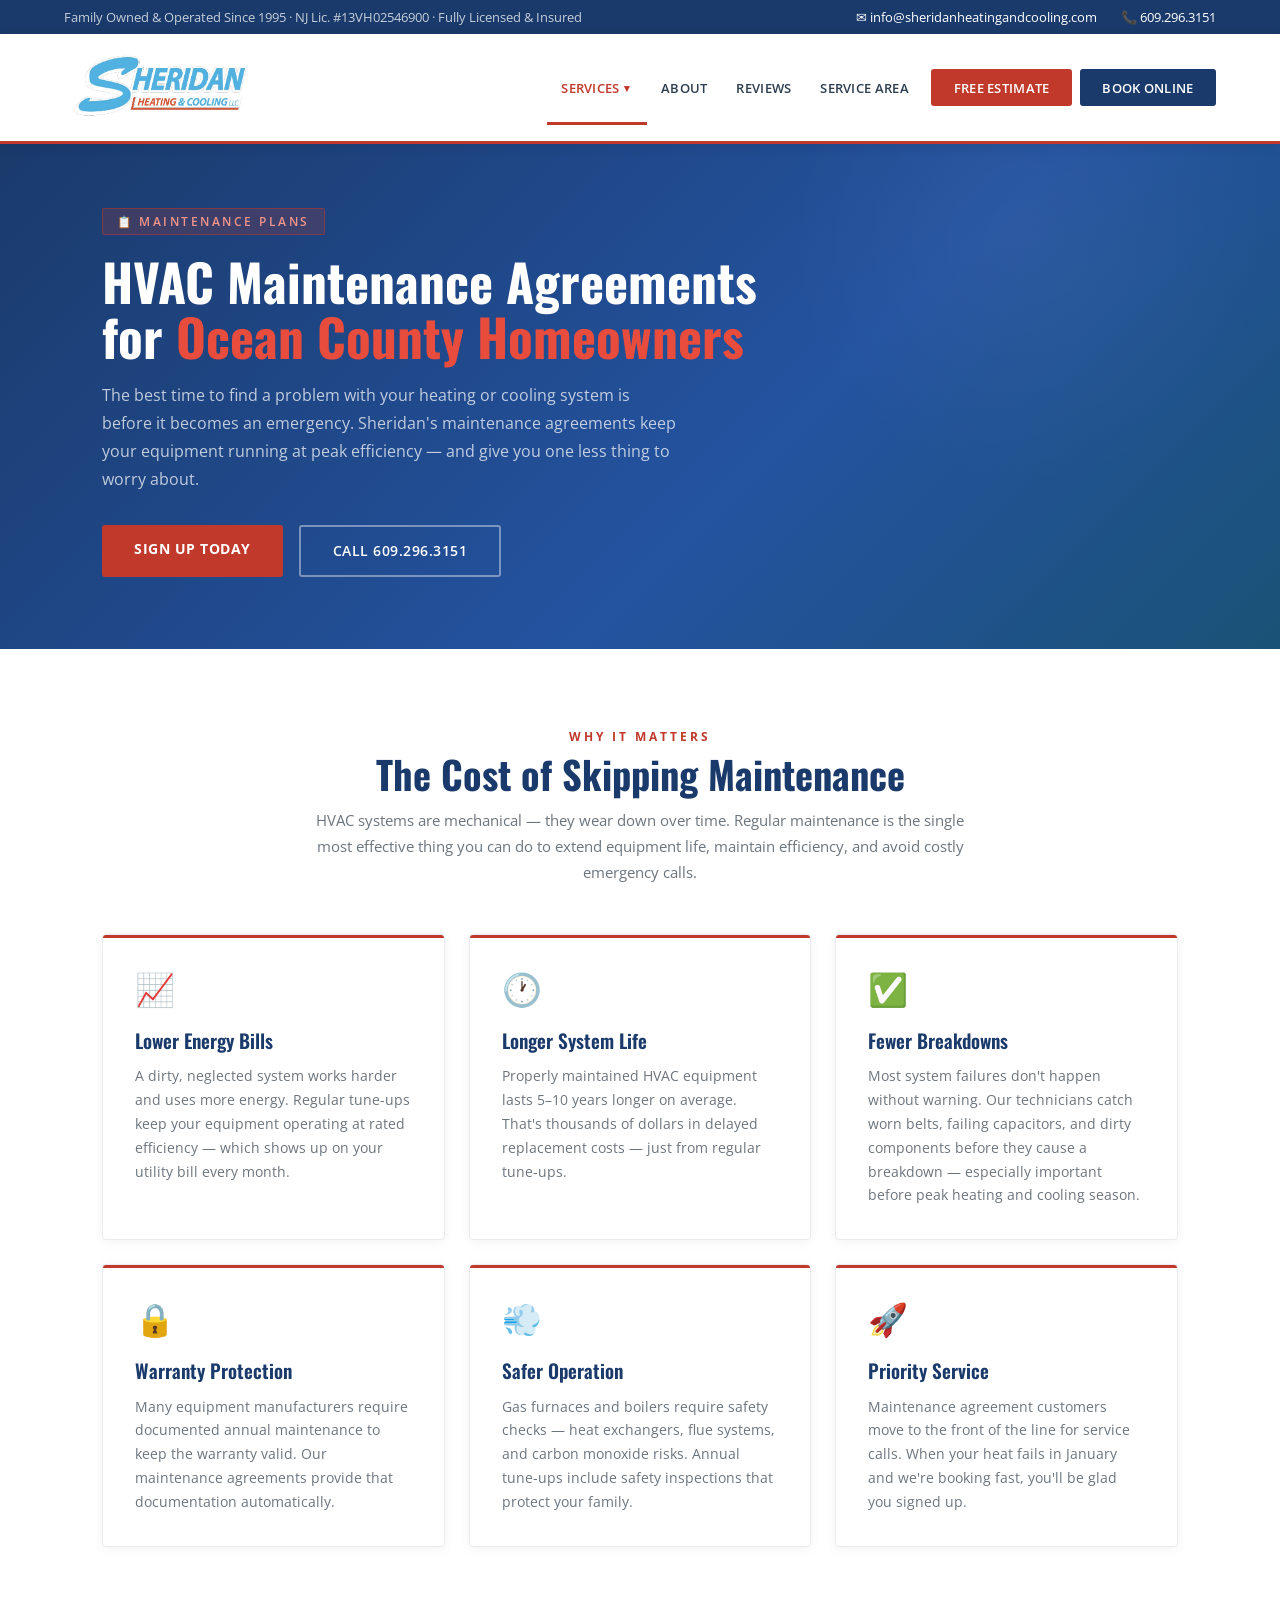
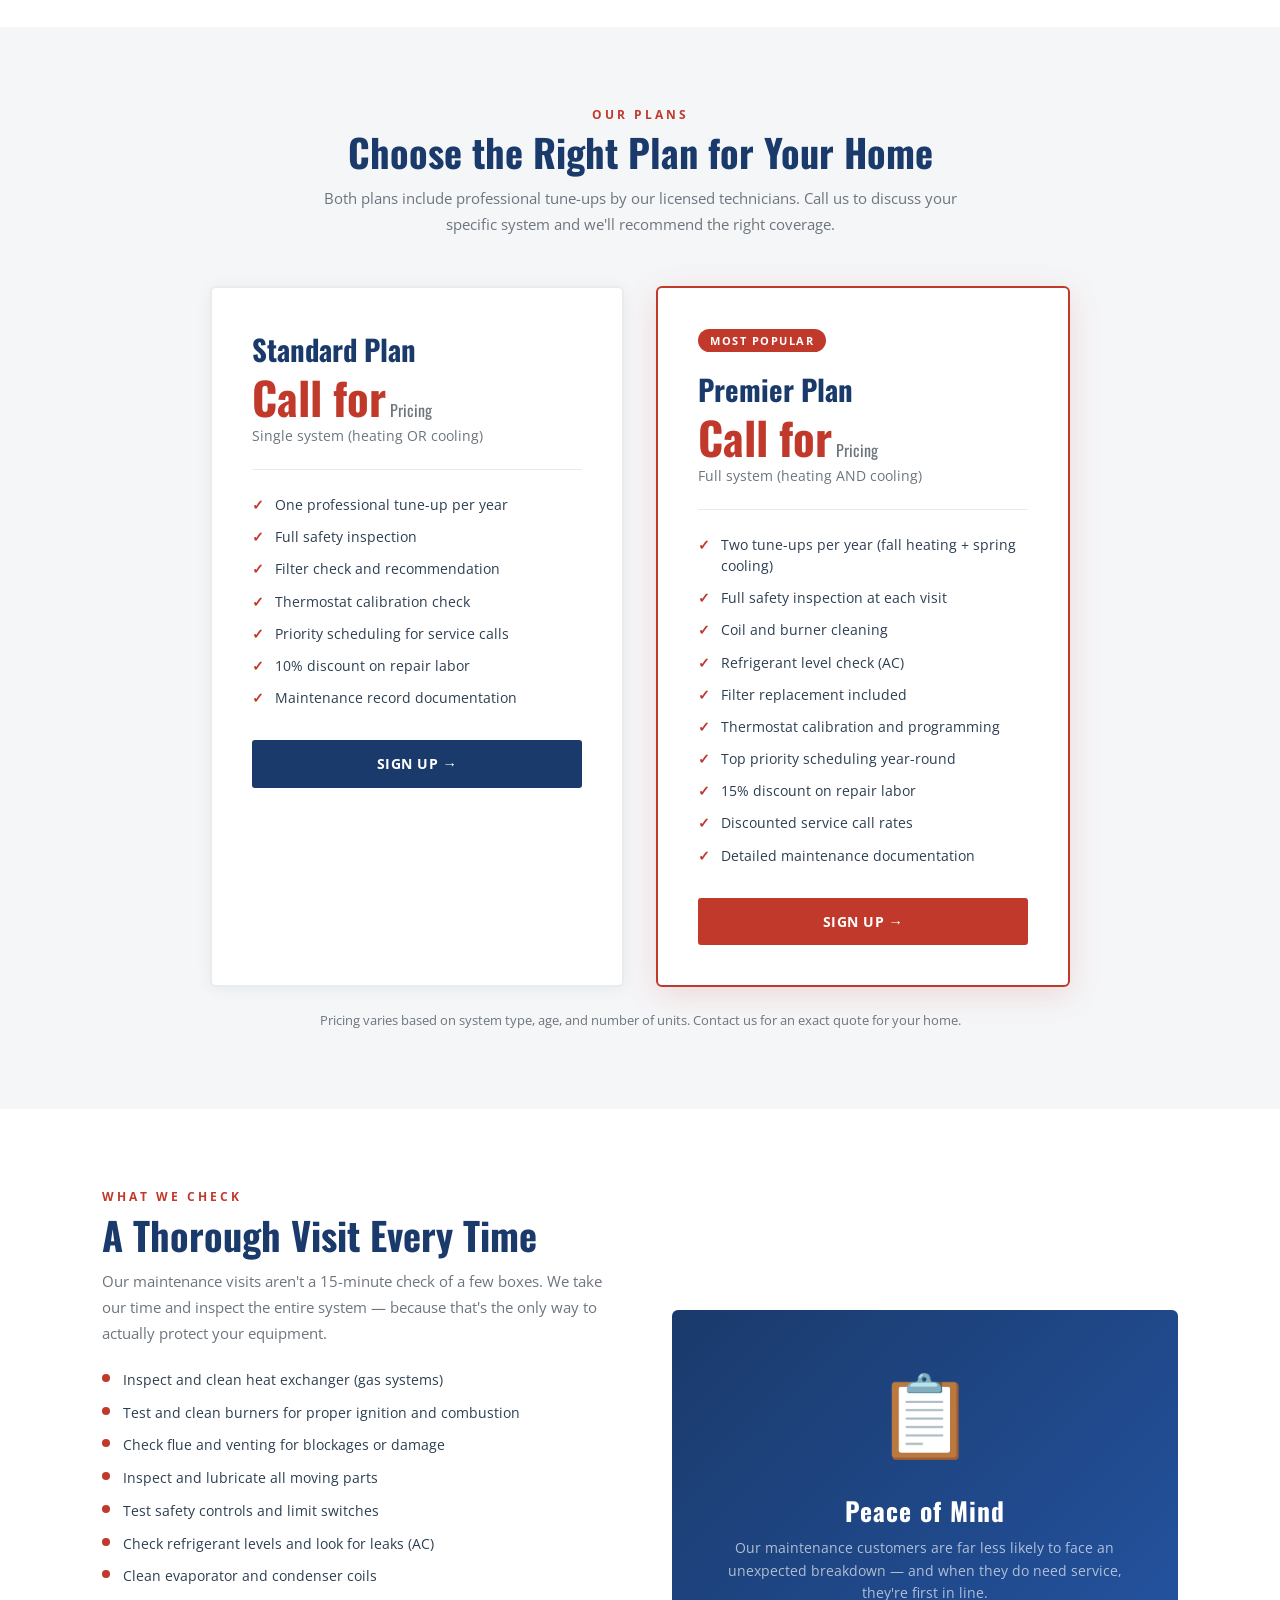
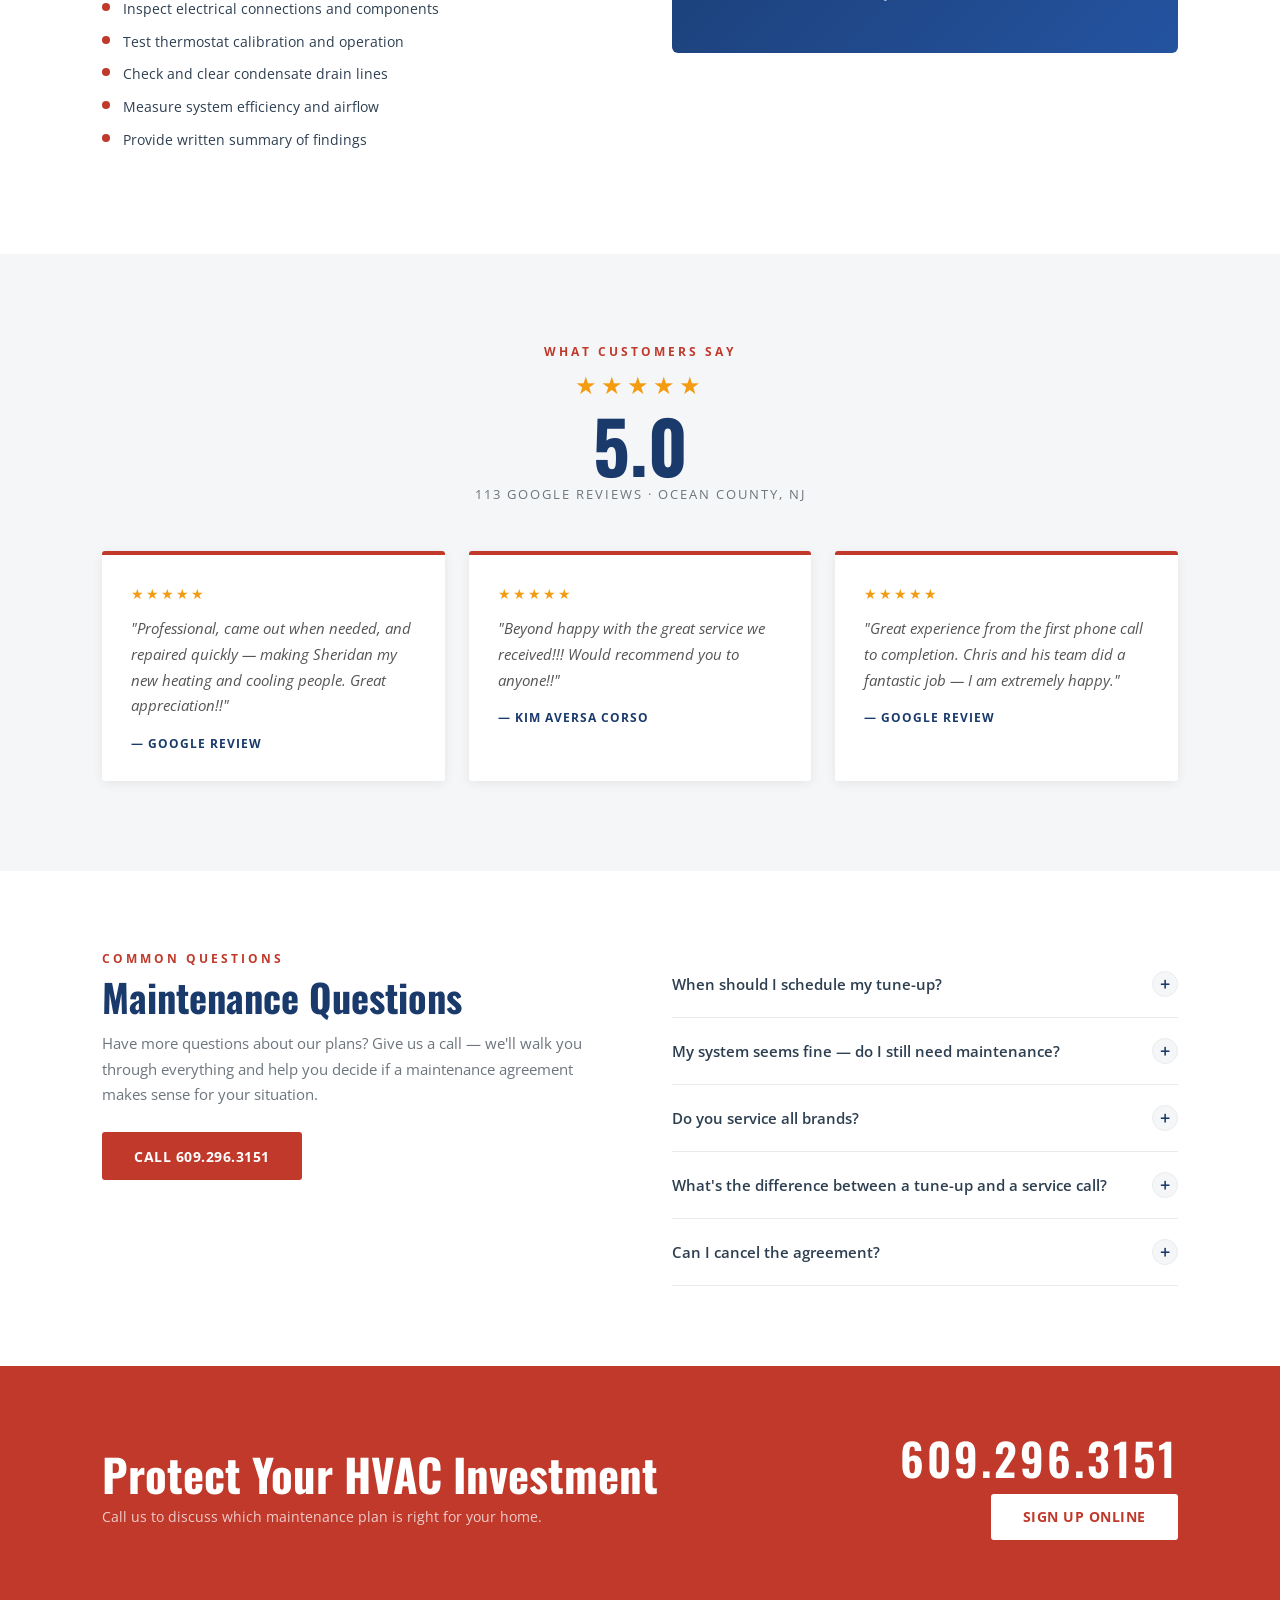
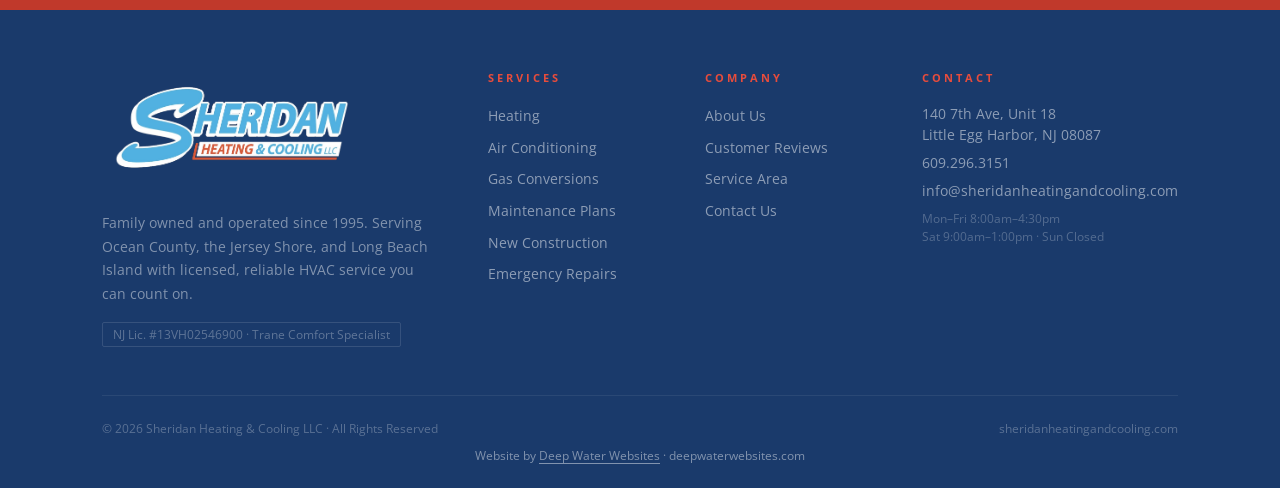
<file: maintenance-agreements.html>
<!DOCTYPE html>
<html lang="en">
<head>
<meta charset="UTF-8">
<meta name="viewport" content="width=device-width, initial-scale=1.0">
<title>HVAC Maintenance Agreements in Ocean County NJ | Sheridan Heating &amp; Cooling</title>
<meta name="description" content="HVAC maintenance plans and tune-up agreements in Ocean County NJ. Protect your system, prevent breakdowns, and save money. Call Sheridan at 609.296.3151.">
<meta property="og:title" content="HVAC Maintenance Agreements in Ocean County NJ | Sheridan Heating &amp; Cooling">
<meta property="og:description" content="Protect your heating and cooling system with a Sheridan maintenance plan. Tune-ups, priority service &amp; peace of mind. Ocean County NJ.">
<meta property="og:type" content="website">
<link rel="canonical" href="https://www.sheridanheatingandcooling.com/maintenance-agreements.html">
<link rel="preconnect" href="https://fonts.googleapis.com">
<link href="https://fonts.googleapis.com/css2?family=Oswald:wght@400;500;600;700&family=Open+Sans:ital,wght@0,300;0,400;0,600;1,400&display=swap" rel="stylesheet">
<link rel="stylesheet" href="styles.css">
</head>
<body>

<!-- TOP BAR -->
<div class="top-bar">
  <div class="top-bar-left">Family Owned &amp; Operated Since 1995 &middot; NJ Lic. #13VH02546900 &middot; Fully Licensed &amp; Insured</div>
  <div class="top-bar-right">
    <a href="mailto:info@sheridanheatingandcooling.com">&#9993; info@sheridanheatingandcooling.com</a>
    <a href="tel:6092963151">&#128222; 609.296.3151</a>
  </div>
</div>

<!-- NAV -->
<nav>
  <a href="index.html" class="nav-logo">
    <img src="sheridan-logo.png" alt="Sheridan Heating &amp; Cooling">
  </a>
  <button class="nav-toggle" aria-label="Open navigation" aria-expanded="false">
    <span></span><span></span><span></span>
  </button>
  <ul class="nav-links">
    <li class="has-dropdown">
      <a href="#" class="active">Services <span class="caret">&#9660;</span></a>
      <ul class="dropdown">
        <li><a href="heating.html">Heating</a></li>
        <li><a href="cooling.html">Air Conditioning</a></li>
        <li><a href="gas-conversions.html">Gas Conversions</a></li>
        <li><a href="maintenance-agreements.html">Maintenance Plans</a></li>
      </ul>
    </li>
    <li><a href="about.html">About</a></li>
    <li><a href="index.html#reviews">Reviews</a></li>
    <li><a href="index.html#areas">Service Area</a></li>
    <li><a href="contact.html" class="nav-cta">Free Estimate</a></li>
    <li><a href="contact.html" class="nav-book">Book Online</a></li>
  </ul>
</nav>

<!-- PAGE HERO -->
<section class="page-hero">
  <div class="page-hero-content">    <div class="page-hero-tag">&#128203; Maintenance Plans</div>
    <h1 class="page-hero-title">HVAC Maintenance Agreements<br>for <span class="red">Ocean County Homeowners</span></h1>
    <p class="page-hero-desc">The best time to find a problem with your heating or cooling system is before it becomes an emergency. Sheridan's maintenance agreements keep your equipment running at peak efficiency &mdash; and give you one less thing to worry about.</p>
    <div class="page-hero-btns">
      <a href="contact.html" class="btn-red">Sign Up Today</a>
      <a href="tel:6092963151" class="btn-outline-white">Call 609.296.3151</a>
    </div>
  </div>
</section>

<!-- WHY MAINTENANCE MATTERS -->
<section class="section-pad bg-white">
  <div class="text-center" style="max-width:680px;margin:0 auto 3rem;">
    <div class="section-tag">Why It Matters</div>
    <h2 class="section-title">The Cost of Skipping Maintenance</h2>
    <p class="section-sub">HVAC systems are mechanical &mdash; they wear down over time. Regular maintenance is the single most effective thing you can do to extend equipment life, maintain efficiency, and avoid costly emergency calls.</p>
  </div>
  <div class="cards-grid">
    <div class="detail-card">
      <div class="detail-card-icon">&#128200;</div>
      <div class="detail-card-title">Lower Energy Bills</div>
      <p class="detail-card-text">A dirty, neglected system works harder and uses more energy. Regular tune-ups keep your equipment operating at rated efficiency &mdash; which shows up on your utility bill every month.</p>
    </div>
    <div class="detail-card">
      <div class="detail-card-icon">&#128336;</div>
      <div class="detail-card-title">Longer System Life</div>
      <p class="detail-card-text">Properly maintained HVAC equipment lasts 5&ndash;10 years longer on average. That's thousands of dollars in delayed replacement costs &mdash; just from regular tune-ups.</p>
    </div>
    <div class="detail-card">
      <div class="detail-card-icon">&#9989;</div>
      <div class="detail-card-title">Fewer Breakdowns</div>
      <p class="detail-card-text">Most system failures don't happen without warning. Our technicians catch worn belts, failing capacitors, and dirty components before they cause a breakdown &mdash; especially important before peak heating and cooling season.</p>
    </div>
    <div class="detail-card">
      <div class="detail-card-icon">&#128274;</div>
      <div class="detail-card-title">Warranty Protection</div>
      <p class="detail-card-text">Many equipment manufacturers require documented annual maintenance to keep the warranty valid. Our maintenance agreements provide that documentation automatically.</p>
    </div>
    <div class="detail-card">
      <div class="detail-card-icon">&#128168;</div>
      <div class="detail-card-title">Safer Operation</div>
      <p class="detail-card-text">Gas furnaces and boilers require safety checks &mdash; heat exchangers, flue systems, and carbon monoxide risks. Annual tune-ups include safety inspections that protect your family.</p>
    </div>
    <div class="detail-card">
      <div class="detail-card-icon">&#128640;</div>
      <div class="detail-card-title">Priority Service</div>
      <p class="detail-card-text">Maintenance agreement customers move to the front of the line for service calls. When your heat fails in January and we're booking fast, you'll be glad you signed up.</p>
    </div>
  </div>
</section>

<!-- PLAN CARDS -->
<section class="section-pad bg-offwhite">
  <div class="text-center" style="max-width:640px;margin:0 auto 3rem;">
    <div class="section-tag">Our Plans</div>
    <h2 class="section-title">Choose the Right Plan for Your Home</h2>
    <p class="section-sub">Both plans include professional tune-ups by our licensed technicians. Call us to discuss your specific system and we'll recommend the right coverage.</p>
  </div>
  <div class="plans-grid" style="max-width:860px;margin:0 auto;">
    <div class="plan-card">
      <div class="plan-name">Standard Plan</div>
      <div class="plan-price">Call for<span> Pricing</span></div>
      <p style="font-size:0.85rem;color:var(--gray);margin-top:0.4rem;">Single system (heating OR cooling)</p>
      <hr class="plan-divider">
      <ul class="plan-features">
        <li><span class="check">&#10003;</span>One professional tune-up per year</li>
        <li><span class="check">&#10003;</span>Full safety inspection</li>
        <li><span class="check">&#10003;</span>Filter check and recommendation</li>
        <li><span class="check">&#10003;</span>Thermostat calibration check</li>
        <li><span class="check">&#10003;</span>Priority scheduling for service calls</li>
        <li><span class="check">&#10003;</span>10% discount on repair labor</li>
        <li><span class="check">&#10003;</span>Maintenance record documentation</li>
      </ul>
      <a href="contact.html" class="btn-blue" style="display:block;text-align:center;">Sign Up &rarr;</a>
    </div>
    <div class="plan-card featured">
      <div class="plan-badge">Most Popular</div>
      <div class="plan-name">Premier Plan</div>
      <div class="plan-price">Call for<span> Pricing</span></div>
      <p style="font-size:0.85rem;color:var(--gray);margin-top:0.4rem;">Full system (heating AND cooling)</p>
      <hr class="plan-divider">
      <ul class="plan-features">
        <li><span class="check">&#10003;</span>Two tune-ups per year (fall heating + spring cooling)</li>
        <li><span class="check">&#10003;</span>Full safety inspection at each visit</li>
        <li><span class="check">&#10003;</span>Coil and burner cleaning</li>
        <li><span class="check">&#10003;</span>Refrigerant level check (AC)</li>
        <li><span class="check">&#10003;</span>Filter replacement included</li>
        <li><span class="check">&#10003;</span>Thermostat calibration and programming</li>
        <li><span class="check">&#10003;</span>Top priority scheduling year-round</li>
        <li><span class="check">&#10003;</span>15% discount on repair labor</li>
        <li><span class="check">&#10003;</span>Discounted service call rates</li>
        <li><span class="check">&#10003;</span>Detailed maintenance documentation</li>
      </ul>
      <a href="contact.html" class="btn-red" style="display:block;text-align:center;">Sign Up &rarr;</a>
    </div>
  </div>
  <p style="text-align:center;font-size:0.82rem;color:var(--gray);margin-top:1.5rem;">Pricing varies based on system type, age, and number of units. Contact us for an exact quote for your home.</p>
</section>

<!-- WHAT'S INCLUDED -->
<section class="section-pad bg-white">
  <div class="feature-grid">
    <div class="feature-content">
      <div class="section-tag">What We Check</div>
      <h2 class="section-title">A Thorough Visit Every Time</h2>
      <p class="section-sub">Our maintenance visits aren't a 15-minute check of a few boxes. We take our time and inspect the entire system &mdash; because that's the only way to actually protect your equipment.</p>
      <ul class="service-list">
        <li>Inspect and clean heat exchanger (gas systems)</li>
        <li>Test and clean burners for proper ignition and combustion</li>
        <li>Check flue and venting for blockages or damage</li>
        <li>Inspect and lubricate all moving parts</li>
        <li>Test safety controls and limit switches</li>
        <li>Check refrigerant levels and look for leaks (AC)</li>
        <li>Clean evaporator and condenser coils</li>
        <li>Inspect electrical connections and components</li>
        <li>Test thermostat calibration and operation</li>
        <li>Check and clear condensate drain lines</li>
        <li>Measure system efficiency and airflow</li>
        <li>Provide written summary of findings</li>
      </ul>
    </div>
    <div class="feature-visual">
      <div class="feature-visual-icon">&#128203;</div>
      <div class="feature-visual-label">Peace of Mind</div>
      <div class="feature-visual-sub">Our maintenance customers are far less likely to face an unexpected breakdown &mdash; and when they do need service, they're first in line.</div>
    </div>
  </div>
</section>

<!-- REVIEWS -->
<section class="reviews">
  <div class="reviews-intro">
    <div class="section-tag">What Customers Say</div>
    <div class="star-row">&#9733;&#9733;&#9733;&#9733;&#9733;</div>
    <div class="rating-display">5.0</div>
    <div class="rating-info">113 Google Reviews &middot; Ocean County, NJ</div>
  </div>
  <div class="reviews-grid">
    <div class="review-card"><div class="rev-stars">&#9733;&#9733;&#9733;&#9733;&#9733;</div><p class="rev-text">"Professional, came out when needed, and repaired quickly &mdash; making Sheridan my new heating and cooling people. Great appreciation!!"</p><div class="rev-author">&mdash; Google Review</div></div>
    <div class="review-card"><div class="rev-stars">&#9733;&#9733;&#9733;&#9733;&#9733;</div><p class="rev-text">"Beyond happy with the great service we received!!! Would recommend you to anyone!!"</p><div class="rev-author">&mdash; Kim Aversa Corso</div></div>
    <div class="review-card"><div class="rev-stars">&#9733;&#9733;&#9733;&#9733;&#9733;</div><p class="rev-text">"Great experience from the first phone call to completion. Chris and his team did a fantastic job &mdash; I am extremely happy."</p><div class="rev-author">&mdash; Google Review</div></div>
  </div>
</section>

<!-- COMMON QUESTIONS -->
<section class="section-pad bg-white">
  <div style="display:grid;grid-template-columns:1fr 1fr;gap:4rem;align-items:start;">
    <div>
      <div class="section-tag">Common Questions</div>
      <h2 class="section-title">Maintenance Questions</h2>
      <p class="section-sub">Have more questions about our plans? Give us a call &mdash; we'll walk you through everything and help you decide if a maintenance agreement makes sense for your situation.</p>
      <a href="tel:6092963151" class="btn-red" style="margin-top:1.5rem;">Call 609.296.3151</a>
    </div>
    <div class="faq-list">
      <details class="faq-item">
        <summary class="faq-q">When should I schedule my tune-up?<span class="faq-toggle">+</span></summary>
        <p class="faq-a">Fall (September&ndash;October) for heating systems, spring (April&ndash;May) for cooling. The key is getting it done before peak season &mdash; not during it, when technicians are busiest.</p>
      </details>
      <details class="faq-item">
        <summary class="faq-q">My system seems fine &mdash; do I still need maintenance?<span class="faq-toggle">+</span></summary>
        <p class="faq-a">Absolutely. Most HVAC failures give warning signs that only a trained technician will notice &mdash; worn components, efficiency degradation, or safety issues. Prevention is always cheaper than emergency repair.</p>
      </details>
      <details class="faq-item">
        <summary class="faq-q">Do you service all brands?<span class="faq-toggle">+</span></summary>
        <p class="faq-a">Yes. We maintain and service all major brands including Trane, Carrier, Lennox, Rheem, York, Goodman, Weil-McLain, Burnham, and more. We service what you have.</p>
      </details>
      <details class="faq-item">
        <summary class="faq-q">What's the difference between a tune-up and a service call?<span class="faq-toggle">+</span></summary>
        <p class="faq-a">A tune-up is proactive &mdash; we inspect, clean, and adjust your system to keep it running well. A service call is reactive &mdash; you call us because something broke. Tune-ups are much cheaper than service calls.</p>
      </details>
      <details class="faq-item">
        <summary class="faq-q">Can I cancel the agreement?<span class="faq-toggle">+</span></summary>
        <p class="faq-a">Yes &mdash; we want customers who want to be here. Ask about our cancellation policy when you sign up. We keep it simple and fair.</p>
      </details>
    </div>
  </div>
</section>

<!-- CTA -->
<section class="cta-banner">
  <div>
    <h2 class="cta-title">Protect Your HVAC Investment</h2>
    <p class="cta-sub">Call us to discuss which maintenance plan is right for your home.</p>
  </div>
  <div class="cta-right">
    <a href="tel:6092963151" class="cta-phone-big">609.296.3151</a>
    <a href="contact.html" class="btn-white">Sign Up Online</a>
  </div>
</section>

<!-- FOOTER -->
<footer>
  <div class="footer-grid">
    <div>
      <a href="index.html" class="footer-logo"><img src="sheridan-logo.png" alt="Sheridan Heating &amp; Cooling"></a>
      <p class="footer-desc">Family owned and operated since 1995. Serving Ocean County, the Jersey Shore, and Long Beach Island with licensed, reliable HVAC service you can count on.</p>
      <span class="footer-lic">NJ Lic. #13VH02546900 &middot; Trane Comfort Specialist</span>
    </div>
    <div class="footer-col">
      <h4>Services</h4>
      <ul>
        <li><a href="heating.html">Heating</a></li>
        <li><a href="cooling.html">Air Conditioning</a></li>
        <li><a href="gas-conversions.html">Gas Conversions</a></li>
        <li><a href="maintenance-agreements.html">Maintenance Plans</a></li>
        <li><a href="contact.html">New Construction</a></li>
        <li><a href="contact.html">Emergency Repairs</a></li>
      </ul>
    </div>
    <div class="footer-col">
      <h4>Company</h4>
      <ul>
        <li><a href="about.html">About Us</a></li>
        <li><a href="index.html#reviews">Customer Reviews</a></li>
        <li><a href="index.html#areas">Service Area</a></li>
        <li><a href="contact.html">Contact Us</a></li>
      </ul>
    </div>
    <div class="footer-col">
      <h4>Contact</h4>
      <div class="contact-line">140 7th Ave, Unit 18<br>Little Egg Harbor, NJ 08087</div>
      <div class="contact-line"><a href="tel:6092963151">609.296.3151</a></div>
      <div class="contact-line"><a href="mailto:info@sheridanheatingandcooling.com">info@sheridanheatingandcooling.com</a></div>
      <div class="contact-line" style="margin-top:0.5rem;font-size:0.78rem;opacity:0.5;">Mon&ndash;Fri 8:00am&ndash;4:30pm<br>Sat 9:00am&ndash;1:00pm &middot; Sun Closed</div>
    </div>
  </div>
  <div class="footer-bottom">
    <p>&copy; 2026 Sheridan Heating &amp; Cooling LLC &middot; All Rights Reserved</p>
    <p>sheridanheatingandcooling.com</p>
  </div>

  <div style="text-align:center;padding:0.6rem 0 0;font-size:12px;color:rgba(255,255,255,0.45);font-family:inherit;">Website by <a href="https://www.deepwaterwebsites.com" target="_blank" rel="noopener noreferrer" style="color:rgba(255,255,255,0.45);text-decoration:underline;text-underline-offset:3px;">Deep Water Websites</a> &middot; deepwaterwebsites.com</div>
</footer>

<script src="main.js"></script>
</body>
</html>
</file>
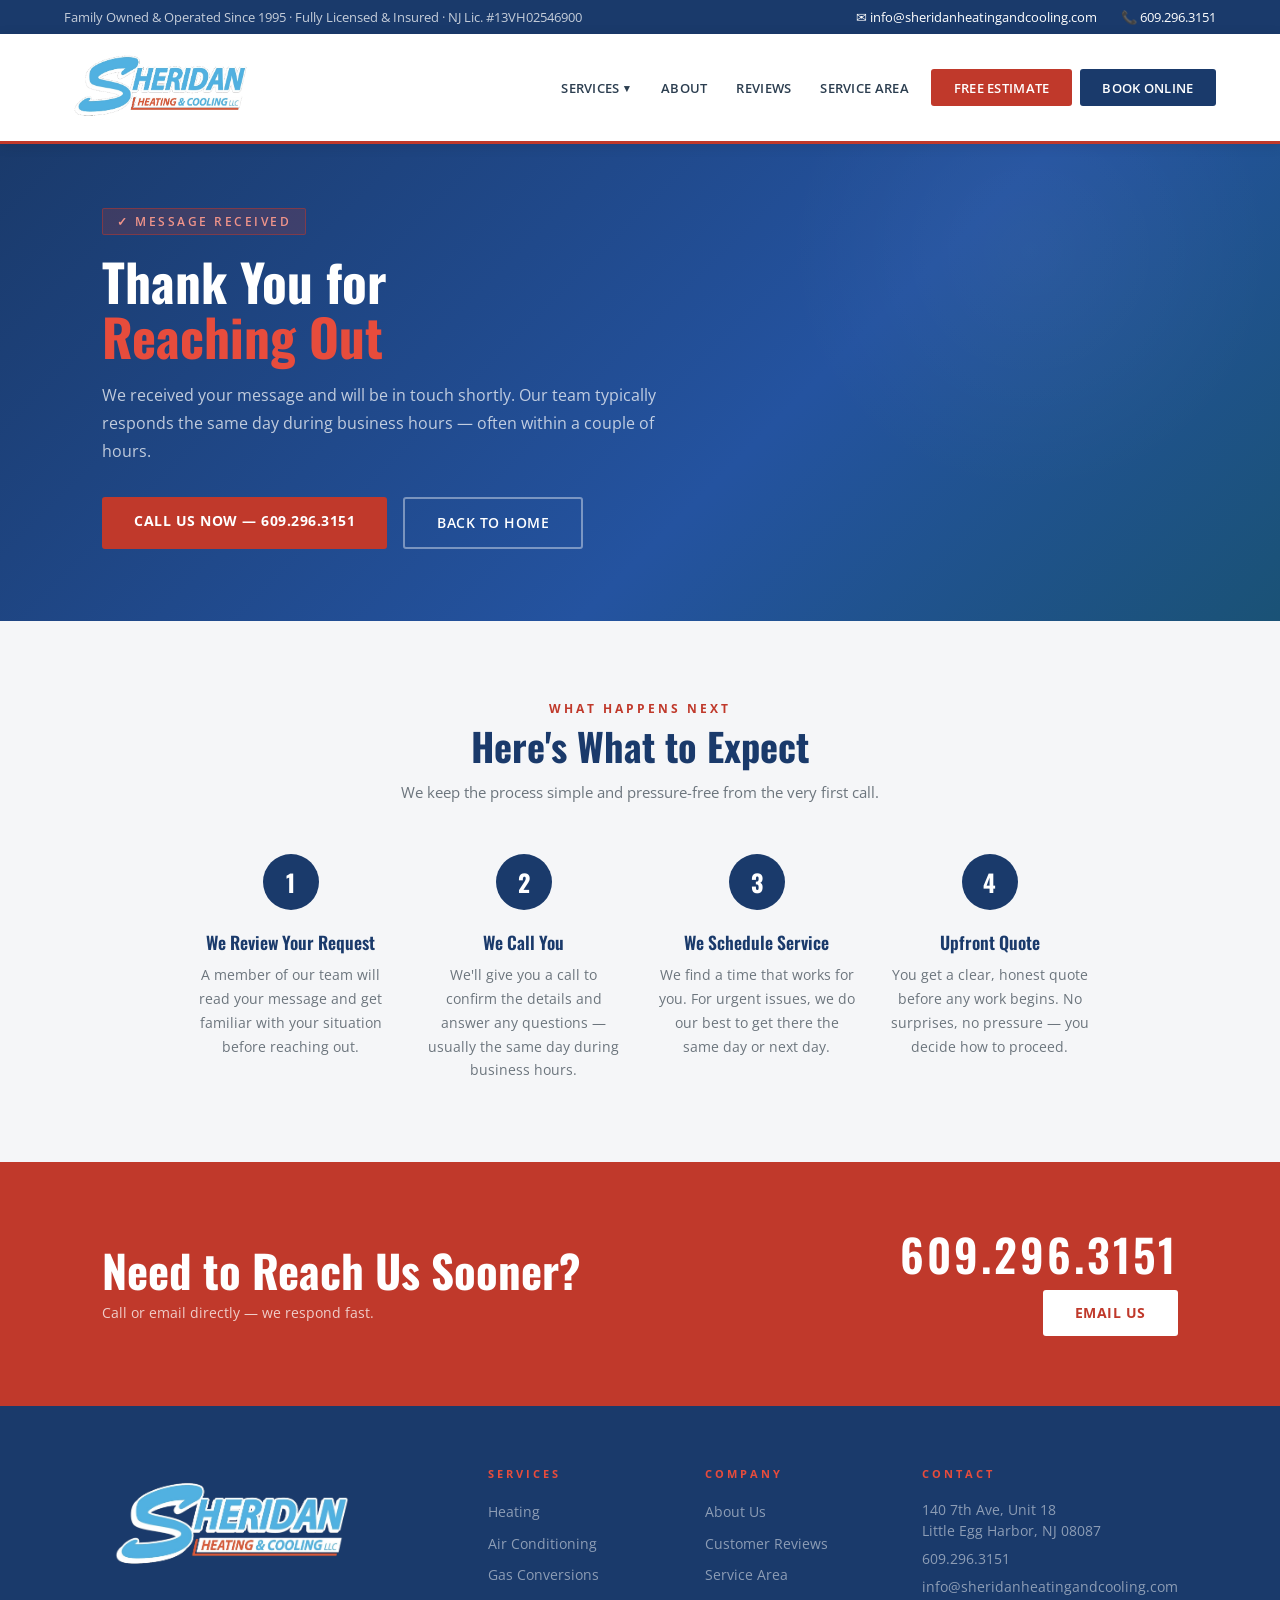
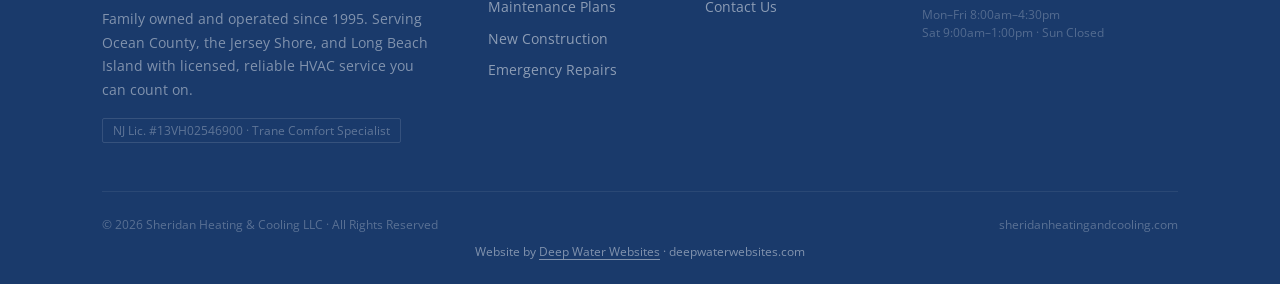
<file: thank-you.html>
<!DOCTYPE html>
<html lang="en">
<head>
<meta charset="UTF-8">
<meta name="viewport" content="width=device-width, initial-scale=1.0">
<title>Message Received | Sheridan Heating &amp; Cooling</title>
<meta name="robots" content="noindex, nofollow">
<link rel="preconnect" href="https://fonts.googleapis.com">
<link href="https://fonts.googleapis.com/css2?family=Oswald:wght@400;500;600;700&family=Open+Sans:ital,wght@0,300;0,400;0,600;1,400&display=swap" rel="stylesheet">
<link rel="stylesheet" href="styles.css">
</head>
<body>

<!-- TOP BAR -->
<div class="top-bar">
  <div class="top-bar-left">Family Owned &amp; Operated Since 1995 &middot; Fully Licensed &amp; Insured &middot; NJ Lic. #13VH02546900</div>
  <div class="top-bar-right">
    <a href="mailto:info@sheridanheatingandcooling.com">&#9993; info@sheridanheatingandcooling.com</a>
    <a href="tel:6092963151">&#128222; 609.296.3151</a>
  </div>
</div>

<!-- NAV -->
<nav>
  <a href="index.html" class="nav-logo">
    <img src="sheridan-logo.png" alt="Sheridan Heating &amp; Cooling">
  </a>
  <button class="nav-toggle" aria-label="Open navigation" aria-expanded="false">
    <span></span><span></span><span></span>
  </button>
  <ul class="nav-links">
    <li class="has-dropdown">
      <a href="#">Services <span class="caret">&#9660;</span></a>
      <ul class="dropdown">
        <li><a href="heating.html">Heating</a></li>
        <li><a href="cooling.html">Air Conditioning</a></li>
        <li><a href="gas-conversions.html">Gas Conversions</a></li>
        <li><a href="maintenance-agreements.html">Maintenance Plans</a></li>
      </ul>
    </li>
    <li><a href="about.html">About</a></li>
    <li><a href="index.html#reviews">Reviews</a></li>
    <li><a href="index.html#areas">Service Area</a></li>
    <li><a href="contact.html" class="nav-cta">Free Estimate</a></li>
    <li><a href="contact.html" class="nav-book">Book Online</a></li>
  </ul>
</nav>

<!-- THANK YOU HERO -->
<section class="page-hero">
  <div class="page-hero-content">
    <div class="page-hero-tag">&#10003; Message Received</div>
    <h1 class="page-hero-title">Thank You for<br><span class="red">Reaching Out</span></h1>
    <p class="page-hero-desc">We received your message and will be in touch shortly. Our team typically responds the same day during business hours &mdash; often within a couple of hours.</p>
    <div class="page-hero-btns">
      <a href="tel:6092963151" class="btn-red">Call Us Now &mdash; 609.296.3151</a>
      <a href="index.html" class="btn-outline-white">Back to Home</a>
    </div>
  </div>
</section>

<!-- WHAT HAPPENS NEXT -->
<section class="section-pad bg-offwhite" style="text-align:center;">
  <div style="max-width:640px;margin:0 auto;">
    <div class="section-tag">What Happens Next</div>
    <h2 class="section-title">Here's What to Expect</h2>
    <p class="section-sub" style="margin-bottom:3rem;">We keep the process simple and pressure-free from the very first call.</p>
  </div>
  <div class="process-steps" style="max-width:900px;margin:0 auto;">
    <div class="process-step">
      <div class="process-step-title">We Review Your Request</div>
      <p class="process-step-text">A member of our team will read your message and get familiar with your situation before reaching out.</p>
    </div>
    <div class="process-step">
      <div class="process-step-title">We Call You</div>
      <p class="process-step-text">We'll give you a call to confirm the details and answer any questions &mdash; usually the same day during business hours.</p>
    </div>
    <div class="process-step">
      <div class="process-step-title">We Schedule Service</div>
      <p class="process-step-text">We find a time that works for you. For urgent issues, we do our best to get there the same day or next day.</p>
    </div>
    <div class="process-step">
      <div class="process-step-title">Upfront Quote</div>
      <p class="process-step-text">You get a clear, honest quote before any work begins. No surprises, no pressure &mdash; you decide how to proceed.</p>
    </div>
  </div>
</section>

<!-- CTA -->
<section class="cta-banner">
  <div>
    <h2 class="cta-title">Need to Reach Us Sooner?</h2>
    <p class="cta-sub">Call or email directly &mdash; we respond fast.</p>
  </div>
  <div class="cta-right">
    <a href="tel:6092963151" class="cta-phone-big">609.296.3151</a>
    <a href="mailto:info@sheridanheatingandcooling.com" class="btn-white">Email Us</a>
  </div>
</section>

<!-- FOOTER -->
<footer>
  <div class="footer-grid">
    <div>
      <a href="index.html" class="footer-logo"><img src="sheridan-logo.png" alt="Sheridan Heating &amp; Cooling"></a>
      <p class="footer-desc">Family owned and operated since 1995. Serving Ocean County, the Jersey Shore, and Long Beach Island with licensed, reliable HVAC service you can count on.</p>
      <span class="footer-lic">NJ Lic. #13VH02546900 &middot; Trane Comfort Specialist</span>
    </div>
    <div class="footer-col">
      <h4>Services</h4>
      <ul>
        <li><a href="heating.html">Heating</a></li>
        <li><a href="cooling.html">Air Conditioning</a></li>
        <li><a href="gas-conversions.html">Gas Conversions</a></li>
        <li><a href="maintenance-agreements.html">Maintenance Plans</a></li>
        <li><a href="contact.html">New Construction</a></li>
        <li><a href="contact.html">Emergency Repairs</a></li>
      </ul>
    </div>
    <div class="footer-col">
      <h4>Company</h4>
      <ul>
        <li><a href="about.html">About Us</a></li>
        <li><a href="index.html#reviews">Customer Reviews</a></li>
        <li><a href="index.html#areas">Service Area</a></li>
        <li><a href="contact.html">Contact Us</a></li>
      </ul>
    </div>
    <div class="footer-col">
      <h4>Contact</h4>
      <div class="contact-line">140 7th Ave, Unit 18<br>Little Egg Harbor, NJ 08087</div>
      <div class="contact-line"><a href="tel:6092963151">609.296.3151</a></div>
      <div class="contact-line"><a href="mailto:info@sheridanheatingandcooling.com">info@sheridanheatingandcooling.com</a></div>
      <div class="contact-line" style="margin-top:0.5rem;font-size:0.78rem;opacity:0.5;">Mon&ndash;Fri 8:00am&ndash;4:30pm<br>Sat 9:00am&ndash;1:00pm &middot; Sun Closed</div>
    </div>
  </div>
  <div class="footer-bottom">
    <p>&copy; 2026 Sheridan Heating &amp; Cooling LLC &middot; All Rights Reserved</p>
    <p>sheridanheatingandcooling.com</p>
  </div>

  <div style="text-align:center;padding:0.6rem 0 0;font-size:12px;color:rgba(255,255,255,0.45);font-family:inherit;">Website by <a href="https://www.deepwaterwebsites.com" target="_blank" rel="noopener noreferrer" style="color:rgba(255,255,255,0.45);text-decoration:underline;text-underline-offset:3px;">Deep Water Websites</a> &middot; deepwaterwebsites.com</div>
</footer>

<script src="main.js"></script>
</body>
</html>
</file>
<file: styles.css>
@charset "UTF-8";
/* ============================================================
   SHERIDAN HEATING & COOLING — Shared Stylesheet
   sheridanheatingandcooling.com · Ocean County, NJ
   ============================================================ */

:root {
  --red:        #c0392b;
  --red-dark:   #96281b;
  --red-light:  #e74c3c;
  --blue:       #1a3a6b;
  --blue-mid:   #2453a0;
  --blue-light: #3498db;
  --white:      #ffffff;
  --off-white:  #f5f6f8;
  --gray:       #6c757d;
  --gray-light: #e9ecef;
  --text:       #2c3e50;
}

*, *::before, *::after { margin: 0; padding: 0; box-sizing: border-box; }
html { scroll-behavior: smooth; }
body { font-family: 'Open Sans', sans-serif; color: var(--text); background: var(--white); overflow-x: hidden; }
img { max-width: 100%; height: auto; display: block; }
a { text-decoration: none; }

/* ── TOP BAR ── */
.top-bar {
  background: var(--blue);
  padding: 8px 5%;
  display: flex; align-items: center; justify-content: space-between; flex-wrap: wrap; gap: 0.5rem;
}
.top-bar-left { font-size: 0.8rem; color: rgba(255,255,255,0.75); }
.top-bar-right { display: flex; gap: 1.5rem; align-items: center; }
.top-bar-right a { font-size: 0.82rem; color: var(--white); display: flex; align-items: center; gap: 6px; transition: color 0.2s; }
.top-bar-right a:hover { color: #aac8f0; }

/* ── NAV ── */
nav {
  background: var(--white);
  border-bottom: 3px solid var(--red);
  padding: 0 5%;
  display: flex; align-items: center; justify-content: space-between;
  height: 110px;
  position: sticky; top: 0; z-index: 1000;
  box-shadow: 0 2px 12px rgba(0,0,0,0.1);
}
/* breadcrumb is a <nav> — reset all inherited nav-bar styles */
nav.breadcrumb {
  background: transparent;
  border: none;
  padding: 0;
  height: auto;
  position: static;
  z-index: auto;
  box-shadow: none;
  justify-content: flex-start;
}
.nav-logo { display: inline-flex; align-items: center; flex-shrink: 0; }
.nav-logo img { height: 90px; width: auto; display: block; }
.nav-links { display: flex; gap: 0; list-style: none; align-items: center; }
.nav-links > li { position: relative; }
.nav-links > li > a {
  color: var(--text); font-size: 0.82rem; font-weight: 600;
  letter-spacing: 0.3px; text-transform: uppercase;
  padding: 0 0.9rem; height: 72px;
  display: flex; align-items: center;
  border-bottom: 3px solid transparent; margin-bottom: -3px;
  transition: color 0.2s, border-color 0.2s; white-space: nowrap;
}
.nav-links > li > a:hover,
.nav-links > li > a.active { color: var(--red); border-bottom-color: var(--red); }

/* Dropdown */
.dropdown {
  display: none; position: absolute; top: 100%; left: 0;
  background: var(--white); min-width: 220px;
  box-shadow: 0 8px 24px rgba(0,0,0,0.14);
  border-top: 3px solid var(--red); list-style: none; z-index: 9999;
}
.has-dropdown:hover .dropdown { display: block; }
.dropdown li a {
  display: block; padding: 0.75rem 1.4rem;
  font-size: 0.82rem; font-weight: 600; color: var(--text);
  text-transform: uppercase; letter-spacing: 0.3px;
  border-bottom: 1px solid var(--gray-light); transition: background 0.15s, color 0.15s;
}
.dropdown li:last-child a { border-bottom: none; }
.dropdown li a:hover { background: var(--off-white); color: var(--red); }
.caret { font-size: 0.65rem; margin-left: 2px; }

/* Nav CTA */
.nav-cta {
  background: var(--red) !important; color: var(--white) !important;
  padding: 0.6rem 1.4rem !important; height: auto !important;
  border-radius: 3px; border-bottom: none !important; margin-bottom: 0 !important; margin-left: 0.5rem;
}
.nav-cta:hover { background: var(--red-dark) !important; }

/* Nav Book Online (HCP) */
.nav-book {
  background: var(--blue) !important; color: var(--white) !important;
  padding: 0.6rem 1.4rem !important; height: auto !important;
  border-radius: 3px; border: none; border-bottom: none !important;
  margin-bottom: 0 !important; margin-left: 0.5rem;
  cursor: pointer; transition: background 0.2s;
  white-space: nowrap; text-decoration: none;
  display: inline-flex; align-items: center;
}
.nav-book:hover { background: var(--blue-mid) !important; color: var(--white) !important; }

/* Hamburger */
.nav-toggle {
  display: none; flex-direction: column; gap: 5px;
  background: none; border: none; cursor: pointer; padding: 8px;
}
.nav-toggle span {
  display: block; width: 24px; height: 2px; background: var(--text);
  transition: transform 0.25s, opacity 0.25s; border-radius: 2px;
}
.nav-toggle.active span:nth-child(1) { transform: translateY(7px) rotate(45deg); }
.nav-toggle.active span:nth-child(2) { opacity: 0; }
.nav-toggle.active span:nth-child(3) { transform: translateY(-7px) rotate(-45deg); }

/* ── HERO (homepage) ── */
.hero {
  background: linear-gradient(135deg, var(--blue) 0%, var(--blue-mid) 50%, #1a5276 100%);
  padding: 80px 8%;
  display: grid; grid-template-columns: 1.1fr 1fr; gap: 4rem; align-items: center;
  position: relative; overflow: hidden; z-index: 0;
}
.hero::before {
  content: ''; position: absolute; top: -50%; right: -10%; width: 600px; height: 600px;
  background: radial-gradient(circle, rgba(255,255,255,0.04) 0%, transparent 70%); border-radius: 50%;
}
.hero-eyebrow {
  display: inline-flex; align-items: center; gap: 8px;
  background: rgba(192,57,43,0.2); border: 1px solid rgba(192,57,43,0.5);
  color: #f1948a; font-size: 0.72rem; letter-spacing: 2.5px;
  text-transform: uppercase; font-weight: 600; padding: 5px 14px; border-radius: 2px; margin-bottom: 1.5rem;
}
.hero-eyebrow::before { content: '\2605'; }
.hero-title {
  font-family: 'Oswald', sans-serif; font-size: clamp(2.5rem, 4.5vw, 4.2rem);
  font-weight: 700; color: var(--white); line-height: 1.05; letter-spacing: 0.5px; margin-bottom: 1.2rem;
}
.hero-title .red { color: var(--red-light); }
.hero-desc { font-size: 1rem; color: rgba(255,255,255,0.7); line-height: 1.75; margin-bottom: 2.2rem; max-width: 480px; }
.hero-btns { display: flex; gap: 1rem; flex-wrap: wrap; margin-bottom: 2.5rem; }
.hero-phone-block { border-left: 3px solid var(--red); padding-left: 1rem; }
.hero-phone-label { font-size: 0.7rem; color: rgba(255,255,255,0.5); text-transform: uppercase; letter-spacing: 2px; margin-bottom: 3px; }
.hero-phone { font-family: 'Oswald', sans-serif; font-size: 2rem; color: var(--white); letter-spacing: 2px; font-weight: 600; transition: color 0.2s; }
.hero-phone:hover { color: #f1948a; }
.hero-stats { display: flex; flex-direction: column; gap: 1.2rem; }
.hero-stat {
  background: rgba(255,255,255,0.06); border: 1px solid rgba(255,255,255,0.1);
  border-radius: 4px; padding: 1.5rem 1.8rem; display: flex; align-items: center; gap: 1.5rem; transition: background 0.2s;
}
.hero-stat:hover { background: rgba(255,255,255,0.1); }
.hero-stat-num { font-family: 'Oswald', sans-serif; font-size: 2.8rem; color: var(--red-light); font-weight: 700; line-height: 1; min-width: 80px; }
.hero-stat-label { font-size: 0.85rem; color: rgba(255,255,255,0.7); line-height: 1.5; }
.hero-stat-label strong { color: var(--white); display: block; font-size: 0.95rem; margin-bottom: 2px; }

/* ── PAGE HERO (inner pages) ── */
.page-hero {
  background: linear-gradient(135deg, var(--blue) 0%, var(--blue-mid) 60%, #1a5276 100%);
  padding: 64px 8% 72px; position: relative; overflow: hidden; z-index: 0;
}
.page-hero::before {
  content: ''; position: absolute; top: -30%; right: 0; width: 500px; height: 500px;
  background: radial-gradient(circle, rgba(255,255,255,0.04) 0%, transparent 70%); border-radius: 50%;
}
.page-hero-content { position: relative; max-width: 700px; }
.breadcrumb {
  display: flex; align-items: center; gap: 0.5rem; margin-bottom: 1.2rem;
  font-size: 0.75rem; color: rgba(255,255,255,0.5); text-transform: uppercase; letter-spacing: 1.5px;
}
.breadcrumb a { color: rgba(255,255,255,0.5); transition: color 0.2s; }
.breadcrumb a:hover { color: var(--white); }
.breadcrumb-sep { color: rgba(255,255,255,0.3); }
.page-hero-tag {
  display: inline-flex; align-items: center; gap: 8px;
  background: rgba(192,57,43,0.2); border: 1px solid rgba(192,57,43,0.5);
  color: #f1948a; font-size: 0.72rem; letter-spacing: 2.5px;
  text-transform: uppercase; font-weight: 600; padding: 5px 14px; border-radius: 2px; margin-bottom: 1.2rem;
}
.page-hero-title {
  font-family: 'Oswald', sans-serif; font-size: clamp(2rem, 4vw, 3.4rem);
  font-weight: 700; color: var(--white); line-height: 1.08; margin-bottom: 1rem;
}
.page-hero-title .red { color: var(--red-light); }
.page-hero-desc { font-size: 1rem; color: rgba(255,255,255,0.72); line-height: 1.75; margin-bottom: 2rem; max-width: 580px; }
.page-hero-btns { display: flex; gap: 1rem; flex-wrap: wrap; }

/* ── BUTTONS ── */
.btn-red {
  background: var(--red); color: var(--white); padding: 0.9rem 2rem;
  font-weight: 700; font-size: 0.9rem; letter-spacing: 0.5px; text-transform: uppercase;
  border-radius: 3px; transition: background 0.2s, transform 0.15s; display: inline-block;
  border: none; cursor: pointer; font-family: inherit;
}
.btn-red:hover { background: var(--red-dark); transform: translateY(-2px); }
.btn-outline-white {
  border: 2px solid rgba(255,255,255,0.4); color: var(--white);
  padding: 0.9rem 2rem; font-weight: 600; font-size: 0.9rem;
  letter-spacing: 0.5px; text-transform: uppercase; border-radius: 3px;
  transition: all 0.2s; display: inline-block;
}
.btn-outline-white:hover { border-color: var(--white); background: rgba(255,255,255,0.08); }
/* Mobile-only Book Online CTA in homepage hero */
.btn-book-mobile { display: none; }
.btn-white {
  background: var(--white); color: var(--red); padding: 0.85rem 2rem;
  font-weight: 700; font-size: 0.85rem; letter-spacing: 0.5px; text-transform: uppercase;
  border-radius: 3px; transition: all 0.2s; display: inline-block;
}
.btn-white:hover { background: var(--off-white); transform: translateY(-1px); }
.btn-blue {
  background: var(--blue); color: var(--white); padding: 0.9rem 2rem;
  font-weight: 700; font-size: 0.9rem; letter-spacing: 0.5px; text-transform: uppercase;
  border-radius: 3px; transition: all 0.2s; display: inline-block;
}
.btn-blue:hover { background: var(--blue-mid); transform: translateY(-2px); }

/* ── TRUST STRIP ── */
.trust-strip {
  background: var(--red); padding: 14px 5%;
  display: flex; align-items: center; justify-content: center; gap: 2.5rem; flex-wrap: wrap;
}
.trust-item { display: flex; align-items: center; gap: 8px; color: var(--white); font-size: 0.8rem; font-weight: 600; letter-spacing: 0.5px; text-transform: uppercase; }
.trust-item svg { width: 16px; height: 16px; fill: white; opacity: 0.9; }
.trust-divider { width: 1px; height: 18px; background: rgba(255,255,255,0.3); }

/* ── SECTION HELPERS ── */
.section-tag { font-size: 0.72rem; text-transform: uppercase; letter-spacing: 3px; color: var(--red); font-weight: 700; margin-bottom: 0.6rem; }
.section-title { font-family: 'Oswald', sans-serif; font-size: clamp(1.8rem, 3vw, 2.8rem); font-weight: 700; color: var(--blue); line-height: 1.1; margin-bottom: 0.8rem; }
.section-sub { font-size: 0.95rem; color: var(--gray); line-height: 1.7; }
.text-center { text-align: center; }
.mx-auto { margin-left: auto; margin-right: auto; }
.section-pad { padding: 80px 8%; }
.section-pad-sm { padding: 56px 8%; }
.bg-offwhite { background: var(--off-white); }
.bg-white { background: var(--white); }
.bg-blue { background: var(--blue); }

/* ── SERVICES GRID (homepage) ── */
.services { padding: 90px 8%; background: var(--white); }
.services-intro { margin-bottom: 3rem; }
.services-grid { display: grid; grid-template-columns: repeat(3, 1fr); gap: 1px; background: var(--gray-light); border: 1px solid var(--gray-light); }
.svc-card { background: var(--white); padding: 2.5rem 2rem; transition: background 0.25s; position: relative; }
.svc-card::after { content: ''; position: absolute; bottom: 0; left: 0; width: 0; height: 3px; background: var(--red); transition: width 0.3s; }
.svc-card:hover { background: var(--off-white); }
.svc-card:hover::after { width: 100%; }
.svc-icon { width: 50px; height: 50px; border-radius: 4px; background: rgba(26,58,107,0.07); display: flex; align-items: center; justify-content: center; font-size: 1.4rem; margin-bottom: 1.2rem; }
.svc-name { font-family: 'Oswald', sans-serif; font-size: 1.3rem; font-weight: 600; color: var(--blue); margin-bottom: 0.6rem; letter-spacing: 0.5px; }
.svc-desc { font-size: 0.875rem; color: var(--gray); line-height: 1.7; }
.svc-link { display: inline-flex; align-items: center; gap: 6px; font-size: 0.8rem; font-weight: 700; color: var(--red); text-transform: uppercase; letter-spacing: 0.5px; margin-top: 1rem; transition: gap 0.2s; }
.svc-link:hover { gap: 10px; }

/* ── DETAIL CARDS ── */
.cards-grid { display: grid; grid-template-columns: repeat(auto-fit, minmax(260px, 1fr)); gap: 1.5rem; }
.detail-card {
  background: var(--white); border-radius: 4px; padding: 2rem;
  border: 1px solid var(--gray-light); box-shadow: 0 2px 12px rgba(0,0,0,0.05);
  transition: box-shadow 0.25s, transform 0.2s; position: relative;
}
.detail-card::before { content: ''; position: absolute; top: 0; left: 0; right: 0; height: 3px; background: var(--red); border-radius: 4px 4px 0 0; }
.detail-card:hover { box-shadow: 0 8px 30px rgba(0,0,0,0.1); transform: translateY(-3px); }
.detail-card-icon { font-size: 2rem; margin-bottom: 1rem; }
.detail-card-title { font-family: 'Oswald', sans-serif; font-size: 1.2rem; font-weight: 600; color: var(--blue); margin-bottom: 0.6rem; }
.detail-card-text { font-size: 0.875rem; color: var(--gray); line-height: 1.7; }

/* ── FEATURE (2-col) ── */
.feature-grid { display: grid; grid-template-columns: 1fr 1fr; gap: 4rem; align-items: center; }
.feature-visual {
  background: linear-gradient(135deg, var(--blue) 0%, var(--blue-mid) 100%);
  border-radius: 6px; padding: 3rem 2rem;
  display: flex; flex-direction: column; align-items: center; justify-content: center;
  min-height: 320px; text-align: center;
}
.feature-visual-icon { font-size: 5rem; margin-bottom: 1.5rem; }
.feature-visual-label { font-family: 'Oswald', sans-serif; font-size: 1.6rem; font-weight: 700; color: var(--white); letter-spacing: 1px; margin-bottom: 0.5rem; }
.feature-visual-sub { font-size: 0.875rem; color: rgba(255,255,255,0.65); line-height: 1.6; }

/* ── SERVICE LIST ── */
.service-list { list-style: none; display: flex; flex-direction: column; gap: 0.65rem; margin: 1.4rem 0; }
.service-list li { display: flex; align-items: flex-start; gap: 0.8rem; font-size: 0.9rem; color: var(--text); line-height: 1.55; }
.service-list li::before { content: ''; width: 8px; height: 8px; border-radius: 50%; background: var(--red); flex-shrink: 0; margin-top: 5px; }

/* ── PROCESS STEPS ── */
.process-steps { display: grid; grid-template-columns: repeat(auto-fit, minmax(200px, 1fr)); gap: 2rem; counter-reset: step; }
.process-step { text-align: center; position: relative; }
.process-step::before {
  counter-increment: step; content: counter(step);
  display: flex; align-items: center; justify-content: center;
  width: 56px; height: 56px; border-radius: 50%; background: var(--blue); color: var(--white);
  font-family: 'Oswald', sans-serif; font-size: 1.5rem; font-weight: 700; margin: 0 auto 1.2rem;
}
.process-step-title { font-family: 'Oswald', sans-serif; font-size: 1.1rem; font-weight: 600; color: var(--blue); margin-bottom: 0.5rem; }
.process-step-text { font-size: 0.875rem; color: var(--gray); line-height: 1.7; }

/* ── PLAN CARDS ── */
.plans-grid { display: grid; grid-template-columns: repeat(auto-fit, minmax(300px, 1fr)); gap: 2rem; }
.plan-card { background: var(--white); border-radius: 6px; padding: 2.5rem; border: 2px solid var(--gray-light); box-shadow: 0 2px 16px rgba(0,0,0,0.06); }
.plan-card.featured { border-color: var(--red); box-shadow: 0 8px 32px rgba(192,57,43,0.15); }
.plan-badge { display: inline-block; background: var(--red); color: var(--white); font-size: 0.68rem; font-weight: 700; text-transform: uppercase; letter-spacing: 1.5px; padding: 4px 12px; border-radius: 20px; margin-bottom: 1rem; }
.plan-name { font-family: 'Oswald', sans-serif; font-size: 1.8rem; font-weight: 700; color: var(--blue); margin-bottom: 0.3rem; }
.plan-price { font-family: 'Oswald', sans-serif; font-size: 2.8rem; font-weight: 700; color: var(--red); line-height: 1; }
.plan-price span { font-size: 1rem; font-weight: 400; color: var(--gray); }
.plan-divider { border: none; border-top: 1px solid var(--gray-light); margin: 1.5rem 0; }
.plan-features { list-style: none; display: flex; flex-direction: column; gap: 0.7rem; margin-bottom: 2rem; }
.plan-features li { display: flex; align-items: flex-start; gap: 0.7rem; font-size: 0.875rem; color: var(--text); line-height: 1.5; }
.plan-features li .check { color: var(--red); font-weight: 700; flex-shrink: 0; }

/* ── FAQ ── */
.faq-list { display: flex; flex-direction: column; max-width: 800px; }
.faq-item { border-bottom: 1px solid var(--gray-light); }
.faq-q { display: flex; justify-content: space-between; align-items: center; padding: 1.25rem 0; cursor: pointer; font-weight: 600; font-size: 0.95rem; color: var(--text); gap: 1rem; list-style: none; }
.faq-q::-webkit-details-marker { display: none; }
.faq-toggle { width: 26px; height: 26px; border-radius: 50%; background: var(--off-white); border: 1px solid var(--gray-light); display: flex; align-items: center; justify-content: center; flex-shrink: 0; font-size: 1.1rem; color: var(--blue); transition: background 0.2s, transform 0.3s; }
details[open] .faq-toggle { background: var(--blue); color: white; transform: rotate(45deg); }
.faq-a { padding: 0 0 1.2rem; font-size: 0.9rem; color: var(--gray); line-height: 1.75; }

/* ── CONTACT FORM ── */
.contact-layout { display: grid; grid-template-columns: 1.2fr 1fr; gap: 4rem; align-items: start; }
.contact-form-wrap { background: var(--white); border-radius: 6px; padding: 2.5rem; box-shadow: 0 4px 24px rgba(0,0,0,0.08); border: 1px solid var(--gray-light); }
.form-title { font-family: 'Oswald', sans-serif; font-size: 1.8rem; font-weight: 700; color: var(--blue); margin-bottom: 0.4rem; }
.form-sub { font-size: 0.875rem; color: var(--gray); margin-bottom: 1.8rem; }
.form-row { display: grid; grid-template-columns: 1fr 1fr; gap: 1rem; }
.form-group { display: flex; flex-direction: column; gap: 0.4rem; margin-bottom: 1.2rem; }
.form-group label { font-size: 0.8rem; font-weight: 700; text-transform: uppercase; letter-spacing: 0.5px; color: var(--text); }
.form-group input, .form-group select, .form-group textarea {
  padding: 0.75rem 1rem; border: 1.5px solid var(--gray-light);
  border-radius: 3px; font-size: 0.9rem; font-family: inherit;
  color: var(--text); background: var(--white); transition: border-color 0.2s, box-shadow 0.2s; width: 100%;
}
.form-group input:focus, .form-group select:focus, .form-group textarea:focus { outline: none; border-color: var(--blue); box-shadow: 0 0 0 3px rgba(26,58,107,0.1); }
.form-group textarea { resize: vertical; min-height: 120px; }
.form-submit { width: 100%; padding: 1rem; font-size: 1rem; font-weight: 700; letter-spacing: 0.5px; text-transform: uppercase; background: var(--red); color: var(--white); border: none; border-radius: 3px; cursor: pointer; font-family: inherit; transition: background 0.2s, transform 0.15s; }
.form-submit:hover { background: var(--red-dark); transform: translateY(-1px); }
.contact-info-block { display: flex; flex-direction: column; gap: 2rem; }
.contact-info-item { display: flex; gap: 1rem; align-items: flex-start; }
.contact-info-icon { width: 44px; height: 44px; border-radius: 4px; background: rgba(26,58,107,0.07); display: flex; align-items: center; justify-content: center; font-size: 1.2rem; flex-shrink: 0; }
.contact-info-label { font-size: 0.72rem; text-transform: uppercase; letter-spacing: 2px; color: var(--gray); font-weight: 700; margin-bottom: 0.3rem; }
.contact-info-value { font-size: 0.95rem; color: var(--text); line-height: 1.6; }
.contact-info-value a { color: var(--blue); font-weight: 600; }
.contact-info-value a:hover { color: var(--red); }
.map-wrap { border-radius: 6px; overflow: hidden; margin-top: 1.5rem; border: 1px solid var(--gray-light); }
.map-wrap iframe { width: 100%; height: 260px; border: none; display: block; }

/* ── WHY CHOOSE ── */
.why { padding: 90px 8%; background: var(--blue); display: grid; grid-template-columns: 1fr 1fr; gap: 5rem; align-items: center; }
.why-left .section-tag { color: #f1948a; }
.why-left .section-title { color: var(--white); }
.why-list { list-style: none; display: flex; flex-direction: column; gap: 0.9rem; margin: 1.5rem 0 2.5rem; }
.why-list li { display: flex; align-items: flex-start; gap: 0.9rem; color: rgba(255,255,255,0.85); font-size: 0.9rem; line-height: 1.5; }
.why-check { width: 22px; height: 22px; background: var(--red); border-radius: 50%; display: flex; align-items: center; justify-content: center; flex-shrink: 0; margin-top: 1px; }
.why-check svg { width: 10px; height: 10px; fill: white; }
.why-right { display: flex; flex-direction: column; gap: 1.2rem; }
.why-card { background: rgba(255,255,255,0.06); border: 1px solid rgba(255,255,255,0.1); border-radius: 4px; padding: 1.8rem; }
.why-card-head { display: flex; align-items: center; gap: 1rem; margin-bottom: 0.7rem; }
.why-card-icon { font-size: 1.5rem; }
.why-card-title { font-family: 'Oswald', sans-serif; font-size: 1.1rem; color: var(--white); font-weight: 600; }
.why-card-text { font-size: 0.85rem; color: rgba(255,255,255,0.55); line-height: 1.65; }

/* ── REVIEWS ── */
.reviews { padding: 90px 8%; background: var(--off-white); }
.reviews-intro { text-align: center; margin-bottom: 3rem; }
.star-row { font-size: 1.5rem; color: #f39c12; letter-spacing: 4px; margin-bottom: 0.5rem; }
.rating-display { font-family: 'Oswald', sans-serif; font-size: 4.5rem; color: var(--blue); line-height: 1; font-weight: 700; }
.rating-info { font-size: 0.8rem; text-transform: uppercase; letter-spacing: 2px; color: var(--gray); margin-top: 4px; }
.reviews-grid { display: grid; grid-template-columns: repeat(auto-fit, minmax(280px, 1fr)); gap: 1.5rem; }
.review-card { background: var(--white); border-radius: 3px; padding: 1.8rem; box-shadow: 0 2px 12px rgba(0,0,0,0.07); border-top: 4px solid var(--red); }
.rev-stars { color: #f39c12; font-size: 0.85rem; letter-spacing: 2px; margin-bottom: 0.8rem; }
.rev-text { font-style: italic; font-size: 0.925rem; color: #555; line-height: 1.75; margin-bottom: 1rem; }
.rev-author { font-size: 0.78rem; font-weight: 700; text-transform: uppercase; letter-spacing: 1px; color: var(--blue); }

/* ── SERVICE AREA ── */
.area-section { padding: 70px 8%; background: var(--white); text-align: center; }
.area-section .section-sub { max-width: 560px; margin: 0 auto 2.5rem; }
.area-tags { display: flex; flex-wrap: wrap; justify-content: center; gap: 0.6rem; max-width: 760px; margin: 0 auto; }
.area-tag { background: var(--off-white); border: 1.5px solid var(--gray-light); color: var(--text); padding: 0.45rem 1.1rem; border-radius: 20px; font-size: 0.82rem; font-weight: 600; transition: all 0.2s; cursor: default; }
.area-tag:hover { background: var(--blue); color: var(--white); border-color: var(--blue); }

/* ── STAT STRIP ── */
.stat-strip { background: var(--blue); padding: 50px 8%; display: grid; grid-template-columns: repeat(4, 1fr); gap: 2rem; text-align: center; }
.stat-item-num { font-family: 'Oswald', sans-serif; font-size: 3rem; font-weight: 700; color: var(--red-light); line-height: 1; margin-bottom: 0.4rem; }
.stat-item-label { font-size: 0.85rem; color: rgba(255,255,255,0.7); line-height: 1.5; }
.stat-item-label strong { color: var(--white); display: block; margin-bottom: 2px; }

/* ── CTA BANNER ── */
.cta-banner { background: var(--red); padding: 70px 8%; display: flex; align-items: center; justify-content: space-between; gap: 2rem; flex-wrap: wrap; }
.cta-title { font-family: 'Oswald', sans-serif; font-size: clamp(1.8rem, 3.5vw, 3rem); color: var(--white); font-weight: 700; line-height: 1.1; margin-bottom: 0.5rem; }
.cta-sub { font-size: 0.9rem; color: rgba(255,255,255,0.75); }
.cta-right { display: flex; flex-direction: column; align-items: flex-end; gap: 0.8rem; }
.cta-phone-big { font-family: 'Oswald', sans-serif; font-size: 2.8rem; color: var(--white); letter-spacing: 3px; font-weight: 600; line-height: 1; }
.cta-phone-big:hover { opacity: 0.85; }

/* ── ABOUT ── */
.about-story { display: grid; grid-template-columns: 1fr 1fr; gap: 4rem; align-items: center; }
.about-photo { background: linear-gradient(160deg, var(--blue) 0%, var(--blue-mid) 100%); border-radius: 6px; padding: 3rem; min-height: 380px; display: flex; flex-direction: column; justify-content: flex-end; }
.about-photo-cap { font-family: 'Oswald', sans-serif; font-size: 1.6rem; font-weight: 700; color: var(--white); margin-bottom: 0.3rem; }
.about-photo-sub { font-size: 0.85rem; color: rgba(255,255,255,0.65); }
.cert-row { display: flex; flex-wrap: wrap; gap: 0.8rem; margin-top: 1.5rem; }
.cert-badge { background: rgba(26,58,107,0.08); border: 1.5px solid rgba(26,58,107,0.2); color: var(--blue); font-size: 0.78rem; font-weight: 700; text-transform: uppercase; letter-spacing: 0.5px; padding: 0.4rem 0.9rem; border-radius: 3px; }
.history-grid { display: grid; grid-template-columns: 1fr 1fr; gap: 4rem; align-items: start; }
.timeline { display: flex; flex-direction: column; gap: 0; }
.timeline-item { display: flex; gap: 1.5rem; padding-bottom: 2rem; position: relative; }
.timeline-item::before { content: ''; position: absolute; left: 19px; top: 40px; bottom: 0; width: 2px; background: var(--gray-light); }
.timeline-item:last-child::before { display: none; }
.timeline-dot { width: 40px; height: 40px; border-radius: 50%; background: var(--blue); display: flex; align-items: center; justify-content: center; flex-shrink: 0; font-family: 'Oswald', sans-serif; font-size: 0.7rem; font-weight: 700; color: white; text-align: center; line-height: 1.2; }
.timeline-year { font-family: 'Oswald', sans-serif; font-size: 0.85rem; color: var(--red); font-weight: 700; letter-spacing: 1px; margin-bottom: 0.3rem; }
.timeline-text { font-size: 0.9rem; color: var(--text); line-height: 1.6; }

/* ── SAVINGS BOX ── */
.savings-box { background: var(--blue); border-radius: 6px; padding: 2.5rem; color: white; }
.savings-box-title { font-family: 'Oswald', sans-serif; font-size: 1.6rem; font-weight: 700; color: var(--white); margin-bottom: 1rem; }
.savings-row { display: flex; justify-content: space-between; align-items: center; padding: 0.9rem 0; border-bottom: 1px solid rgba(255,255,255,0.1); font-size: 0.9rem; }
.savings-row:last-of-type { border-bottom: none; }
.savings-label { color: rgba(255,255,255,0.75); }
.savings-val { font-family: 'Oswald', sans-serif; font-size: 1.3rem; font-weight: 700; color: var(--red-light); }
.savings-disclaimer { font-size: 0.75rem; color: rgba(255,255,255,0.4); margin-top: 1rem; line-height: 1.6; }

/* ── FOOTER ── */
footer { background: var(--blue); padding: 60px 8% 24px; }
.footer-grid { display: grid; grid-template-columns: 2fr 1fr 1fr 1.2fr; gap: 3rem; margin-bottom: 3rem; }
.footer-logo { display: block; max-width: 260px; margin-bottom: 1.25rem; }
.footer-logo img { width: 100%; height: auto; display: block; }
.footer-desc { font-size: 0.85rem; color: rgba(255,255,255,0.45); line-height: 1.75; margin-bottom: 1rem; }
.footer-lic { font-size: 0.72rem; color: rgba(255,255,255,0.3); border: 1px solid rgba(255,255,255,0.12); padding: 4px 10px; display: inline-block; border-radius: 2px; }
.footer-col h4 { font-size: 0.7rem; text-transform: uppercase; letter-spacing: 3px; color: var(--red-light); margin-bottom: 1.2rem; font-weight: 700; }
.footer-col ul { list-style: none; display: flex; flex-direction: column; gap: 0.6rem; }
.footer-col ul li a { font-size: 0.85rem; color: rgba(255,255,255,0.5); transition: color 0.2s; }
.footer-col ul li a:hover { color: var(--white); }
.contact-line { font-size: 0.85rem; color: rgba(255,255,255,0.5); margin-bottom: 0.5rem; line-height: 1.5; }
.contact-line a { color: inherit; }
.contact-line a:hover { color: var(--white); }
.footer-bottom { border-top: 1px solid rgba(255,255,255,0.07); padding-top: 1.5rem; display: flex; justify-content: space-between; flex-wrap: wrap; gap: 0.5rem; }
.footer-bottom p { font-size: 0.78rem; color: rgba(255,255,255,0.28); }

/* ── REVIEW CTA ── */
.review-cta { background: var(--off-white); padding: 56px 8%; text-align: center; border-top: 1px solid var(--gray-light); }
.review-cta-tag { font-size: 0.7rem; text-transform: uppercase; letter-spacing: 3px; color: var(--red); font-weight: 700; margin-bottom: 0.8rem; }
.review-cta h2 { font-family: 'Oswald', sans-serif; font-size: 1.9rem; font-weight: 700; color: var(--blue); margin-bottom: 0.7rem; }
.review-cta p { font-size: 0.95rem; color: var(--gray); margin-bottom: 2rem; }
.review-cta-btns { display: flex; gap: 1rem; justify-content: center; flex-wrap: wrap; }
.btn-review-google { display: inline-block; padding: 0.8rem 2rem; background: var(--red); color: var(--white); font-family: 'Oswald', sans-serif; font-size: 1rem; font-weight: 600; letter-spacing: 0.5px; text-transform: uppercase; border-radius: 3px; transition: background 0.2s, transform 0.15s; }
.btn-review-google:hover { background: var(--red-dark); transform: translateY(-2px); }
.btn-review-yelp { display: inline-block; padding: 0.8rem 2rem; background: transparent; color: var(--blue); font-family: 'Oswald', sans-serif; font-size: 1rem; font-weight: 600; letter-spacing: 0.5px; text-transform: uppercase; border-radius: 3px; border: 2px solid var(--blue); transition: background 0.2s, color 0.2s, transform 0.15s; }
.btn-review-yelp:hover { background: var(--blue); color: var(--white); transform: translateY(-2px); }

/* ── ANIMATIONS ── */
@keyframes fadeUp { from { opacity: 0; transform: translateY(20px); } to { opacity: 1; transform: translateY(0); } }
.animate-1 { animation: fadeUp 0.5s ease both; }
.animate-2 { animation: fadeUp 0.5s 0.1s ease both; }
.animate-3 { animation: fadeUp 0.5s 0.2s ease both; }
.animate-4 { animation: fadeUp 0.5s 0.3s ease both; }
.animate-5 { animation: fadeUp 0.5s 0.4s ease both; }

/* ── RESPONSIVE ── */
@media (max-width: 960px) {
  .nav-toggle { display: flex; }
  .nav-links {
    display: none; position: absolute; top: 72px; left: 0; right: 0;
    background: var(--white); flex-direction: column; align-items: stretch;
    border-top: 1px solid var(--gray-light); box-shadow: 0 8px 20px rgba(0,0,0,0.12); z-index: 199;
  }
  .nav-links.open { display: flex; }
  .nav-links > li > a { height: auto; padding: 0.9rem 5%; border-bottom: 1px solid var(--gray-light); margin-bottom: 0 !important; }
  .nav-links > li > a.active,
  .nav-links > li > a:hover { border-bottom-color: var(--gray-light); border-left: 3px solid var(--red); padding-left: calc(5% - 3px); }
  /* Mobile dropdown: hide on hover, show on .dd-open */
  .has-dropdown:hover .dropdown { display: none; }
  .has-dropdown.dd-open .dropdown { display: block; position: static; box-shadow: none; border-top: none; border-left: 3px solid var(--red); margin-left: 1.5rem; min-width: auto; }
  .nav-cta { margin: 0.8rem 5% !important; border-radius: 3px; text-align: center; height: auto !important; display: block; }
  .nav-book { margin: 0.8rem 5% !important; border-radius: 3px; text-align: center; height: auto !important; display: block; justify-content: center; }
  .btn-book-mobile {
    display: inline-block;
    background: var(--blue); color: var(--white);
    padding: 0.9rem 2rem; font-weight: 700; font-size: 0.9rem;
    letter-spacing: 0.5px; text-transform: uppercase;
    border-radius: 3px; transition: background 0.2s;
    text-decoration: none;
  }
  .btn-book-mobile:hover { background: var(--blue-mid); }
  /* Layout */
  .hero { grid-template-columns: 1fr; }
  .hero-stats { flex-direction: row; flex-wrap: wrap; }
  .hero-stat { flex: 1 1 200px; }
  .why { grid-template-columns: 1fr; gap: 3rem; }
  .services-grid { grid-template-columns: repeat(2, 1fr); }
  .footer-grid { grid-template-columns: 1fr 1fr; }
  .cta-right { align-items: flex-start; }
  .feature-grid { grid-template-columns: 1fr; }
  .about-story { grid-template-columns: 1fr; }
  .history-grid { grid-template-columns: 1fr; gap: 2rem; }
  .contact-layout { grid-template-columns: 1fr; }
  .stat-strip { grid-template-columns: repeat(2, 1fr); }
}
@media (max-width: 600px) {
  .services-grid { grid-template-columns: 1fr; }
  .footer-grid { grid-template-columns: 1fr; }
  .trust-strip { gap: 1rem; }
  .trust-divider { display: none; }
  .form-row { grid-template-columns: 1fr; }
  .stat-strip { gap: 1.5rem; }
  .plans-grid { grid-template-columns: 1fr; }
  .top-bar { justify-content: center; text-align: center; }
  .top-bar-left { display: none; }
}
</file>
